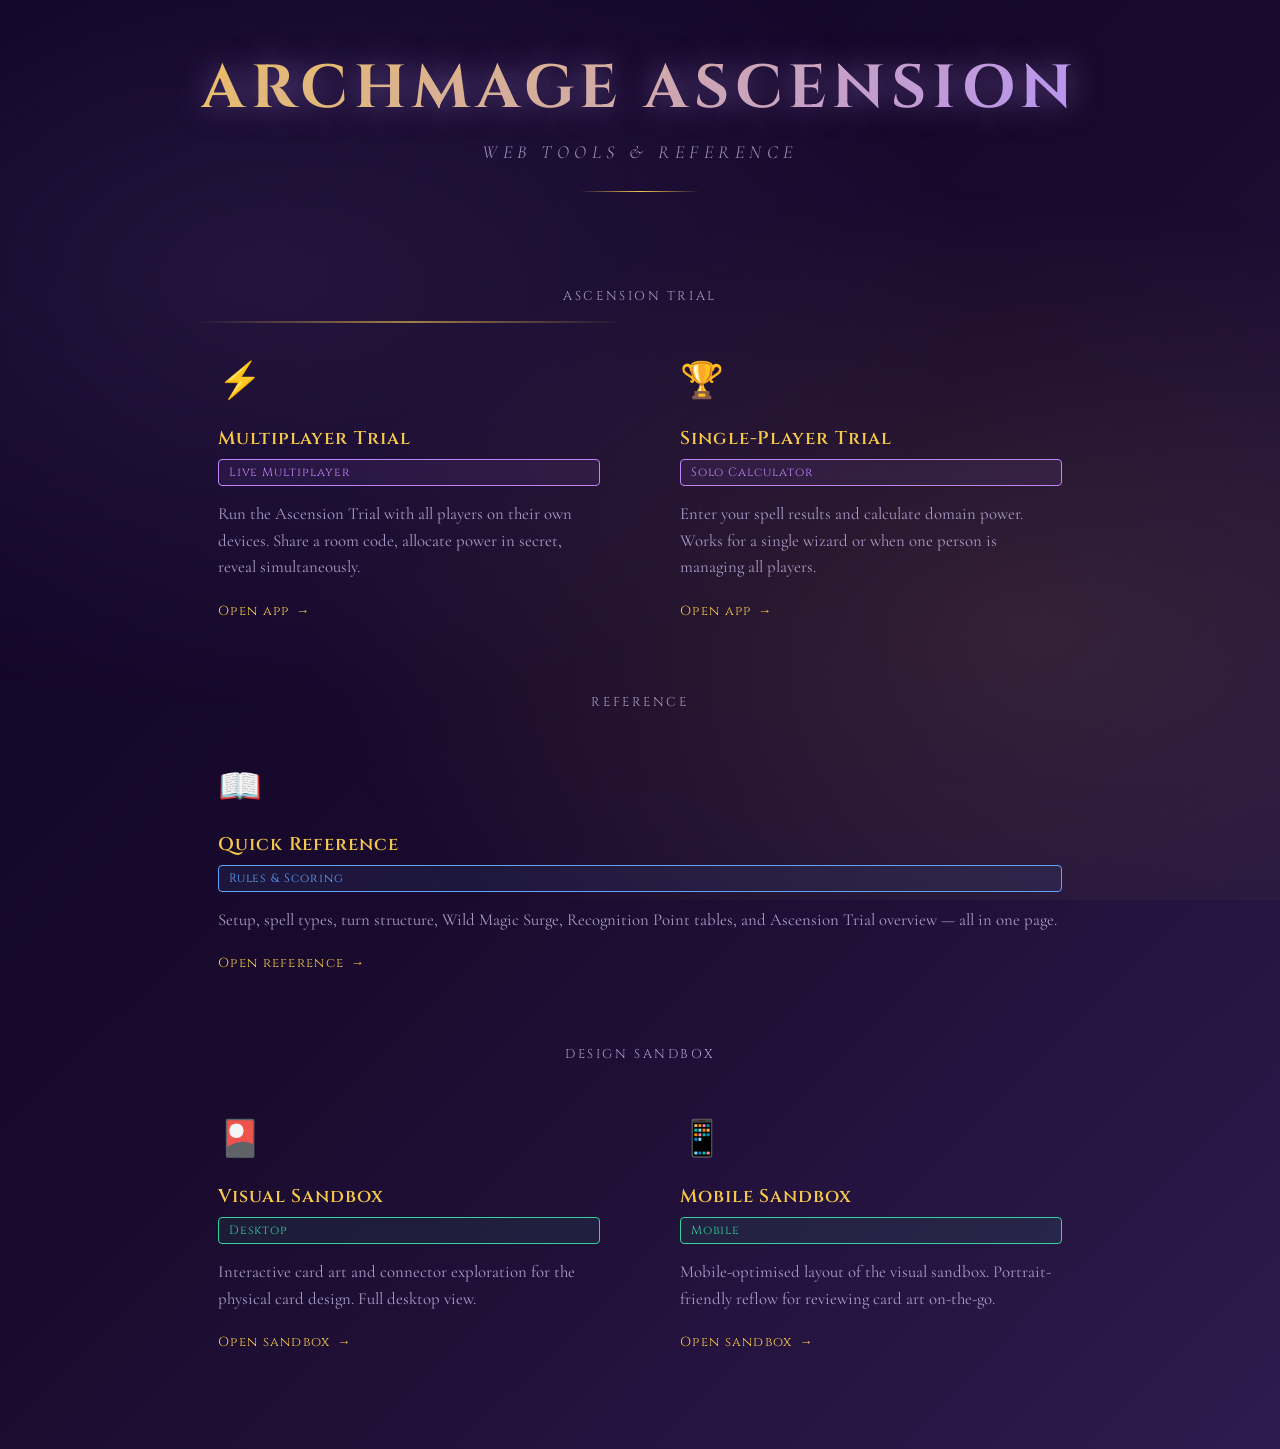
<file: index.html>
<!DOCTYPE html>
<html lang="en">
<head>
  <meta charset="UTF-8">
  <meta name="viewport" content="width=device-width, initial-scale=1.0">
  <title>Archmage Ascension</title>
  <link href="https://fonts.googleapis.com/css2?family=Cinzel:wght@400;600;700&family=Cormorant+Garamond:wght@300;400;500;600&display=swap" rel="stylesheet">
  <link rel="stylesheet" href="archmage-theme.css">
  <style>
    body {
      min-height: 100vh;
      display: flex;
      flex-direction: column;
      align-items: center;
      padding: 3rem 1.5rem 4rem;
    }

    .landing-header {
      text-align: center;
      margin-bottom: 3.5rem;
    }

    .landing-header h1 {
      font-size: clamp(2.2rem, 6vw, 3.8rem);
      margin-bottom: 0.5rem;
    }

    .landing-header .subtitle {
      font-size: 1.15rem;
      color: var(--text-dim);
      font-family: 'Cormorant Garamond', serif;
      font-style: italic;
    }

    .divider-line {
      width: 120px;
      height: 1px;
      background: linear-gradient(90deg, transparent, var(--gold), transparent);
      margin: 1.5rem auto 0;
    }

    .app-grid {
      display: grid;
      grid-template-columns: repeat(auto-fit, minmax(280px, 1fr));
      gap: 1.5rem;
      width: 100%;
      max-width: 900px;
    }

    .app-card {
      display: flex;
      flex-direction: column;
      background: var(--surface);
      border: 1px solid var(--border);
      border-radius: 12px;
      padding: 2rem 1.75rem;
      text-decoration: none;
      color: inherit;
      transition: transform 0.2s ease, border-color 0.2s ease, box-shadow 0.2s ease;
      position: relative;
      overflow: hidden;
    }

    .app-card::before {
      content: '';
      position: absolute;
      top: 0; left: 0; right: 0;
      height: 2px;
      background: linear-gradient(90deg, transparent, var(--gold), transparent);
      opacity: 0;
      transition: opacity 0.2s ease;
    }

    .app-card:hover {
      transform: translateY(-4px);
      border-color: rgba(246, 201, 74, 0.4);
      box-shadow: 0 12px 40px rgba(0,0,0,0.4), 0 0 30px rgba(246, 201, 74, 0.08);
    }

    .app-card:hover::before {
      opacity: 1;
    }

    .app-card.featured {
      border-color: rgba(246, 201, 74, 0.35);
      background: linear-gradient(135deg, rgba(246,201,74,0.06), var(--surface));
    }

    .app-card.featured::before {
      opacity: 0.6;
    }

    .app-icon {
      font-size: 2.2rem;
      margin-bottom: 1rem;
      display: block;
    }

    .app-card h2 {
      font-family: 'Cinzel', serif;
      font-size: 1.15rem;
      font-weight: 600;
      color: var(--gold);
      margin: 0 0 0.5rem;
      letter-spacing: 0.05em;
    }

    .app-card .tag {
      display: inline-block;
      font-size: 0.75rem;
      font-family: 'Cinzel', serif;
      letter-spacing: 0.08em;
      padding: 0.2rem 0.6rem;
      border-radius: 4px;
      margin-bottom: 0.9rem;
      border: 1px solid;
    }

    .tag-trial {
      color: #c084fc;
      border-color: rgba(192, 132, 252, 0.4);
      background: rgba(192, 132, 252, 0.08);
    }

    .tag-reference {
      color: #60a5fa;
      border-color: rgba(96, 165, 250, 0.4);
      background: rgba(96, 165, 250, 0.08);
    }

    .tag-sandbox {
      color: #34d399;
      border-color: rgba(52, 211, 153, 0.4);
      background: rgba(52, 211, 153, 0.08);
    }

    .app-card p {
      font-family: 'Cormorant Garamond', serif;
      font-size: 1.05rem;
      color: var(--text-dim);
      line-height: 1.6;
      margin: 0;
      flex: 1;
    }

    .app-card .cta {
      margin-top: 1.25rem;
      font-family: 'Cinzel', serif;
      font-size: 0.82rem;
      letter-spacing: 0.1em;
      color: var(--gold);
      display: flex;
      align-items: center;
      gap: 0.4rem;
    }

    .app-card .cta::after {
      content: '→';
      transition: transform 0.2s ease;
    }

    .app-card:hover .cta::after {
      transform: translateX(4px);
    }

    .section-label {
      width: 100%;
      max-width: 900px;
      font-family: 'Cinzel', serif;
      font-size: 0.8rem;
      letter-spacing: 0.2em;
      color: var(--text-dim);
      text-transform: uppercase;
      margin: 2.5rem 0 1rem;
      display: flex;
      align-items: center;
      gap: 1rem;
    }

    .section-label::before,
    .section-label::after {
      content: '';
      flex: 1;
      height: 1px;
      background: var(--border);
    }

    @media (max-width: 520px) {
      body { padding: 2rem 1rem 3rem; }
      .landing-header { margin-bottom: 2rem; }
      .app-grid { gap: 1rem; }
    }
  </style>
</head>
<body>
  <header class="landing-header">
    <h1>ARCHMAGE ASCENSION</h1>
    <p class="subtitle">Web Tools &amp; Reference</p>
    <div class="divider-line"></div>
  </header>

  <div class="section-label">Ascension Trial</div>

  <div class="app-grid">
    <a href="trials-multiplayer.html" class="app-card featured">
      <span class="app-icon">⚡</span>
      <h2>Multiplayer Trial</h2>
      <span class="tag tag-trial">Live Multiplayer</span>
      <p>Run the Ascension Trial with all players on their own devices. Share a room code, allocate power in secret, reveal simultaneously.</p>
      <span class="cta">Open app</span>
    </a>

    <a href="trials.html" class="app-card">
      <span class="app-icon">🏆</span>
      <h2>Single-Player Trial</h2>
      <span class="tag tag-trial">Solo Calculator</span>
      <p>Enter your spell results and calculate domain power. Works for a single wizard or when one person is managing all players.</p>
      <span class="cta">Open app</span>
    </a>
  </div>

  <div class="section-label">Reference</div>

  <div class="app-grid" style="max-width: 900px;">
    <a href="archmage-reference.html" class="app-card">
      <span class="app-icon">📖</span>
      <h2>Quick Reference</h2>
      <span class="tag tag-reference">Rules &amp; Scoring</span>
      <p>Setup, spell types, turn structure, Wild Magic Surge, Recognition Point tables, and Ascension Trial overview — all in one page.</p>
      <span class="cta">Open reference</span>
    </a>
  </div>

  <div class="section-label">Design Sandbox</div>

  <div class="app-grid">
    <a href="playtable.html" class="app-card">
      <span class="app-icon">🎴</span>
      <h2>Visual Sandbox</h2>
      <span class="tag tag-sandbox">Desktop</span>
      <p>Interactive card art and connector exploration for the physical card design. Full desktop view.</p>
      <span class="cta">Open sandbox</span>
    </a>

    <a href="playtable-mobile.html" class="app-card">
      <span class="app-icon">📱</span>
      <h2>Mobile Sandbox</h2>
      <span class="tag tag-sandbox">Mobile</span>
      <p>Mobile-optimised layout of the visual sandbox. Portrait-friendly reflow for reviewing card art on-the-go.</p>
      <span class="cta">Open sandbox</span>
    </a>
  </div>
</body>
</html>
</file>
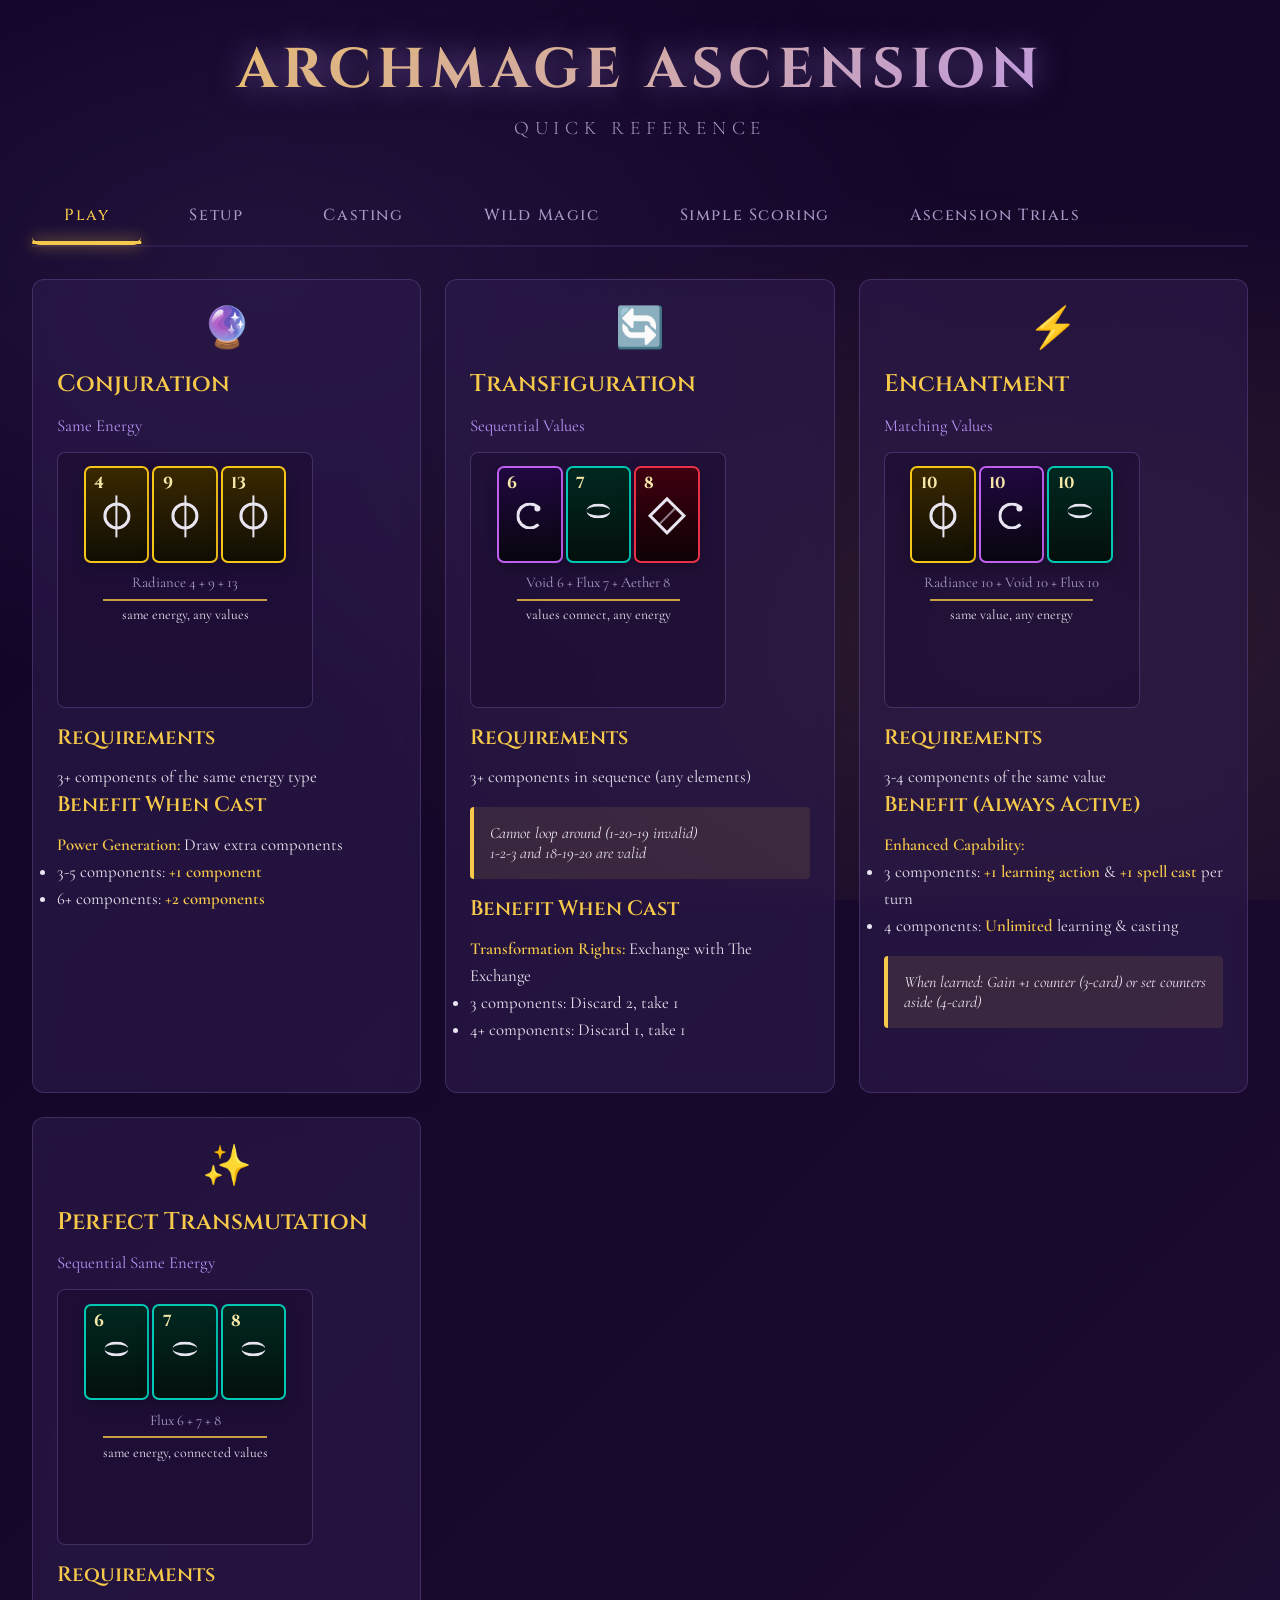
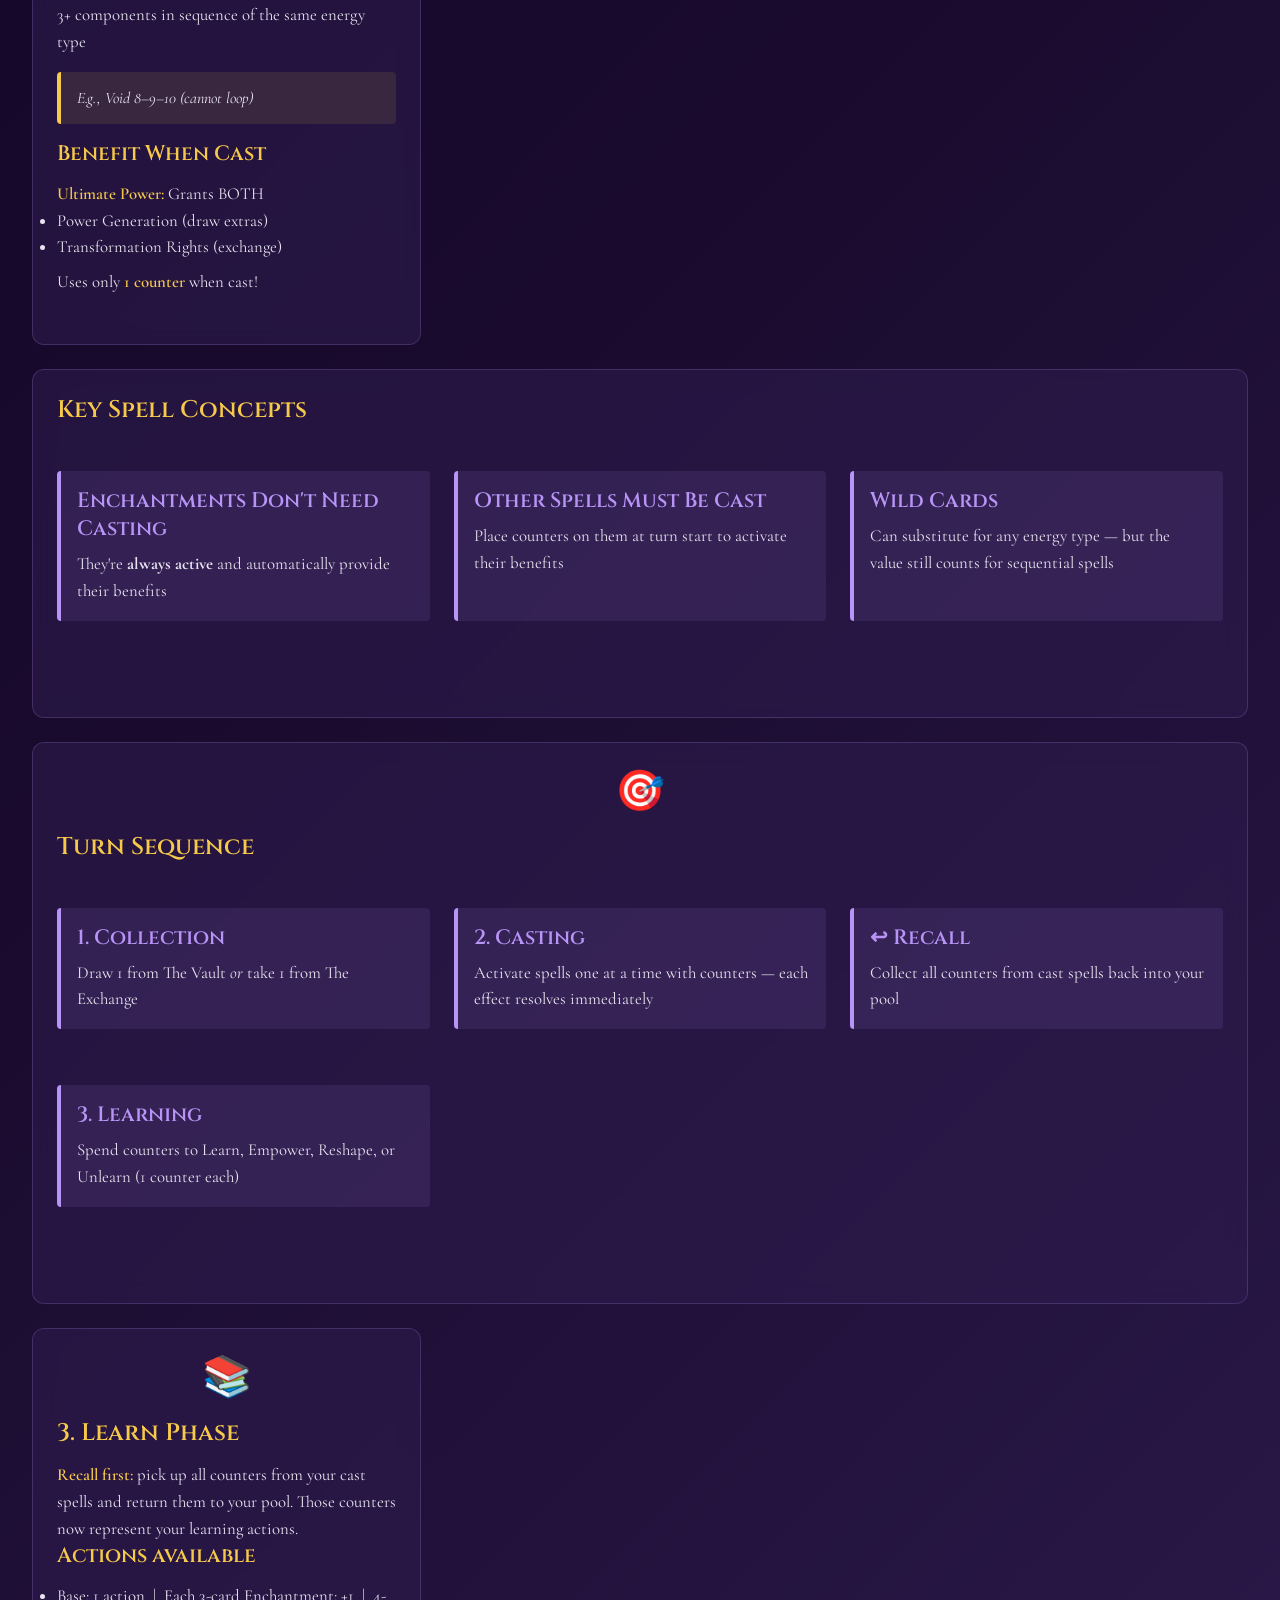
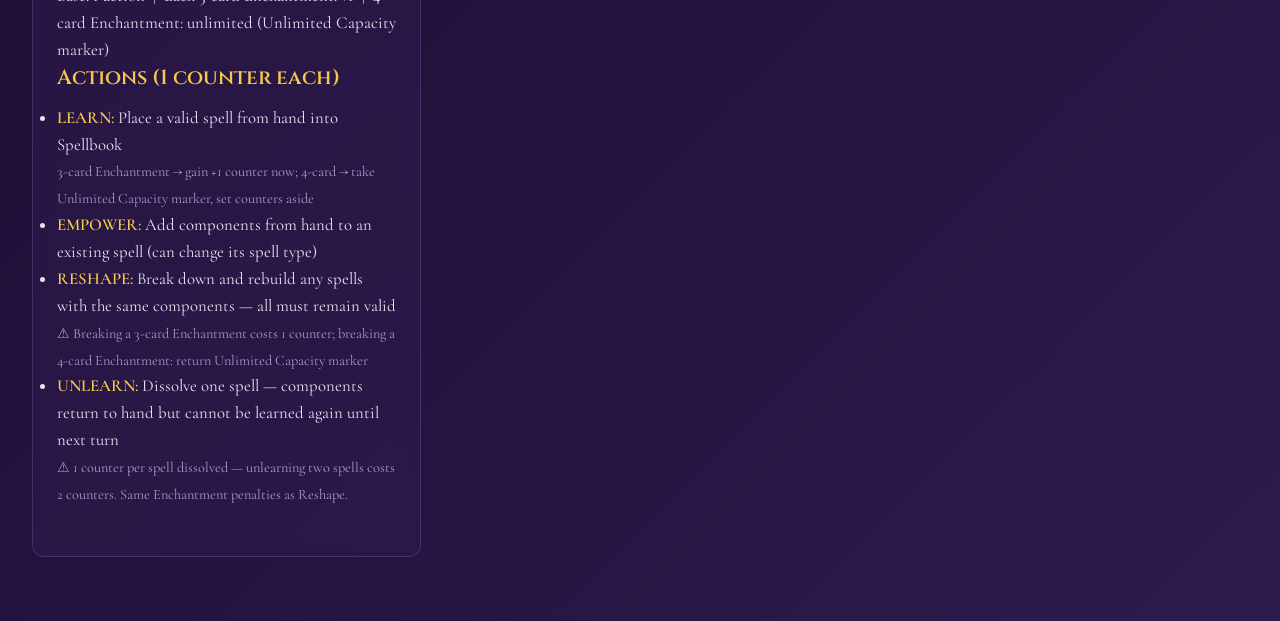
<file: archmage-reference.html>
﻿<!DOCTYPE html>
<html lang="en">
<head>
    <meta charset="UTF-8">
    <meta name="viewport" content="width=device-width, initial-scale=1.0">
    <title>Archmage Ascension - Quick Reference</title>
    <link href="https://fonts.googleapis.com/css2?family=Cinzel:wght@400;600;700&family=Cormorant+Garamond:wght@300;400;500;600&display=swap" rel="stylesheet">
    <link rel="stylesheet" href="archmage-theme.css">
    <style>
        .spell-entry-header {
            display: flex;
            align-items: flex-start;
            justify-content: space-between;
            gap: 1rem;
        }

        .spell-combo-example {
            flex: 0 1 16rem;
            width: min(16rem, 100%);
            max-width: 100%;
            margin: 0.75rem 0 1rem;
            padding: 0.85rem;
            background: rgba(26, 11, 46, 0.5);
            border: 1px solid rgba(183, 148, 246, 0.24);
            border-radius: 8px;
        }

        .spell-combo-cards {
            display: flex;
            gap: 0.18rem;
            justify-content: center;
            min-width: 0;
        }

        .spell-mini-card {
            width: clamp(3.35rem, 7vw, 4.1rem);
            aspect-ratio: 64 / 94;
            position: relative;
            flex: 0 1 4.1rem;
            border: 2px solid currentColor;
            border-radius: 7px;
            background: linear-gradient(180deg, var(--mini-bg-1), var(--mini-bg-2));
            box-shadow: 0 0.35rem 0.85rem rgba(0, 0, 0, 0.26);
            color: var(--mini-bright);
        }

        .spell-mini-value {
            position: absolute;
            top: 0.45rem;
            left: 0.52rem;
            font-family: 'Cinzel', serif;
            font-size: 1rem;
            font-weight: 700;
            line-height: 1;
            color: #f7e7a8;
        }

        .spell-mini-symbol {
            position: absolute;
            left: 50%;
            top: 52%;
            width: 1.7rem;
            height: 1.7rem;
            transform: translate(-50%, -50%);
        }

        .spell-mini-symbol::before,
        .spell-mini-symbol::after {
            content: '';
            position: absolute;
            inset: 0;
        }

        .spell-mini-symbol.radiance::before {
            border: 3px solid currentColor;
            border-radius: 50%;
        }

        .spell-mini-symbol.radiance::after {
            left: 50%;
            top: -0.45rem;
            bottom: -0.45rem;
            width: 2px;
            transform: translateX(-50%);
            background: currentColor;
        }

        .spell-mini-symbol.void::before {
            border: 3px solid currentColor;
            border-right-color: transparent;
            border-radius: 50%;
        }

        .spell-mini-symbol.void::after {
            width: 0.36rem;
            height: 0.36rem;
            left: 1.15rem;
            top: 0.18rem;
            border-radius: 50%;
            background: currentColor;
        }

        .spell-mini-symbol.flux::before,
        .spell-mini-symbol.flux::after {
            left: 0.08rem;
            right: 0.08rem;
            height: 0.8rem;
            border: 3px solid currentColor;
            border-left: 0;
            border-right: 0;
            border-radius: 50%;
        }

        .spell-mini-symbol.flux::before {
            top: 0.05rem;
            border-bottom: 0;
        }

        .spell-mini-symbol.flux::after {
            bottom: 0.05rem;
            border-top: 0;
        }

        .spell-mini-symbol.aether {
            transform: translate(-50%, -50%) rotate(45deg);
            border: 3px solid currentColor;
        }

        .spell-mini-symbol.aether::before {
            left: 50%;
            width: 2px;
            transform: translateX(-50%);
            background: currentColor;
            opacity: 0.55;
        }

        .spell-mini-card.radiance {
            --mini-bg-1: #3a2800;
            --mini-bg-2: #100e04;
            --mini-bright: #f5c518;
        }

        .spell-mini-card.void {
            --mini-bg-1: #200840;
            --mini-bg-2: #09060f;
            --mini-bright: #c060f0;
        }

        .spell-mini-card.flux {
            --mini-bg-1: #002820;
            --mini-bg-2: #04100d;
            --mini-bright: #00c8b4;
        }

        .spell-mini-card.aether {
            --mini-bg-1: #400010;
            --mini-bg-2: #0d0205;
            --mini-bright: #e8304a;
        }

        .spell-combo-caption {
            margin-top: 0.65rem;
            text-align: center;
            color: var(--text-dim);
            font-size: 0.92rem;
            line-height: 1.25;
        }

        .spell-combo-rule {
            display: block;
            width: 72%;
            height: 2px;
            margin: 0.45rem auto 0.35rem;
            background: var(--gold);
            opacity: 0.78;
        }

        .spell-combo-rule-text {
            display: block;
            color: var(--text);
            font-size: 0.86rem;
            line-height: 1.25;
        }

        @media (max-width: 620px) {
            .spell-entry-header {
                display: block;
            }

            .spell-combo-example {
                width: min(100%, 16rem);
                margin: 0.5rem 0 1rem;
            }
        }

        @media (max-width: 900px) {
            h1 {
                font-size: 1.55rem;
                letter-spacing: 0.02em;
            }

            .subtitle {
                font-size: 0.82rem;
                letter-spacing: 0.12em;
            }

            .tabs {
                gap: 0.35rem;
            }

            .tab {
                flex: 1 1 calc(50% - 0.35rem);
                padding: 0.6rem 0.45rem;
                font-size: 0.74rem;
                letter-spacing: 0.02em;
            }
        }

        @media (max-width: 420px) {
            .spell-combo-example {
                padding: 0.7rem;
            }

            .spell-mini-card {
                width: clamp(3rem, 22vw, 3.55rem);
            }
        }
    </style>
</head>
<body>
    <div class="container">
        <header>
            <h1>ARCHMAGE ASCENSION</h1>
            <div class="subtitle">Quick Reference</div>
        </header>

        <div class="tabs">
            <button class="tab active" onclick="showTab('spells')">Play</button>
            <button class="tab" onclick="showTab('setup')">Setup</button>
            <button class="tab" onclick="showTab('casting')">Casting</button>
            <button class="tab" onclick="showTab('wildmagic')">Wild Magic</button>
            <button class="tab" onclick="showTab('scoring')">Simple Scoring</button>
            <button class="tab" onclick="showTab('trials')">Ascension Trials</button>
        </div>

        <!-- SETUP TAB -->
        <div id="setup" class="tab-content">
            <div class="grid">
                <div class="card">
                    <div class="card-icon">🎴</div>
                    <h3>Deck Selection</h3>
                    <ul>
                        <li><span class="highlight">2–4 players:</span> Values 1–15 (62 cards)</li>
                        <li><span class="highlight">5–7 players:</span> Values 1–20 (84 cards)</li>
                    </ul>
                    <p style="margin-top: 1rem; font-size: 0.95rem; color: var(--text-dim);">4 energies × values + 2 or 4 wilds</p>
                </div>

                <div class="card">
                    <div class="card-icon">🃏</div>
                    <h3>Starting Components</h3>
                    <ul>
                        <li><span class="highlight">All players:</span> 7 cards each</li>
                        <li><span class="highlight">The Exchange:</span> 5 cards face-up</li>
                        <li><span class="highlight">The Vault:</span> Remaining cards face-down</li>
                        <li><span class="highlight">First player:</span> Determined randomly</li>
                    </ul>
                </div>

                <div class="card">
                    <div class="card-icon">⚡</div>
                    <h3>Initial Sacrifice</h3>
                    <p>Before the first turn begins:</p>
                    <div class="phase-box" style="margin-top: 1rem;">
                        <p><span class="highlight">Each player</span> simultaneously discards 1 component to Used Components</p>
                    </div>
                    <p style="margin-top: 1rem; font-size: 0.95rem; color: var(--text-dim);">This guarantees sufficient Wild Magic for final preparations</p>
                </div>

                <div class="card">
                    <div class="card-icon">🔮</div>
                    <h3>Starting Counters</h3>
                    <p>Each player takes <span class="highlight">1 counter</span></p>
                    <p style="margin-top: 1rem;">Counters represent your magical capacity for:</p>
                    <ul style="margin-top: 0.5rem;">
                        <li>Casting spells</li>
                        <li>Taking learning actions</li>
                    </ul>
                </div>

                <div class="card wide-card">
                    <div class="card-icon">🌟</div>
                    <h3>The Four Elements</h3>
                    <div class="element-symbols">
                        <div class="element">
                            <span class="element-icon">♠</span>
                            <span><span class="highlight">Spades:</span> Radiance</span>
                        </div>
                        <div class="element">
                            <span class="element-icon">♥</span>
                            <span><span class="highlight">Hearts:</span> Void</span>
                        </div>
                        <div class="element">
                            <span class="element-icon">♦</span>
                            <span><span class="highlight">Diamonds:</span> Flux</span>
                        </div>
                        <div class="element">
                            <span class="element-icon">♣</span>
                            <span><span class="highlight">Clubs:</span> Aether</span>
                        </div>
                    </div>
                    <div class="note">
                        Each card is a <strong>magical component</strong>: Energy (suit) + Value (1–20)
                    </div>
                </div>
            </div>
        </div>

        <!-- PLAY TAB -->
        <div id="spells" class="tab-content active">
            <div class="grid">
                <div class="card">
                    <div class="card-icon">🔮</div>
                    <h3>Conjuration</h3>
                    <p><span class="accent-text">Same Energy</span></p>
                    <figure class="spell-combo-example" aria-label="Example Conjuration: Radiance 4, Radiance 9, and Radiance 13">
                        <div class="spell-combo-cards" aria-hidden="true">
                            <div class="spell-mini-card radiance"><span class="spell-mini-value">4</span><span class="spell-mini-symbol radiance"></span></div>
                            <div class="spell-mini-card radiance"><span class="spell-mini-value">9</span><span class="spell-mini-symbol radiance"></span></div>
                            <div class="spell-mini-card radiance"><span class="spell-mini-value">13</span><span class="spell-mini-symbol radiance"></span></div>
                        </div>
                        <figcaption class="spell-combo-caption">Radiance 4 + 9 + 13<span class="spell-combo-rule"></span><span class="spell-combo-rule-text">same energy, any values</span></figcaption>
                    </figure>
                    
                    <h4>Requirements</h4>
                    <p>3+ components of the same energy type</p>
                    
                    <h4>Benefit When Cast</h4>
                    <p><span class="highlight">Power Generation:</span> Draw extra components</p>
                    <ul>
                        <li>3-5 components: <span class="highlight">+1 component</span></li>
                        <li>6+ components: <span class="highlight">+2 components</span></li>
                    </ul>
                </div>

                <div class="card">
                    <div class="card-icon">🔄</div>
                    <h3>Transfiguration</h3>
                    <p><span class="accent-text">Sequential Values</span></p>
                    <figure class="spell-combo-example" aria-label="Example Transfiguration: Void 6, Flux 7, and Aether 8">
                        <div class="spell-combo-cards" aria-hidden="true">
                            <div class="spell-mini-card void"><span class="spell-mini-value">6</span><span class="spell-mini-symbol void"></span></div>
                            <div class="spell-mini-card flux"><span class="spell-mini-value">7</span><span class="spell-mini-symbol flux"></span></div>
                            <div class="spell-mini-card aether"><span class="spell-mini-value">8</span><span class="spell-mini-symbol aether"></span></div>
                        </div>
                        <figcaption class="spell-combo-caption">Void 6 + Flux 7 + Aether 8<span class="spell-combo-rule"></span><span class="spell-combo-rule-text">values connect, any energy</span></figcaption>
                    </figure>
                    
                    <h4>Requirements</h4>
                    <p>3+ components in sequence (any elements)</p>
                    <div class="note">
                        Cannot loop around (1-20-19 invalid)<br>
                        1-2-3 and 18-19-20 are valid
                    </div>
                    
                    <h4>Benefit When Cast</h4>
                    <p><span class="highlight">Transformation Rights:</span> Exchange with The Exchange</p>
                    <ul>
                        <li>3 components: Discard 2, take 1</li>
                        <li>4+ components: Discard 1, take 1</li>
                    </ul>
                </div>

                <div class="card">
                    <div class="card-icon">⚡</div>
                    <h3>Enchantment</h3>
                    <p><span class="accent-text">Matching Values</span></p>
                    <figure class="spell-combo-example" aria-label="Example Enchantment: Radiance 10, Void 10, and Flux 10">
                        <div class="spell-combo-cards" aria-hidden="true">
                            <div class="spell-mini-card radiance"><span class="spell-mini-value">10</span><span class="spell-mini-symbol radiance"></span></div>
                            <div class="spell-mini-card void"><span class="spell-mini-value">10</span><span class="spell-mini-symbol void"></span></div>
                            <div class="spell-mini-card flux"><span class="spell-mini-value">10</span><span class="spell-mini-symbol flux"></span></div>
                        </div>
                        <figcaption class="spell-combo-caption">Radiance 10 + Void 10 + Flux 10<span class="spell-combo-rule"></span><span class="spell-combo-rule-text">same value, any energy</span></figcaption>
                    </figure>
                    
                    <h4>Requirements</h4>
                    <p>3-4 components of the same value</p>
                    
                    <h4>Benefit (Always Active)</h4>
                    <p><span class="highlight">Enhanced Capability:</span></p>
                    <ul>
                        <li>3 components: <span class="highlight">+1 learning action</span> & <span class="highlight">+1 spell cast</span> per turn</li>
                        <li>4 components: <span class="highlight">Unlimited</span> learning & casting</li>
                    </ul>
                    <div class="note">
                        When learned: Gain +1 counter (3-card) or set counters aside (4-card)
                    </div>
                </div>

                <div class="card">
                    <div class="card-icon">✨</div>
                    <h3>Perfect Transmutation</h3>
                    <p><span class="accent-text">Sequential Same Energy</span></p>
                    <figure class="spell-combo-example" aria-label="Example Perfect Transmutation: Flux 6, Flux 7, and Flux 8">
                        <div class="spell-combo-cards" aria-hidden="true">
                            <div class="spell-mini-card flux"><span class="spell-mini-value">6</span><span class="spell-mini-symbol flux"></span></div>
                            <div class="spell-mini-card flux"><span class="spell-mini-value">7</span><span class="spell-mini-symbol flux"></span></div>
                            <div class="spell-mini-card flux"><span class="spell-mini-value">8</span><span class="spell-mini-symbol flux"></span></div>
                        </div>
                        <figcaption class="spell-combo-caption">Flux 6 + 7 + 8<span class="spell-combo-rule"></span><span class="spell-combo-rule-text">same energy, connected values</span></figcaption>
                    </figure>
                    
                    <h4>Requirements</h4>
                    <p>3+ components in sequence of the same energy type</p>
                    <div class="note">
                        E.g., Void 8–9–10 (cannot loop)
                    </div>
                    
                    <h4>Benefit When Cast</h4>
                    <p><span class="highlight">Ultimate Power:</span> Grants BOTH</p>
                    <ul>
                        <li>Power Generation (draw extras)</li>
                        <li>Transformation Rights (exchange)</li>
                    </ul>
                    <p style="margin-top: 0.5rem;">Uses only <span class="highlight">1 counter</span> when cast!</p>
                </div>

                <div class="card wide-card">
                    <h3>Key Spell Concepts</h3>
                    <div class="grid" style="margin-top: 1rem;">
                        <div class="phase-box">
                            <h4>Enchantments Don't Need Casting</h4>
                            <p>They're <strong>always active</strong> and automatically provide their benefits</p>
                        </div>
                        <div class="phase-box">
                            <h4>Other Spells Must Be Cast</h4>
                            <p>Place counters on them at turn start to activate their benefits</p>
                        </div>
                        <div class="phase-box">
                            <h4>Wild Cards</h4>
                            <p>Can substitute for any energy type — but the value still counts for sequential spells</p>
                        </div>
                    </div>
                </div>

                <div class="card wide-card">
                    <div class="card-icon">🎯</div>
                    <h3>Turn Sequence</h3>
                    <div class="grid" style="margin-top: 1rem;">
                        <div class="phase-box">
                            <h4>1. Collection</h4>
                            <p>Draw 1 from The Vault <em>or</em> take 1 from The Exchange</p>
                        </div>
                        <div class="phase-box">
                            <h4>2. Casting</h4>
                            <p>Activate spells one at a time with counters — each effect resolves immediately</p>
                        </div>
                        <div class="phase-box">
                            <h4>↩ Recall</h4>
                            <p>Collect all counters from cast spells back into your pool</p>
                        </div>
                        <div class="phase-box">
                            <h4>3. Learning</h4>
                            <p>Spend counters to Learn, Empower, Reshape, or Unlearn (1 counter each)</p>
                        </div>
                    </div>
                </div>

                <div class="card">
                    <div class="card-icon">📚</div>
                    <h3>3. Learn Phase</h3>

                    <p><span class="highlight">Recall first:</span> pick up all counters from your cast spells and return them to your pool. Those counters now represent your learning actions.</p>

                    <h4>Actions available</h4>
                    <ul>
                        <li>Base: 1 action &nbsp;|&nbsp; Each 3-card Enchantment: +1 &nbsp;|&nbsp; 4-card Enchantment: unlimited (Unlimited Capacity marker)</li>
                    </ul>

                    <h4>Actions (1 counter each)</h4>
                    <ul>
                        <li><span class="highlight">LEARN:</span> Place a valid spell from hand into Spellbook
                            <br><span style="font-size:0.9rem;color:var(--text-dim);">3-card Enchantment → gain +1 counter now; 4-card → take Unlimited Capacity marker, set counters aside</span></li>
                        <li><span class="highlight">EMPOWER:</span> Add components from hand to an existing spell (can change its spell type)</li>
                        <li><span class="highlight">RESHAPE:</span> Break down and rebuild any spells with the same components — all must remain valid
                            <br><span style="font-size:0.9rem;color:var(--text-dim);">⚠ Breaking a 3-card Enchantment costs 1 counter; breaking a 4-card Enchantment: return Unlimited Capacity marker</span></li>
                        <li><span class="highlight">UNLEARN:</span> Dissolve one spell — components return to hand but cannot be learned again until next turn
                            <br><span style="font-size:0.9rem;color:var(--text-dim);">⚠ 1 counter per spell dissolved — unlearning two spells costs 2 counters. Same Enchantment penalties as Reshape.</span></li>
                    </ul>
                </div>
            </div>
        </div>

        <!-- CASTING TAB -->
        <div id="casting" class="tab-content">
            <div class="grid">
                <div class="card wide-card">
                    <div class="card-icon">⚡</div>
                    <h3>Understanding Counters</h3>
                    <div class="grid" style="margin-top: 1rem;">
                        <div class="phase-box">
                            <h4>Casting Phase</h4>
                            <p>Counters represent <strong>spells you can cast</strong></p>
                            <p style="margin-top: 0.5rem;">Place them on spells to activate their benefits</p>
                        </div>
                        <div class="phase-box">
                            <h4>↩ Recall</h4>
                            <p>Pick up all counters from cast spells — return them to your pool</p>
                            <p style="margin-top: 0.5rem;">This is a named step, not just a rule to remember</p>
                        </div>
                        <div class="phase-box">
                            <h4>Learning Phase</h4>
                            <p>Same counters now represent <strong>learning actions available</strong></p>
                            <p style="margin-top: 0.5rem;">Use them to Learn/Empower/Reshape/Unlearn</p>
                        </div>
                    </div>
                </div>

                <div class="card">
                    <div class="card-icon">📥</div>
                    <h3>1. Collection Phase</h3>
                    
                    <h4>Choose one</h4>
                    <ul>
                        <li>Draw 1 from The Vault, OR</li>
                        <li>Take 1 from The Exchange (immediately replace from The Vault)</li>
                    </ul>

                    <div class="note" style="margin-top: 1rem;">
                        That's it — no extra draws here. Conjuration bonus draws happen during the Casting Phase when you cast the spell.
                    </div>
                </div>

                <div class="card">
                    <div class="card-icon">⚡</div>
                    <h3>2. Casting Phase</h3>

                    <p>Activate spells by placing <span class="highlight">1 counter per spell</span>. Effects resolve <strong>immediately</strong> — one spell at a time.</p>

                    <h4>Casting Conjuration</h4>
                    <ul>
                        <li>3–5 cards: draw <span class="highlight">+1</span> from The Vault</li>
                        <li>6+ cards: draw <span class="highlight">+2</span> from The Vault</li>
                    </ul>

                    <h4>Casting Transfiguration</h4>
                    <ul>
                        <li>3-card: discard 2 from hand → take 1 from Exchange</li>
                        <li>4+-card: discard 1 from hand → take 1 from Exchange</li>
                    </ul>
                    <p style="margin-top:0.5rem; font-size:0.9rem; color:var(--text-dim);">Discarded components go to Used Components. Replace Exchange card from Vault immediately.</p>

                    <div class="note" style="margin-top: 1rem;">
                        <strong>Can't resolve = can't cast.</strong> If you lack the cards to complete a Transfiguration exchange, you cannot cast that spell this turn.
                    </div>
                </div>

                <div class="card">
                    <div class="card-icon">🎲</div>
                    <h3>Counter Management</h3>
                    
                    <h4>Gaining Counters</h4>
                    <ul>
                        <li>Start: <span class="highlight">1 counter</span></li>
                        <li>Learn 3-component Enchantment: <span class="highlight">+1 counter</span></li>
                        <li>Learn 4-component Enchantment: <span class="highlight">Unlimited</span> — take Unlimited Capacity marker; set counters aside</li>
                    </ul>

                    <h4>Losing Counters</h4>
                    <ul>
                        <li>Break/Unlearn 3-card Enchantment: <span class="highlight">−1 counter</span></li>
                        <li>Break/Unlearn 4-card Enchantment: <span class="highlight">return Unlimited Capacity marker</span>; retrieve your counters</li>
                    </ul>

                    <div class="note" style="margin-top: 1rem;">
                        Keep your counters in front of you. The Unlimited Capacity marker replaces counter-tracking while in play.
                    </div>
                </div>

                <div class="card">
                    <div class="card-icon">🎯</div>
                    <h3>Strategic Casting</h3>
                    
                    <p>Example with 2 counters:</p>
                    <div class="phase-box" style="margin-top: 1rem;">
                        <p><strong>Option 1:</strong> Cast 2 Conjurations → Maximum gathering</p>
                        <p style="margin-top: 0.5rem;"><strong>Option 2:</strong> Cast 1 Conjuration + 1 Transfiguration → Gathering + transforming</p>
                    </div>
                    
                    <div class="note" style="margin-top: 1rem;">
                        <strong>Perfect Transmutation</strong> uses only 1 counter but grants both benefits!
                    </div>
                </div>

                <div class="card">
                    <div class="card-icon">💫</div>
                    <h3>Enchantments Special Rules</h3>
                    
                    <ul>
                        <li><span class="highlight">Always active</span> - no casting needed</li>
                        <li><span class="highlight">Don't use counters</span> for activation</li>
                        <li><span class="highlight">Automatically boost</span> your capacity</li>
                        <li><span class="highlight">Stack with each other</span></li>
                    </ul>
                    
                    <div class="note" style="margin-top: 1rem;">
                        3 three-component Enchantments = 4 total counters (1 base + 3 bonus)
                    </div>
                </div>
            </div>
        </div>

        <!-- WILD MAGIC TAB -->
        <div id="wildmagic" class="tab-content">
            <div class="grid">
                <div class="card wide-card">
                    <div class="card-icon">🌊</div>
                    <h3>Wild Magic Surge</h3>
                    
                    <h4>When It Happens</h4>
                    <p>The instant <span class="highlight">The Vault empties</span>, Wild Magic erupts!</p>
                    
                    <div class="note" style="margin-top: 1rem;">
                        <strong>Why the Initial Sacrifice matters:</strong> The component each player discarded at game start guarantees there will be sufficient Wild Magic for final preparations before the Ascension Trial.
                    </div>
                </div>

                <div class="card">
                    <div class="card-icon">🔀</div>
                    <h3>Creating Wild Magic Surge</h3>
                    
                    <h4>Setup</h4>
                    <ol>
                        <li>Shuffle <span class="highlight">The Exchange</span> together with <span class="highlight">Used Components</span></li>
                        <li>This forms the <span class="highlight">Wild Magic Surge</span> pile</li>
                        <li>Keep turn order as normal</li>
                    </ol>
                    
                    <div class="note" style="margin-top: 1rem;">
                        There is no Exchange during this phase
                    </div>
                </div>

                <div class="card">
                    <div class="card-icon">⚡</div>
                    <h3>Modified Turn Structure</h3>
                    
                    <h4>Before Turn: Choose Spells to Cast</h4>
                    <p>Place counters as normal, but benefits are limited (see below)</p>
                    
                    <h4>Collection Phase</h4>
                    <p>Draw <span class="highlight">exactly 1 component</span> from Wild Magic Surge</p>
                    <ul style="margin-top: 0.5rem;">
                        <li>Ignore base acquisition options</li>
                        <li>Ignore all Conjuration bonuses</li>
                    </ul>
                    
                    <h4>Casting Phase</h4>
                    <p><span class="highlight">No spell effects</span> — casting is suspended; The Vault and Exchange are gone</p>
                    
                    <h4>Learn Phase</h4>
                    <p><span class="highlight">Unchanged</span> - use learning actions normally</p>
                </div>

                <div class="card wide-card">
                    <div class="card-icon">⚠️</div>
                    <h3>Why Cast Spells Lose Effectiveness</h3>
                    <p>When Wild Magic erupts, the fundamental structure of magical reality destabilizes:</p>
                    <div class="grid" style="margin-top: 1rem;">
                        <div class="phase-box">
                            <h4>❌ Conjurations</h4>
                            <p><strong>No bonus draws</strong> - There are no stable elemental sources to draw from; all magic is chaotic and uncontrolled</p>
                        </div>
                        <div class="phase-box">
                            <h4>❌ Transfigurations</h4>
                            <p><strong>No transformations</strong> — The Exchange has collapsed; there's nowhere to perform careful exchanges</p>
                        </div>
                        <div class="phase-box">
                            <h4>✅ Enchantments</h4>
                            <p><strong>Still work!</strong> - As permanent self-enhancements, Enchantments continue to boost your learning capacity and casting ability even amid chaos</p>
                        </div>
                    </div>
                    
                    <div class="note" style="margin-top: 1rem;">
                        You can still cast spells during this phase (place counters on them if you wish), but only Enchantments provide their normal benefits. Conjurations and Transfigurations remain inert until the trial.
                    </div>
                </div>

                <div class="card">
                    <div class="card-icon">🏁</div>
                    <h3>Game End</h3>
                    
                    <p>When the <span class="highlight">Wild Magic Surge pile is depleted</span>, proceed immediately to your chosen end-game method:</p>
                    
                    <div class="phase-box" style="margin-top: 1rem;">
                        <h4>Option 1: Simple Scoring</h4>
                        <p>Tally Recognition Points from all spells</p>
                    </div>
                    
                    <div class="phase-box">
                        <h4>Option 2: The Ascension Trial (Recommended)</h4>
                        <p>Face six magical challenges to prove your mastery</p>
                    </div>
                </div>
            </div>
        </div>

        <!-- SIMPLE SCORING TAB -->
        <div id="scoring" class="tab-content">
            <div class="grid">
                <div class="card wide-card">
                    <div class="card-icon">📊</div>
                    <h3>Simple Evaluation</h3>
                    <p><span class="accent-text">For Casual/Quick Play</span></p>
                    
                    <p style="margin-top: 1rem;">This is a faster, less competitive scoring method suitable for casual play or when you want to avoid the strategic depth of the Ascension Trial.</p>
                    
                    <h4 style="margin-top: 1.5rem;">How to Win</h4>
                    <ol>
                        <li>Tally <span class="highlight">Recognition Points</span> from all spells in your Spellbook</li>
                        <li>Player with <span class="highlight">most Recognition Points wins</span></li>
                    </ol>
                    
                    <h4>Tiebreakers (in order)</h4>
                    <ol>
                        <li>Most spells</li>
                        <li>Most components in largest single spell</li>
                    </ol>
                </div>

                <div class="card wide-card">
                    <h3>Recognition Points by Spell Size</h3>
                    <p class="scroll-hint">Swipe sideways to see every spell type.</p>
                    <div class="table-scroll" tabindex="0" aria-label="Recognition points table, scroll sideways on small screens">
                    <table class="scoring-table">
                        <thead>
                            <tr>
                                <th>Size</th>
                                <th><button type="button" class="spell-ref-button" data-spell="Conjuration">Conjuration</button></th>
                                <th><button type="button" class="spell-ref-button" data-spell="Transfiguration">Transfiguration</button></th>
                                <th><button type="button" class="spell-ref-button" data-spell="Enchantment">Enchantment</button></th>
                                <th><button type="button" class="spell-ref-button" data-spell="Perfect Transmutation">Perfect Transmutation</button></th>
                            </tr>
                        </thead>
                        <tbody>
                            <tr><td>3</td><td>3</td><td>5</td><td>6</td><td>7</td></tr>
                            <tr><td>4</td><td>4</td><td>7</td><td>15</td><td>10</td></tr>
                            <tr><td>5</td><td>6</td><td>10</td><td>—</td><td>14</td></tr>
                            <tr><td>6</td><td>9</td><td>14</td><td>—</td><td>19</td></tr>
                            <tr><td>7</td><td>13</td><td>19</td><td>—</td><td>25</td></tr>
                            <tr><td>8</td><td>18</td><td>25</td><td>—</td><td>32</td></tr>
                            <tr><td>9</td><td>24</td><td>32</td><td>—</td><td>40</td></tr>
                            <tr><td>10</td><td>31</td><td>40</td><td>—</td><td>49</td></tr>
                            <tr><td>11</td><td>39</td><td>49</td><td>—</td><td>59</td></tr>
                            <tr><td>12</td><td>48</td><td>59</td><td>—</td><td>70</td></tr>
                        </tbody>
                    </table>
                    </div>
                </div>

                <div class="card">
                    <div class="card-icon">📝</div>
                    <h3>Score Calculator</h3>
                    <p><span class="accent-text">Build your Spellbook</span></p>

                    <div class="score-calculator" id="scoreCalculator">
                        <div class="score-rows" id="scoreRows" aria-live="polite"></div>

                        <div class="score-actions">
                            <button type="button" class="btn-secondary" id="addScoreRow">Add Spell</button>
                            <button type="button" class="btn-secondary" id="clearScoreRows">Clear</button>
                            <button type="button" class="btn-gold" id="exportScoreToTrials">Export to Trials</button>
                        </div>

                        <p class="score-export-status" id="scoreExportStatus" aria-live="polite"></p>

                        <div class="score-total-bar">
                            <span>Total Recognition</span>
                            <strong><span id="scoreTotal">0</span> points</strong>
                        </div>
                    </div>
                </div>

                <div class="card">
                    <div class="card-icon">&#128221;</div>
                    <h3>Scoring Example</h3>
                    
                    <h4>Your Spellbook</h4>
                    <ul>
                        <li>5-component <button type="button" class="spell-ref-button inline" data-spell="Conjuration">Conjuration</button> = <span class="highlight">6 points</span></li>
                        <li>4-component <button type="button" class="spell-ref-button inline" data-spell="Transfiguration">Transfiguration</button> = <span class="highlight">7 points</span></li>
                        <li>3-component <button type="button" class="spell-ref-button inline" data-spell="Enchantment">Enchantment</button> = <span class="highlight">6 points</span></li>
                        <li>6-component <button type="button" class="spell-ref-button inline" data-spell="Perfect Transmutation">Perfect Transmutation</button> = <span class="highlight">19 points</span></li>
                    </ul>
                    
                    <div class="phase-box" style="margin-top: 1rem;">
                        <h4>Total: 38 Recognition Points</h4>
                    </div>
                </div>

                <div class="card">
                    <div class="card-icon">💡</div>
                    <h3>Quick Tips</h3>
                    
                    <ul>
                        <li><button type="button" class="spell-ref-button inline" data-spell="Perfect Transmutation">Perfect Transmutations</button> score the highest per component</li>
                        <li><span class="highlight">4-component</span> <button type="button" class="spell-ref-button inline" data-spell="Enchantment">Enchantments</button> have a huge scoring spike (15 points)</li>
                        <li>Longer spells score <span class="highlight">exponentially better</span> than multiple short ones</li>
                        <li>A single 7-component spell often scores more than two 4-component spells</li>
                    </ul>
                </div>
            </div>
        </div>

        <div class="spell-popover-backdrop" id="spellPopover" hidden>
            <div class="spell-popover" role="dialog" aria-modal="true" aria-labelledby="spellPopoverTitle">
                <button type="button" class="spell-popover-close" aria-label="Close spell reference">&times;</button>
                <h3 id="spellPopoverTitle"></h3>
                <dl>
                    <dt>Combination</dt>
                    <dd id="spellPopoverCombination"></dd>
                    <dt>Action</dt>
                    <dd id="spellPopoverAction"></dd>
                </dl>
            </div>
        </div>

        <!-- ASCENSION TRIALS TAB -->
        <div id="trials" class="tab-content">
            <div class="grid">
                <div class="card wide-card">
                    <div class="card-icon">🏆</div>
                    <h3>The Ascension Trial</h3>
                    <p><span class="accent-text">Recommended End Game Method</span></p>
                    
                    <p style="margin-top: 1rem; font-size: 1.1rem;">A strategic, interactive finale that rewards how you built your magical power. The wizard who demonstrates the greatest mastery across six magical challenges becomes THE Archmage.</p>

                    <div class="phase-box" style="margin-top: 1rem;">
                        <h4>Strategy Primer: Building Toward the Trials</h4>
                        <p>From the first turn, your Spellbook is also quietly shaping your options in the Ascension Trial. Each spell you learn can strengthen a particular kind of power: elemental domains through Conjurations, transformation through Transfigurations, enchantment through Enchantments, and flexible pressure through Perfect Transmutations and some larger Enchantments.</p>
                        <p style="margin-top: 0.75rem;">A broad Spellbook gives you more ways to enter different trials and respond to what others might be building. A concentrated Spellbook can make one or two domains much harder to beat, but may leave you with fewer legal or efficient places to apply that strength.</p>
                        <p style="margin-top: 0.75rem;">Neither path is automatically better. As you build, keep asking: am I creating many possible trial entries, or am I making a smaller number of entries more commanding? The answer can change as the table reveals its ambitions.</p>
                    </div>
                    
                    <div style="text-align: center; margin: 2rem 0;">
                        <a href="trials.html" style="
                            display: inline-block;
                            padding: 1.5rem 3rem;
                            background: linear-gradient(135deg, var(--gold) 0%, var(--accent) 100%);
                            color: var(--primary);
                            text-decoration: none;
                            font-family: 'Cinzel', serif;
                            font-size: 1.3rem;
                            font-weight: 700;
                            letter-spacing: 0.1em;
                            border-radius: 8px;
                            box-shadow: 0 8px 32px rgba(246, 201, 74, 0.4);
                            transition: all 0.3s ease;
                        " onmouseover="this.style.transform='translateY(-4px)'; this.style.boxShadow='0 12px 40px rgba(246, 201, 74, 0.6)'" onmouseout="this.style.transform='translateY(0)'; this.style.boxShadow='0 8px 32px rgba(246, 201, 74, 0.4)'">
                            LAUNCH ASCENSION TRIAL ⚡
                        </a>
                    </div>
                    
                    <div class="note">
                        <strong>The trials.html app handles all calculations automatically</strong> - power domains, allocations, tie-breakers, and winner determination. Just enter your spells and make your strategic choices!
                    </div>
                </div>

                <div class="card">
                    <div class="card-icon">⚗️</div>
                    <h3>Overview</h3>
                    
                    <h4>The Process</h4>
                    <ol>
                        <li>Calculate <span class="highlight">Power</span> from each domain based on your spells</li>
                        <li>Secretly allocate Power to <span class="highlight">6 Trials</span></li>
                        <li>Reveal simultaneously</li>
                        <li>Highest legal power wins each Trial's Recognition Points</li>
                    </ol>
                </div>

                <div class="card">
                    <div class="card-icon">🔥</div>
                    <h3>Power Calculation</h3>
                    
                    <div class="formula">
                        3-4 components: Power = Length<br>
                        5-6 components: Power = Length × 1.5 (round normally)<br>
                        7+ components: Power = Length × 2.0
                    </div>
                    
                    <h4 style="margin-top: 1rem;">Examples</h4>
                    <table style="margin-top: 0.5rem;">
                        <tr><td>3 components</td><td>= 3 power</td></tr>
                        <tr><td>5 components</td><td>= 8 power (5 × 1.5 = 7.5 → 8)</td></tr>
                        <tr><td>7 components</td><td>= 14 power</td></tr>
                    </table>
                </div>

                <div class="card wide-card">
                    <div class="card-icon">💫</div>
                    <h3>Power Domains</h3>
                    <div class="grid" style="margin-top: 1rem;">
                        <div class="phase-box">
                            <h4>Energy Power</h4>
                            <p>Combined power from <span class="highlight">Conjurations</span> in each energy type</p>
                            <p style="margin-top: 0.5rem; font-size: 0.95rem; color: var(--text-dim);">Four separate domains (Radiance, Void, Flux, Aether)</p>
                        </div>
                        <div class="phase-box">
                            <h4>Transformation Power</h4>
                            <p>Total length of all <span class="highlight">Transfiguration</span> spells</p>
                            <p style="margin-top: 0.5rem; font-size: 0.95rem; color: var(--text-dim);">Perfect Transmutations count as Transfigurations</p>
                        </div>
                        <div class="phase-box">
                            <h4>Enchantment Power</h4>
                            <p>Total size of all <span class="highlight">Enchantments</span></p>
                            <p style="margin-top: 0.5rem; font-size: 0.95rem; color: var(--text-dim);">Sum of all Enchantment component counts</p>
                        </div>
                    </div>
                </div>

                <div class="card">
                    <div class="card-icon">✨</div>
                    <h3>Wild Magic Power</h3>
                    
                    <p>Bonus allocation flexibility:</p>
                    
                    <h4>Sources</h4>
                    <ul>
                        <li>Each Perfect Transmutation: <span class="highlight">+1 wild magic</span></li>
                        <li>Each 4-component Enchantment: <span class="highlight">+1 wild magic</span></li>
                    </ul>
                    
                    <h4>Rules</h4>
                    <ul>
                        <li>Only add to trials you're already attempting (with ≥1 normal power)</li>
                        <li>Doesn't count as a domain source</li>
                        <li>Affects total only (not tie-breakers)</li>
                    </ul>
                </div>

                <div class="card wide-card">
                    <div class="card-icon">🎯</div>
                    <h3>The Six Trials</h3>
                    <table>
                        <thead>
                            <tr>
                                <th>Trial</th>
                                <th>Requirements</th>
                                <th>What Winning Proves</th>
                            </tr>
                        </thead>
                        <tbody>
                            <tr>
                                <td><strong>Energy Purity</strong></td>
                                <td>Exactly one energy domain</td>
                                <td>Unmatched mastery of a single element</td>
                            </tr>
                            <tr>
                                <td><strong>Energy Harmony</strong></td>
                                <td>2+ different energy domains</td>
                                <td>Ability to harmonize multiple elements</td>
                            </tr>
                            <tr>
                                <td><strong>Transformation</strong></td>
                                <td>Transformation domain only</td>
                                <td>Superior transformation mastery</td>
                            </tr>
                            <tr>
                                <td><strong>Enchantment</strong></td>
                                <td>Enchantment domain only</td>
                                <td>Mastery of enduring enchantments</td>
                            </tr>
                            <tr>
                                <td><strong>Focused Power</strong></td>
                                <td>Exactly one domain (any type)</td>
                                <td>True mastery through specialization</td>
                            </tr>
                            <tr>
                                <td><strong>Universal Power</strong></td>
                                <td>2+ different domains (any mix)</td>
                                <td>Versatility needed to lead all wizards</td>
                            </tr>
                        </tbody>
                    </table>
                </div>

                <div class="card wide-card">
                    <h3>Recognition Points by Player Count</h3>
                    
                    <table style="margin-bottom: 1.5rem;">
                        <thead>
                            <tr>
                                <th>Trial</th>
                                <th>2p</th>
                                <th>3p</th>
                                <th>4p</th>
                                <th>5p</th>
                            </tr>
                        </thead>
                        <tbody>
                            <tr><td>Energy Purity</td><td>6</td><td>8</td><td>8</td><td>8</td></tr>
                            <tr><td>Energy Harmony</td><td>4</td><td>5</td><td>6</td><td>6</td></tr>
                            <tr><td>Transformation</td><td>7</td><td>9</td><td>9</td><td>9</td></tr>
                            <tr><td>Enchantment</td><td>4</td><td>5</td><td>6</td><td>6</td></tr>
                            <tr><td>Focused Power</td><td>6</td><td>7</td><td>7</td><td>7</td></tr>
                            <tr><td>Universal Power</td><td>3</td><td>4</td><td>5</td><td>5</td></tr>
                            <tr><td>Complete Mastery</td><td>—</td><td>—</td><td>—</td><td>6</td></tr>
                            <tr style="background: rgba(246, 201, 74, 0.1);">
                                <td><strong>Total Pool</strong></td>
                                <td><strong>30</strong></td>
                                <td><strong>38</strong></td>
                                <td><strong>41</strong></td>
                                <td><strong>47</strong></td>
                            </tr>
                        </tbody>
                    </table>

                    <div class="note">
                        <strong>6–7 Players:</strong> Both 1st and 2nd place score Recognition Points in each trial. Use the <a href="trials.html" style="color: var(--gold);">trials app</a> for complete 6–7 player scoring tables.
                    </div>
                </div>

                <div class="card">
                    <div class="card-icon">⚖️</div>
                    <h3>Tie-Breakers</h3>
                    
                    <p>When trials tie, resolve in order:</p>
                    
                    <ol style="margin-top: 1rem;">
                        <li><span class="highlight">Utilization:</span> Power used ÷ Total capacity of domains used</li>
                        <li><span class="highlight">Focus:</span> Power on this trial ÷ Total power across all domains</li>
                        <li><span class="highlight">Breadth:</span> More distinct sources (Harmony/Universal only)</li>
                        <li><span class="highlight">Shared Recognition:</span> Both players get full points</li>
                    </ol>
                </div>
            </div>
        </div>
    </div>

    <script>
        function showTab(tabName) {
            // Hide all tab contents
            const contents = document.querySelectorAll('.tab-content');
            contents.forEach(content => content.classList.remove('active'));
            
            // Remove active class from all tabs
            const tabs = document.querySelectorAll('.tab');
            tabs.forEach(tab => tab.classList.remove('active'));
            
            // Show selected tab content
            document.getElementById(tabName).classList.add('active');
            
            // Add active class to clicked tab
            event.target.classList.add('active');
        }

        function getSpellReference(spellName) {
            const spellCards = document.querySelectorAll('#spells .card');
            for (const card of spellCards) {
                const title = card.querySelector('h3');
                if (!title || title.textContent.trim() !== spellName) continue;

                const actionHeading = spellName === 'Enchantment' ? 'Benefit (Always Active)' : 'Benefit When Cast';

                return {
                    title: title.textContent.trim(),
                    combination: getTextAfterHeading(card, 'Requirements', false),
                    action: getTextAfterHeading(card, actionHeading, true)
                };
            }

            return null;
        }

        function getTextAfterHeading(card, headingText, includeListItems) {
            const headings = card.querySelectorAll('h4');
            for (const heading of headings) {
                if (heading.textContent.trim() !== headingText) continue;

                let node = heading.nextElementSibling;
                const parts = [];
                while (node && node.tagName !== 'H4') {
                    if (node.matches('p, .note')) {
                        parts.push(node.textContent.trim().replace(/\s+/g, ' '));
                    }

                    if (includeListItems && node.matches('ul')) {
                        node.querySelectorAll('li').forEach(function(item) {
                            parts.push(item.textContent.trim().replace(/\s+/g, ' '));
                        });
                    }

                    if (!includeListItems && parts.length) break;
                    node = node.nextElementSibling;
                }

                return parts.join(' ');
            }

            return '';
        }

        function openSpellPopover(spellName) {
            const reference = getSpellReference(spellName);
            if (!reference) return;

            document.getElementById('spellPopoverTitle').textContent = reference.title;
            document.getElementById('spellPopoverCombination').textContent = reference.combination;
            document.getElementById('spellPopoverAction').textContent = reference.action;
            document.getElementById('spellPopover').hidden = false;
        }

        function closeSpellPopover() {
            document.getElementById('spellPopover').hidden = true;
        }

        document.addEventListener('click', function(event) {
            const trigger = event.target.closest('.spell-ref-button');
            const popover = document.getElementById('spellPopover');

            if (trigger) {
                openSpellPopover(trigger.dataset.spell);
                return;
            }

            if (event.target.matches('.spell-popover-close') || event.target === popover) {
                closeSpellPopover();
            }
        });

        document.addEventListener('keydown', function(event) {
            if (event.key === 'Escape') {
                closeSpellPopover();
            }
        });

        const scoreCalculator = {
            rules: [],
            energies: [],
            rows: [],
            nextId: 1
        };

        function initScoreCalculator() {
            scoreCalculator.rules = readSimpleScoringRules();
            scoreCalculator.energies = readEnergyOptions();

            const addButton = document.getElementById('addScoreRow');
            const clearButton = document.getElementById('clearScoreRows');
            const exportButton = document.getElementById('exportScoreToTrials');
            const calculator = document.getElementById('scoreCalculator');
            const calculatorCard = calculator ? calculator.closest('.card') : null;

            if (!addButton || !clearButton || !exportButton || !calculatorCard || !scoreCalculator.rules.length) return;

            calculatorCard.classList.add('wide-card');

            addButton.addEventListener('click', function() {
                addScoreRow();
            });

            clearButton.addEventListener('click', function() {
                scoreCalculator.rows = [];
                renderScoreRows();
                addScoreRow();
                setScoreExportStatus('');
            });

            exportButton.addEventListener('click', exportScoreToTrials);

            addScoreRow();
            runScoreCalculatorSelfTest();
        }

        function readSimpleScoringRules() {
            const table = document.querySelector('#scoring .scoring-table');
            if (!table) return [];

            const spellNames = Array.from(document.querySelectorAll('#spells .card h3'))
                .map(function(heading) { return heading.textContent.trim(); });

            const spellHeaders = Array.from(table.querySelectorAll('thead th'))
                .slice(1)
                .map(function(header) {
                    return header.textContent.trim().replace(/\s+/g, ' ');
                });

            const rules = [];
            table.querySelectorAll('tbody tr').forEach(function(row) {
                const cells = Array.from(row.children);
                const size = parseInt(cells[0].textContent, 10);

                spellHeaders.forEach(function(spellName, index) {
                    if (!spellNames.includes(spellName)) return;

                    const points = parseInt(cells[index + 1].textContent, 10);
                    if (!Number.isFinite(points)) return;

                    rules.push({
                        spellName: spellName,
                        size: size,
                        points: points
                    });
                });
            });

            return rules;
        }

        function readEnergyOptions() {
            return Array.from(document.querySelectorAll('#setup .element')).map(function(element) {
                const symbol = element.querySelector('.element-icon')?.textContent.trim() || '';
                const label = element.textContent.trim().replace(/\s+/g, ' ');
                const match = label.match(/([^:]+):\s*(.+)$/);
                const suitName = match ? match[1].replace(symbol, '').trim() : label;
                const energyName = match ? match[2].trim() : label;

                return {
                    id: normalizeKey(energyName),
                    energyName: energyName,
                    suitName: suitName,
                    suitSymbol: symbol
                };
            }).filter(function(energy) {
                return energy.energyName && energy.suitName;
            });
        }

        function addScoreRow(initialSpellName, initialSize) {
            const spellName = initialSpellName || getScoreSpellNames()[0] || '';
            const size = initialSize || getSizesForSpell(spellName)[0] || '';

            scoreCalculator.rows.push({
                id: scoreCalculator.nextId++,
                spellName: spellName,
                size: size,
                energyId: getDefaultEnergyId(spellName)
            });

            renderScoreRows();
        }

        function renderScoreRows() {
            const rowsContainer = document.getElementById('scoreRows');
            if (!rowsContainer) return;

            rowsContainer.innerHTML = '';

            scoreCalculator.rows.forEach(function(row, index) {
                const rowElement = document.createElement('div');
                rowElement.className = 'score-row';
                rowElement.dataset.rowId = String(row.id);

                const spellLabel = document.createElement('label');
                spellLabel.className = 'score-field';
                spellLabel.innerHTML = '<span>Spell</span>';

                const spellSelect = document.createElement('select');
                spellSelect.className = 'score-spell-select';
                spellSelect.setAttribute('aria-label', 'Spell ' + (index + 1) + ' type');
                getScoreSpellNames().forEach(function(spellName) {
                    const option = document.createElement('option');
                    option.value = spellName;
                    option.textContent = spellName;
                    option.selected = spellName === row.spellName;
                    spellSelect.appendChild(option);
                });

                spellSelect.addEventListener('change', function() {
                    row.spellName = spellSelect.value;
                    row.size = getSizesForSpell(row.spellName)[0];
                    row.energyId = getDefaultEnergyId(row.spellName);
                    renderScoreRows();
                    setScoreExportStatus('');
                });

                spellLabel.appendChild(spellSelect);

                const sizeLabel = document.createElement('label');
                sizeLabel.className = 'score-field score-size-field';
                sizeLabel.innerHTML = '<span>Size</span>';

                const sizeSelect = document.createElement('select');
                sizeSelect.className = 'score-size-select';
                sizeSelect.setAttribute('aria-label', 'Spell ' + (index + 1) + ' component count');
                getSizesForSpell(row.spellName).forEach(function(size) {
                    const option = document.createElement('option');
                    option.value = String(size);
                    option.textContent = size + ' components';
                    option.selected = size === row.size;
                    sizeSelect.appendChild(option);
                });

                sizeSelect.addEventListener('change', function() {
                    row.size = parseInt(sizeSelect.value, 10);
                    updateScoreTotal();
                    updateScoreRowPoints(rowElement, row);
                    setScoreExportStatus('');
                });

                sizeLabel.appendChild(sizeSelect);

                const energyLabel = document.createElement('label');
                energyLabel.className = 'score-field score-energy-field';
                energyLabel.innerHTML = '<span>Energy</span>';

                if (spellNeedsEnergy(row.spellName)) {
                    if (!row.energyId) row.energyId = getDefaultEnergyId(row.spellName);

                    const energySelect = document.createElement('select');
                    energySelect.className = 'score-energy-select';
                    energySelect.setAttribute('aria-label', 'Spell ' + (index + 1) + ' energy');
                    scoreCalculator.energies.forEach(function(energy) {
                        const option = document.createElement('option');
                        option.value = energy.id;
                        option.textContent = energy.suitName + ' - ' + energy.energyName;
                        option.selected = energy.id === row.energyId;
                        energySelect.appendChild(option);
                    });

                    energySelect.addEventListener('change', function() {
                        row.energyId = energySelect.value;
                        setScoreExportStatus('');
                    });

                    energyLabel.appendChild(energySelect);
                } else {
                    row.energyId = '';

                    const energyValue = document.createElement('div');
                    energyValue.className = 'score-energy-none';
                    energyValue.textContent = 'Any';
                    energyLabel.appendChild(energyValue);
                }

                const pointsElement = document.createElement('div');
                pointsElement.className = 'score-row-points';
                pointsElement.setAttribute('aria-label', 'Spell ' + (index + 1) + ' points');

                const removeButton = document.createElement('button');
                removeButton.type = 'button';
                removeButton.className = 'score-remove';
                removeButton.setAttribute('aria-label', 'Remove spell ' + (index + 1));
                removeButton.innerHTML = '&times;';
                removeButton.addEventListener('click', function() {
                    scoreCalculator.rows = scoreCalculator.rows.filter(function(candidate) {
                        return candidate.id !== row.id;
                    });

                    if (!scoreCalculator.rows.length) {
                        addScoreRow();
                        return;
                    }

                    renderScoreRows();
                    setScoreExportStatus('');
                });

                rowElement.appendChild(spellLabel);
                rowElement.appendChild(sizeLabel);
                rowElement.appendChild(energyLabel);
                rowElement.appendChild(pointsElement);
                rowElement.appendChild(removeButton);
                rowsContainer.appendChild(rowElement);

                updateScoreRowPoints(rowElement, row);
            });

            updateScoreTotal();
        }

        function updateScoreRowPoints(rowElement, row) {
            const pointsElement = rowElement.querySelector('.score-row-points');
            const points = getPointsForSpell(row.spellName, row.size);

            pointsElement.innerHTML = '<strong>' + points + '</strong><span>points</span>';
        }

        function updateScoreTotal() {
            const totalElement = document.getElementById('scoreTotal');
            if (!totalElement) return;

            totalElement.textContent = String(getScoreTotal(scoreCalculator.rows));
        }

        function getScoreSpellNames() {
            return Array.from(new Set(scoreCalculator.rules.map(function(rule) {
                return rule.spellName;
            })));
        }

        function getSizesForSpell(spellName) {
            return scoreCalculator.rules
                .filter(function(rule) { return rule.spellName === spellName; })
                .map(function(rule) { return rule.size; });
        }

        function getPointsForSpell(spellName, size) {
            const rule = scoreCalculator.rules.find(function(candidate) {
                return candidate.spellName === spellName && candidate.size === size;
            });

            return rule ? rule.points : 0;
        }

        function spellNeedsEnergy(spellName) {
            return spellName === 'Conjuration' || spellName === 'Perfect Transmutation';
        }

        function getDefaultEnergyId(spellName) {
            return spellNeedsEnergy(spellName) && scoreCalculator.energies[0] ? scoreCalculator.energies[0].id : '';
        }

        function getEnergyById(energyId) {
            return scoreCalculator.energies.find(function(energy) {
                return energy.id === energyId;
            }) || null;
        }

        function normalizeKey(value) {
            return String(value || '').toLowerCase().replace(/[^a-z0-9]+/g, '');
        }

        function getScoreTotal(rows) {
            return rows.reduce(function(total, row) {
                return total + getPointsForSpell(row.spellName, row.size);
            }, 0);
        }

        function exportScoreToTrials() {
            const spells = scoreCalculator.rows.map(function(row) {
                const energy = spellNeedsEnergy(row.spellName) ? getEnergyById(row.energyId) : null;

                return {
                    spellName: row.spellName,
                    size: row.size,
                    points: getPointsForSpell(row.spellName, row.size),
                    energyId: energy ? energy.id : '',
                    energyName: energy ? energy.energyName : '',
                    suitName: energy ? energy.suitName : '',
                    suitSymbol: energy ? energy.suitSymbol : ''
                };
            });

            const payload = {
                source: 'archmage-reference',
                version: 1,
                scoring: 'simple',
                total: getScoreTotal(scoreCalculator.rows),
                spells: spells
            };

            const serialized = encodeURIComponent(JSON.stringify(payload));
            try {
                localStorage.setItem('archmageTrialsSpellbook', JSON.stringify(payload));
            } catch (error) {
                console.warn('Could not write exported spellbook to localStorage.', error);
            }
            setScoreExportStatus('Spellbook exported for a future Trials import.');
            window.location.href = 'trials-multiplayer.html#trialsSpellbook=' + serialized;
        }

        function setScoreExportStatus(message) {
            const status = document.getElementById('scoreExportStatus');
            if (status) status.textContent = message;
        }

        function runScoreCalculatorSelfTest() {
            const cases = [
                {
                    name: 'Reference example',
                    // 5 Conjuration (6) + 4 Transfiguration (7) + 3 Enchantment (6) + 6 Perfect Transmutation (19) = 38
                    rows: [
                        { spellName: 'Conjuration', size: 5 },
                        { spellName: 'Transfiguration', size: 4 },
                        { spellName: 'Enchantment', size: 3 },
                        { spellName: 'Perfect Transmutation', size: 6 }
                    ],
                    expected: 38
                },
                {
                    name: 'Enchantment spike',
                    // 3 Conjuration (3) + 4 Conjuration (4) + 4 Enchantment (15) = 22
                    rows: [
                        { spellName: 'Conjuration', size: 3 },
                        { spellName: 'Conjuration', size: 4 },
                        { spellName: 'Enchantment', size: 4 }
                    ],
                    expected: 22
                },
                {
                    name: 'Large spellbook',
                    // 12 Perfect Transmutation (70) + 12 Transfiguration (59) + 3 Enchantment (6) + 10 Conjuration (31) = 166
                    rows: [
                        { spellName: 'Perfect Transmutation', size: 12 },
                        { spellName: 'Transfiguration', size: 12 },
                        { spellName: 'Enchantment', size: 3 },
                        { spellName: 'Conjuration', size: 10 }
                    ],
                    expected: 166
                }
            ];

            cases.forEach(function(testCase) {
                const actual = getScoreTotal(testCase.rows);
                if (actual !== testCase.expected) {
                    console.warn('Score calculator self-test failed:', testCase.name, actual, testCase.expected);
                }
            });
        }

        document.addEventListener('DOMContentLoaded', initScoreCalculator);
    </script>
</body>
</html>
</file>
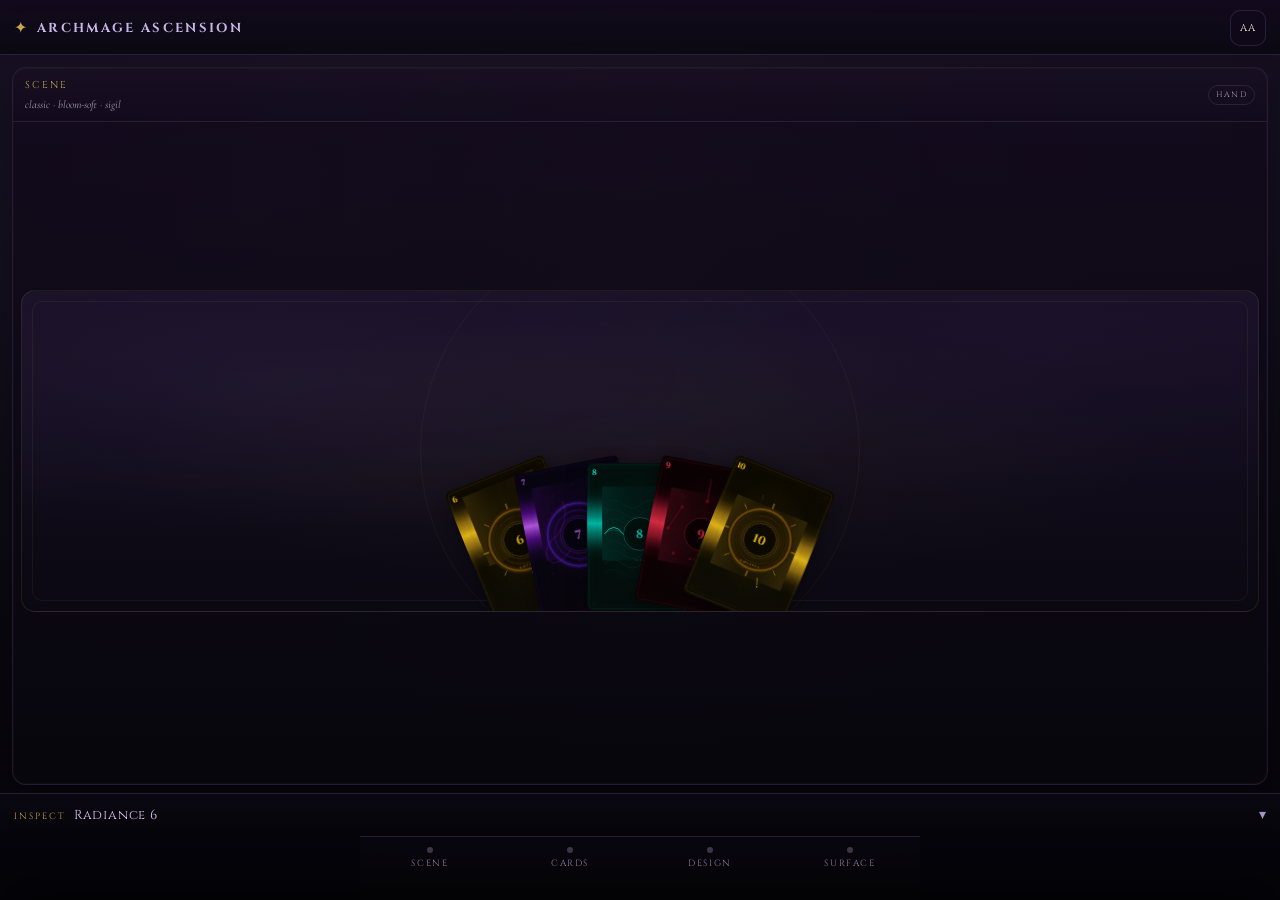
<file: playtable-mobile.html>
<!DOCTYPE html>
<html lang="en">
<head>
<meta charset="UTF-8"/>
<meta name="viewport" content="width=device-width,initial-scale=1,viewport-fit=cover"/>
<meta name="theme-color" content="#0a0810"/>
<title>Archmage Ascension — Mobile Sandbox</title>
<link rel="preconnect" href="https://fonts.googleapis.com">
<link rel="preconnect" href="https://fonts.gstatic.com" crossorigin>
<link href="https://fonts.googleapis.com/css2?family=Cinzel:wght@400;600;700;900&family=Cormorant+Garamond:ital,wght@0,400;0,600;1,400;1,600&display=swap" rel="stylesheet">
<link rel="stylesheet" href="lib/tokens.css">
<style>
  /* =========================================================================
     Archmage Ascension — Mobile portrait reflow of playtable.html
     All engine logic (cards, connectors, art) reused unchanged. Only the
     shell chrome / layout is reflowed.
     ========================================================================= */

  *, *::before, *::after { box-sizing: border-box; }

  html, body {
    margin:0; padding:0;
    min-height:100%;
    -webkit-text-size-adjust:100%;
    -webkit-tap-highlight-color: transparent;
  }
  body {
    background: var(--page-bg);
    color: var(--page-text);
    overflow-x:hidden;
    font-family: var(--font-body);
  }

  /* Surfaces (copied from desktop) */
  body {
    --surface-stage-bg:
      radial-gradient(ellipse at 50% 50%, rgba(200,168,74,.035) 0%, transparent 58%),
      linear-gradient(180deg, rgba(255,255,255,.012), rgba(255,255,255,0));
    --surface-stage-border: rgba(200,168,74,.08);
    --surface-stage-etch: rgba(200,168,74,.06);
    --surface-stage-ring: rgba(200,168,74,.05);
  }
  body[data-surface="velvet"] {
    background:
      radial-gradient(ellipse at 50% 34%, rgba(200,168,74,.06) 0%, rgba(200,168,74,.02) 22%, transparent 56%),
      radial-gradient(ellipse at 18% 22%, rgba(122,96,168,.08) 0%, transparent 48%),
      radial-gradient(ellipse at 84% 18%, rgba(88,62,126,.08) 0%, transparent 42%),
      linear-gradient(180deg, #120d1c 0%, #0a0810 58%, #05040a 100%);
    --surface-stage-bg:
      radial-gradient(ellipse at 50% 50%, rgba(200,168,74,.045) 0%, transparent 60%),
      radial-gradient(ellipse at 20% 28%, rgba(122,96,168,.10) 0%, transparent 46%),
      radial-gradient(ellipse at 82% 20%, rgba(88,62,126,.08) 0%, transparent 40%),
      linear-gradient(180deg, rgba(27,18,42,.76), rgba(11,9,18,.82));
    --surface-stage-border: rgba(200,168,74,.12);
    --surface-stage-etch: rgba(200,168,74,.08);
    --surface-stage-ring: rgba(200,168,74,.06);
  }
  body[data-surface="obsidian"] {
    background:
      radial-gradient(circle at 50% 35%, rgba(255,255,255,.025) 0%, transparent 28%),
      linear-gradient(180deg, #101014 0%, #06060a 100%);
    --surface-stage-bg:
      radial-gradient(circle at 50% 36%, rgba(255,255,255,.03) 0%, transparent 26%),
      linear-gradient(180deg, rgba(23,23,29,.78), rgba(9,9,13,.88));
    --surface-stage-border: rgba(170,170,190,.10);
    --surface-stage-etch: rgba(170,170,190,.07);
    --surface-stage-ring: rgba(255,255,255,.05);
  }
  body[data-surface="wood"] {
    background:
      repeating-linear-gradient(90deg, rgba(48,28,14,.34) 0 34px, rgba(28,16,8,.34) 34px 68px),
      linear-gradient(180deg, #2a1b12 0%, #170f0a 100%);
    --surface-stage-bg:
      repeating-linear-gradient(90deg, rgba(82,52,28,.28) 0 32px, rgba(58,34,18,.28) 32px 64px),
      linear-gradient(180deg, rgba(60,39,24,.78), rgba(26,17,10,.86));
    --surface-stage-border: rgba(212,182,122,.14);
    --surface-stage-etch: rgba(212,182,122,.10);
    --surface-stage-ring: rgba(232,202,142,.07);
  }
  body[data-surface="parchment"] {
    background:
      radial-gradient(circle at 30% 20%, rgba(255,255,255,.04) 0%, transparent 24%),
      radial-gradient(circle at 68% 76%, rgba(0,0,0,.04) 0%, transparent 26%),
      linear-gradient(180deg, #1a1512 0%, #0f0c0a 100%);
    --surface-stage-bg:
      radial-gradient(circle at 28% 24%, rgba(255,244,214,.05) 0%, transparent 24%),
      radial-gradient(circle at 70% 74%, rgba(0,0,0,.05) 0%, transparent 26%),
      linear-gradient(180deg, rgba(47,39,32,.76), rgba(19,16,14,.86));
    --surface-stage-border: rgba(230,214,174,.14);
    --surface-stage-etch: rgba(230,214,174,.10);
    --surface-stage-ring: rgba(255,244,214,.07);
  }

  /* ──────────────────────────────────────────────────────────────
     Mobile shell — single column, sticky top + bottom bars
     ────────────────────────────────────────────────────────────── */

  .shell-m {
    min-height: 100vh;
    min-height: 100dvh;
    display: flex;
    flex-direction: column;
    padding-bottom: calc(64px + env(safe-area-inset-bottom)); /* space for bottom tab bar */
  }

  .topbar-m {
    position: sticky;
    top: 0;
    z-index: 40;
    padding: 10px 14px 8px;
    padding-top: calc(10px + env(safe-area-inset-top));
    display:flex;
    justify-content:space-between;
    align-items:center;
    gap:10px;
    border-bottom:1px solid rgba(90,72,120,.35);
    background:linear-gradient(180deg, rgba(18,10,28,.96), rgba(10,8,16,.88));
    backdrop-filter: blur(8px);
    -webkit-backdrop-filter: blur(8px);
  }
  .brand-m { display:flex; gap:10px; align-items:center; min-width:0; }
  .brand-m .glyph { color:var(--gold); font-size:16px; line-height:1; }
  .brand-m .name {
    font-family:var(--font-display);
    font-weight:700;
    font-size:13px;
    letter-spacing:.18em;
    text-transform:uppercase;
    color:#c8b8e8;
    white-space:nowrap;
    overflow:hidden;
    text-overflow:ellipsis;
  }
  .header-actions { display:flex; gap:6px; flex-shrink:0; }
  .icon-btn {
    width:36px; height:36px;
    border-radius:10px;
    border:1px solid rgba(74,56,104,.48);
    background:rgba(18,10,28,.54);
    color:#efe7d2;
    font-family:var(--font-display);
    font-size:10px;
    letter-spacing:.10em;
    text-transform:uppercase;
    cursor:pointer;
    display:flex;
    align-items:center;
    justify-content:center;
    padding:0;
  }
  .icon-btn.active { border-color:var(--gold); background:rgba(200,168,74,.14); color:var(--gold); }

  /* Scene — fills remaining space */
  .scene-wrap-m {
    flex:1;
    min-height: 0;
    padding: 12px 12px 8px;
    display:flex;
    flex-direction:column;
  }

  .panel-m {
    flex:1;
    display:flex;
    flex-direction:column;
    min-height: 0;
    border:1px solid rgba(74,56,104,.38);
    border-radius:14px;
    background:linear-gradient(180deg, rgba(18,10,28,.78), rgba(8,7,14,.78));
    box-shadow:0 12px 28px rgba(0,0,0,.28), inset 0 0 0 1px rgba(200,168,74,.03);
    overflow:hidden;
  }
  .panel-head-m {
    display:flex;
    justify-content:space-between;
    align-items:center;
    gap:8px;
    padding:10px 12px 8px;
    border-bottom:1px solid rgba(74,56,104,.32);
    background:linear-gradient(180deg, rgba(255,255,255,.02), rgba(255,255,255,0));
  }
  .panel-title-m {
    font-family:var(--font-display);
    font-size:10px;
    letter-spacing:.20em;
    text-transform:uppercase;
    color:var(--gold);
  }
  .panel-sub-m {
    font-family:var(--font-body);
    font-style:italic;
    font-size:11px;
    color:var(--page-text-soft);
    margin-top:2px;
    max-width: 100%;
    overflow:hidden;
    text-overflow:ellipsis;
    white-space:nowrap;
  }
  .panel-tag-m {
    padding:3px 7px;
    border:1px solid rgba(90,72,120,.34);
    border-radius:999px;
    font-family:var(--font-display);
    font-size:8px;
    letter-spacing:.16em;
    text-transform:uppercase;
    color:var(--page-text-soft);
    flex-shrink:0;
  }

  .scene-body-m {
    flex:1;
    min-height: 280px;
    padding: 10px 8px 14px;
    display:flex;
    justify-content:center;
    align-items:center;
    position:relative;
    overflow:auto;
  }
  .scene-stage-m {
    width:100%;
    min-height: 260px;
    border-radius:14px;
    border:1px solid var(--surface-stage-border);
    background: var(--surface-stage-bg);
    display:flex;
    justify-content:center;
    align-items:center;
    position:relative;
    overflow:hidden;
  }
  .stage-etch {
    position:absolute;
    inset:10px;
    border:1px solid var(--surface-stage-etch);
    border-radius:10px;
    pointer-events:none;
  }
  .stage-ring {
    position:absolute;
    width:min(440px, 78vw);
    aspect-ratio:1;
    border-radius:50%;
    border:1px solid var(--surface-stage-ring);
    pointer-events:none;
  }

  /* Scene content (reflowed for narrow viewport) */
  .cards-row, .cards-grid, .tableau-wrap, .strip-wrap, .single-wrap {
    position:relative;
    z-index:1;
  }
  .tableau-wrap {
    display:flex;
    flex-direction:column;
    gap:14px;
    align-items:center;
    width:100%;
    padding:14px 8px;
  }
  .tableau-row {
    display:flex;
    align-items:flex-end;
    gap:6px;
    flex-wrap:wrap;
    justify-content:center;
  }
  .strip-wrap {
    display:flex;
    align-items:flex-end;
    justify-content:center;
    padding:20px 8px;
    width:100%;
    overflow:hidden;
  }
  .single-wrap {
    display:flex;
    justify-content:center;
    align-items:center;
    padding:10px;
  }
  .hand-scene {
    position:relative;
    width:100%;
    min-height: 320px;
    display:flex;
    align-items:flex-end;
    justify-content:center;
    overflow:visible;
    padding:10px 4px 22px;
  }

  .fan-card, .plain-card {
    position:relative;
    flex:0 0 auto;
    transition:transform .22s cubic-bezier(.2,.8,.2,1), filter .22s cubic-bezier(.2,.8,.2,1), box-shadow .22s;
    filter:drop-shadow(0 5px 10px rgba(0,0,0,.45));
  }
  .fan-card.active,
  .plain-card.active {
    transform:translateY(-6px);
    filter:drop-shadow(0 12px 22px rgba(0,0,0,.55));
    z-index:20 !important;
  }
  .fan-card svg, .plain-card svg { display:block; }
  .card-meta {
    margin-top:6px;
    text-align:center;
    font-family:var(--font-display);
    font-size:8px;
    letter-spacing:.14em;
    text-transform:uppercase;
    color:#cdbd98;
  }

  /* ──────────────────────────────────────────────────────────────
     Inspector — collapsible drawer above bottom tab bar
     ────────────────────────────────────────────────────────────── */
  .inspector-m {
    border-top:1px solid rgba(92,74,124,.40);
    background:linear-gradient(180deg, rgba(10,8,16,.92), rgba(6,5,10,.97));
    overflow:hidden;
    transition: max-height .28s ease;
    max-height: 44px;
  }
  .inspector-m.open { max-height: 340px; }
  .inspect-head {
    display:flex;
    justify-content:space-between;
    align-items:center;
    padding: 10px 14px;
    cursor:pointer;
    user-select:none;
  }
  .inspect-head-left {
    display:flex; gap:8px; align-items:baseline;
    min-width: 0;
  }
  .inspect-head .title {
    font-family:var(--font-display);
    font-size:9px;
    letter-spacing:.22em;
    text-transform:uppercase;
    color:var(--gold);
    flex-shrink: 0;
  }
  .inspect-head .name {
    font-family:var(--font-display);
    font-size:13px;
    letter-spacing:.06em;
    color:#dbcdf5;
    white-space: nowrap;
    overflow: hidden;
    text-overflow: ellipsis;
  }
  .chev {
    font-size: 14px;
    color: #a894c2;
    transition: transform .2s ease;
    flex-shrink:0;
    margin-left:8px;
  }
  .inspector-m.open .chev { transform: rotate(180deg); }
  .inspect-body-m {
    display: grid;
    grid-template-columns: 140px 1fr;
    gap: 12px;
    padding: 4px 14px 14px;
    align-items: start;
  }
  .inspect-card-m {
    display:flex;
    justify-content:center;
    align-items:center;
    padding:6px;
    border: 1px solid rgba(92,74,124,.24);
    border-radius: 10px;
    background: rgba(18,10,28,.42);
    overflow:hidden;
  }
  .inspect-meta-m {
    min-width: 0;
    display:flex;
    flex-direction:column;
    gap:8px;
  }
  .inspect-copy-m {
    font-family:var(--font-body);
    font-size:12px;
    line-height:1.4;
    color:#d9ccba;
  }
  .inspect-grid-m {
    display:grid;
    grid-template-columns: repeat(2, minmax(0, 1fr));
    gap:6px;
  }
  .inspect-stat {
    padding:6px 8px;
    border:1px solid rgba(92,74,124,.34);
    border-radius:8px;
    background:rgba(18,10,28,.40);
  }
  .inspect-stat .k {
    font-family:var(--font-display);
    font-size:7px;
    letter-spacing:.18em;
    text-transform:uppercase;
    color:#a894c2;
    margin-bottom:2px;
  }
  .inspect-stat .v {
    font-family:var(--font-display);
    font-size:10px;
    letter-spacing:.06em;
    color:var(--page-text);
    white-space:nowrap;
    overflow:hidden;
    text-overflow:ellipsis;
  }

  /* ──────────────────────────────────────────────────────────────
     Bottom tab bar (fixed) — opens a section sheet
     ────────────────────────────────────────────────────────────── */
  .tabbar {
    position: fixed;
    left: 0; right: 0; bottom: 0;
    z-index: 50;
    height: calc(64px + env(safe-area-inset-bottom));
    padding-bottom: env(safe-area-inset-bottom);
    display: grid;
    grid-template-columns: repeat(4, 1fr);
    background: linear-gradient(180deg, rgba(10,8,16,.88), rgba(6,5,10,.98));
    border-top: 1px solid rgba(74,56,104,.50);
    backdrop-filter: blur(10px);
    -webkit-backdrop-filter: blur(10px);
  }
  .tab {
    background: transparent;
    border: 0;
    color: #a894c2;
    font-family: var(--font-display);
    font-size: 9px;
    letter-spacing: .18em;
    text-transform: uppercase;
    cursor: pointer;
    padding: 10px 4px;
    display:flex;
    flex-direction: column;
    align-items: center;
    gap: 4px;
  }
  .tab .tab-dot {
    width:6px; height:6px; border-radius:999px; background: rgba(168,148,194,.35);
  }
  .tab.active { color: var(--gold); }
  .tab.active .tab-dot { background: var(--gold); box-shadow: 0 0 8px rgba(200,168,74,.55); }

  /* Sheet (controls drawer) */
  .sheet-scrim {
    position: fixed; inset: 0;
    background: rgba(4,3,8,.58);
    backdrop-filter: blur(2px);
    -webkit-backdrop-filter: blur(2px);
    z-index: 60;
    opacity: 0; pointer-events: none;
    transition: opacity .2s ease;
  }
  .sheet-scrim.open { opacity: 1; pointer-events: auto; }

  .sheet {
    position: fixed;
    left: 0; right: 0; bottom: 0;
    z-index: 61;
    max-height: 78vh;
    max-height: 78dvh;
    background: linear-gradient(180deg, #120a1c, #09070f 70%, #07060b 100%);
    border-top: 1px solid rgba(74,56,104,.50);
    border-top-left-radius: 18px;
    border-top-right-radius: 18px;
    box-shadow: 0 -20px 46px rgba(0,0,0,.55);
    transform: translateY(100%);
    transition: transform .28s cubic-bezier(.2,.8,.2,1);
    display: flex;
    flex-direction: column;
    padding-bottom: env(safe-area-inset-bottom);
  }
  .sheet.open { transform: translateY(0); }
  .sheet-handle {
    width: 44px; height: 4px;
    margin: 8px auto 4px;
    background: rgba(200,168,74,.30);
    border-radius: 999px;
  }
  .sheet-head {
    display: flex;
    justify-content: space-between;
    align-items: center;
    padding: 6px 16px 10px;
    border-bottom: 1px solid rgba(74,56,104,.30);
  }
  .sheet-title {
    font-family: var(--font-display);
    font-size: 12px;
    font-weight: 700;
    letter-spacing: .24em;
    text-transform: uppercase;
    color: var(--gold);
  }
  .sheet-close {
    border: 0;
    background: transparent;
    color: #cdbd98;
    font-family: var(--font-display);
    font-size: 10px;
    letter-spacing: .18em;
    text-transform: uppercase;
    cursor: pointer;
    padding: 6px 10px;
  }
  .sheet-body {
    overflow-y: auto;
    padding: 14px 16px calc(22px + env(safe-area-inset-bottom));
    display: flex;
    flex-direction: column;
    gap: 14px;
    -webkit-overflow-scrolling: touch;
  }

  /* Control group styling — kept close to desktop for familiarity */
  .control-group {
    padding:12px;
    border:1px solid rgba(74,56,104,.30);
    border-radius:12px;
    background:rgba(18,10,28,.30);
    display:flex;
    flex-direction:column;
    gap:10px;
  }
  .group-title {
    font-family:var(--font-display);
    font-size:9px;
    letter-spacing:.26em;
    text-transform:uppercase;
    color:#b39ccb;
  }
  .seg-btns, .seg-stack {
    display:flex;
    flex-wrap:wrap;
    gap:6px;
  }
  .seg-btn, .toggle, .ghost-btn {
    border-radius:10px;
    border:1px solid rgba(74,56,104,.40);
    background:rgba(10,8,16,.44);
    color:var(--page-text-soft);
    font-family:var(--font-display);
    font-size:10px;
    letter-spacing:.12em;
    text-transform:uppercase;
    padding:10px 12px;
    cursor:pointer;
    transition:all .18s ease;
    min-height: 38px;
  }
  .seg-btn:active, .toggle:active, .ghost-btn:active { transform: scale(0.97); }
  .seg-btn.active, .toggle.active {
    border-color:var(--gold);
    background:rgba(200,168,74,.12);
    color:var(--gold);
  }
  .control-row {
    display:grid;
    grid-template-columns: 1fr auto;
    align-items:center;
    gap:10px;
  }
  .control-row label {
    font-family:var(--font-display);
    font-size:10px;
    letter-spacing:.16em;
    text-transform:uppercase;
    color:#e4d9c8;
  }
  .value-chip {
    min-width:52px;
    text-align:right;
    font-family:var(--font-display);
    font-size:11px;
    letter-spacing:.06em;
    color:#f1e7d7;
  }
  input[type="range"] {
    width:100%;
    accent-color: var(--gold);
    height: 32px;
  }
  select {
    width:100%;
    padding:10px 12px;
    border-radius:10px;
    border:1px solid rgba(74,56,104,.38);
    background:#0f0c15;
    color:var(--page-text);
    font-family:var(--font-body);
    font-size:15px;
    min-height: 42px;
  }
  .per-suit-grid {
    display:grid;
    grid-template-columns: 1fr 1fr;
    gap:8px;
  }
  .tiny-note {
    font-family:var(--font-body);
    font-size:12px;
    color:#bdaecb;
    line-height:1.4;
  }
  .hand-builder {
    display:flex;
    flex-direction:column;
    gap:8px;
  }
  .hand-slot {
    display:grid;
    grid-template-columns: 58px 1fr 1fr;
    gap:6px;
    align-items:center;
  }
  .hand-slot-label {
    font-family:var(--font-display);
    font-size:9px;
    letter-spacing:.16em;
    text-transform:uppercase;
    color:#d8cdb8;
  }

  .compare-unavailable {
    font-family:var(--font-body);
    font-size:12px;
    line-height:1.4;
    color:#bdaecb;
    padding:10px;
    border:1px dashed rgba(74,56,104,.48);
    border-radius:10px;
    background:rgba(10,8,16,.34);
  }

  .hidden { display:none !important; }

  #diag {
    position:fixed; top:10px; left:10px; right:10px; z-index:2000;
    background:#2a0a0a; border:1px solid #e8304a; color:#ffcfcf;
    padding:10px 12px; border-radius:6px; font-family:monospace;
    font-size:11px; display:none; white-space:pre-wrap; max-height:40vh; overflow:auto;
  }

  /* Tablet portrait — a bit more breathing room */
  @media (min-width: 620px) {
    .inspect-body-m { grid-template-columns: 180px 1fr; }
    .tabbar { max-width: 560px; margin: 0 auto; }
  }
</style>
</head>
<body data-surface="velvet">
<div id="diag"></div>
<div id="app"></div>

<script src="lib/cards.js"></script>
<script src="connectors/bloom-soft.js"></script>
<script src="connectors/parallelogram.js"></script>
<script src="connectors/notch.js"></script>
<script src="connectors/triangle.js"></script>
<script src="connectors/beacon.js"></script>
<script src="art/sigil.js"></script>
<script src="art/ritual.js"></script>
<script src="art/relic.js"></script>
<script src="art/emblem.js"></script>
<script src="art/runic.js"></script>

<script>
(function(){
  'use strict';

  function showDiag(msg){
    var el = document.getElementById('diag');
    if (!el) return;
    el.style.display = 'block';
    el.textContent = (el.textContent ? el.textContent + '\n' : '') + msg;
  }
  window.addEventListener('error', function(e){
    // Silently swallow 404s for missing art files — they are expected on this version.
    var src = (e.filename || '') + '';
    if (/art\/(glyph|crystalline|engraved)\.js$/.test(src)) return;
    showDiag('⚠ ' + (e.message || e.error) + ' (' + src + ':' + (e.lineno||'') + ')');
  }, true);

  if (!window.ArchmageCards) {
    showDiag('ArchmageCards engine did not load. Check that lib/cards.js is reachable relative to this page.');
    return;
  }

  var ALL_CONNECTORS = Object.keys(window.AA_CONNECTORS || {});
  var ALL_ART = Object.keys(window.AA_ART || {});
  var ALL_LAYOUTS = Object.keys(window.ArchmageCards.LayoutVariants || {});

  if (!ALL_CONNECTORS.length) showDiag('No connectors registered.');
  if (!ALL_ART.length) showDiag('No art variants registered.');

  var ENERGY_ORDER = ['radiance','void','flux','aether'];
  var SURFACES = ['velvet','obsidian','wood','parchment'];
  var SCENES = ['single','grid','hand','strip'];
  var CARD_PRESETS = ['focus-sequence','same-value','same-current-mixed','mixed-currents','specific-hand'];

  var state = {
    scene: 'hand',
    cardPreset: 'mixed-currents',
    withWild: false,
    focusEnergy: 'radiance',
    focusValue: 7,
    surface: 'velvet',
    showLabels: false,
    hoverLift: true,
    cardCount: 5,            // lower default for portrait
    scale: 0.42,             // lower default for portrait
    overlap: 82,             // tighter default for narrow viewport
    fanSpread: 11,
    rowGap: 10,
    singleArtScale: 1,
    customHand: [
      { e:'radiance', v:7 },
      { e:'radiance', v:8 },
      { e:'radiance', v:9 },
      { e:'void', v:7 },
      { e:'flux', v:12 },
      { e:'aether', v:15 },
      { e:'wild', v:0 },
      { e:'radiance', v:3 },
      { e:'void', v:14 },
      { e:'flux', v:5 }
    ],
    primary: createVariantState('bloom-soft', 'sigil', 'classic'),
    inspect: {
      card: { e:'radiance', v:7, label:'Radiance 7' }
    },
    inspectorOpen: false,
    sheet: null                // null | 'scene' | 'cards' | 'design' | 'surface'
  };

  function pickInitial(wanted, list){
    return list.indexOf(wanted) !== -1 ? wanted : list[0];
  }

  function createVariantState(connector, art, layout){
    var chosenArt = pickInitial(art, ALL_ART);
    return {
      connector: pickInitial(connector, ALL_CONNECTORS),
      art: chosenArt,
      layout: pickInitial(layout, ALL_LAYOUTS),
      usePerSuitArt: false,
      artBySuit: {
        radiance: chosenArt,
        void: chosenArt,
        flux: chosenArt,
        aether: chosenArt
      },
      layoutFx: {
        connectorPlacement: 'same',
        separator: 'none',
        cornerGlyph: false,
        cornerLift: false,
        allCorners: false,
        mirroredLabel: false,
        innerFrame: false,
        cornerScale: 1,
        centreScale: 1
      }
    };
  }

  function syncVariantArts(variant, art){
    variant.art = art;
    if (!variant.usePerSuitArt) {
      variant.artBySuit.radiance = art;
      variant.artBySuit.void = art;
      variant.artBySuit.flux = art;
      variant.artBySuit.aether = art;
    }
  }
  function effectiveArtForCard(variant, card){
    if (!card || card.e === 'wild' || card.v === 0) return variant.art;
    return variant.usePerSuitArt ? (variant.artBySuit[card.e] || variant.art) : variant.art;
  }

  function snapshotScroll(){
    var sheetBody = document.querySelector('.sheet-body');
    return { sheet: sheetBody ? sheetBody.scrollTop : 0 };
  }
  function restoreScroll(pos){
    var sheetBody = document.querySelector('.sheet-body');
    if (sheetBody && pos.sheet) sheetBody.scrollTop = pos.sheet;
  }
  function rerender(){
    var pos = snapshotScroll();
    buildApp();
    restoreScroll(pos);
  }

  function cardLabel(card){
    if (card.e === 'wild' || card.v === 0) return 'Wild';
    return card.e.charAt(0).toUpperCase() + card.e.slice(1) + ' ' + card.v;
  }

  function clamp(n, lo, hi){ return Math.max(lo, Math.min(hi, n)); }
  function wrapValue(v){
    while (v < 1) v += 20;
    while (v > 20) v -= 20;
    return v;
  }
  function makeCardSpec(v, e, idx){
    return { key: e + '-' + v + '-' + idx, v: v, e: e };
  }

  function generateCards(){
    var cards = [];
    var e = state.focusEnergy;
    var v = state.focusValue;
    switch (state.cardPreset) {
      case 'focus-sequence':
        for (var i = -2; i <= 4; i++) cards.push(makeCardSpec(wrapValue(v + i), e, i + 2));
        break;
      case 'same-value':
        ENERGY_ORDER.forEach(function(en, i){ cards.push(makeCardSpec(v, en, i)); });
        break;
      case 'same-current-mixed':
        [2,5,8,11,14,17,20].forEach(function(base, i){ cards.push(makeCardSpec(base, e, i)); });
        break;
      case 'mixed-currents':
        for (var j = 0; j < 8; j++) cards.push(makeCardSpec(wrapValue(v - 1 + j), ENERGY_ORDER[j % ENERGY_ORDER.length], j));
        break;
      case 'specific-hand':
        cards = state.customHand.slice(0, Math.max(1, state.cardCount)).map(function(card, idx){
          return { key:(card.e||'wild') + '-' + (card.v||0) + '-' + idx, e: card.e, v: card.e === 'wild' ? 0 : clamp(card.v || 1, 1, 20) };
        });
        break;
      default:
        cards = [makeCardSpec(v, e, 0)];
    }
    cards = cards.slice(0, Math.max(1, state.cardCount));
    if (state.withWild && state.cardPreset !== 'specific-hand') {
      var wildPos = Math.floor(cards.length / 2);
      cards.splice(wildPos, 0, { key:'wild-injected', v:0, e:'wild' });
    }
    return cards;
  }

  function getSceneCards(){
    var cards = generateCards();
    if (state.scene === 'single') return [cards[0]];
    if (state.scene === 'strip') return cards.slice(0, Math.min(4, cards.length));
    return cards;
  }

  // Portrait tableau: 3 per row instead of 4 so cards don't shrink too aggressively
  function buildTableauRows(cards){
    var perRow = 3;
    if (cards.length <= perRow) return [cards];
    var rows = [];
    var i = 0;
    while (i < cards.length) {
      rows.push(cards.slice(i, i + perRow));
      i += perRow;
    }
    return rows;
  }

  function renderCard(card, variant, scale, tappable, panelKey){
    var wrap = document.createElement('div');
    wrap.className = 'plain-card';
    var effectiveArt = effectiveArtForCard(variant, card);
    var html = (card.e === 'wild' || card.v === 0)
      ? window.ArchmageCards.makeWildCard({ scale: scale, connector: variant.connector, art: variant.art, layout: variant.layout, layoutFx: variant.layoutFx })
      : window.ArchmageCards.makeCard(card.v, card.e, { scale: scale, connector: variant.connector, art: effectiveArt, layout: variant.layout, layoutFx: variant.layoutFx });
    wrap.innerHTML = html;
    if (tappable) {
      wrap.addEventListener('click', function(){
        setInspect(card, panelKey);
        openInspector();
      });
    }
    return wrap;
  }

  function renderLabeledCard(card, variant, scale, tappable, panelKey){
    var outer = document.createElement('div');
    outer.style.display = 'flex';
    outer.style.flexDirection = 'column';
    outer.style.alignItems = 'center';
    outer.style.gap = '0';
    outer.appendChild(renderCard(card, variant, scale, tappable, panelKey));
    if (state.showLabels) outer.appendChild(el('div', { class:'card-meta', text: cardLabel(card) }));
    return outer;
  }

  function renderSceneContent(cards, variant, panelKey){
    if (state.scene === 'single') {
      var s = el('div', { class:'single-wrap' });
      s.appendChild(renderLabeledCard(cards[0], variant, state.scale * 1.2 * state.singleArtScale, true, panelKey));
      return s;
    }

    if (state.scene === 'grid') {
      var table = el('div', { class:'tableau-wrap' });
      buildTableauRows(cards).forEach(function(rowCards){
        var rowEl = el('div', { class:'tableau-row' });
        rowEl.style.gap = state.rowGap + 'px';
        rowCards.forEach(function(card){ rowEl.appendChild(renderLabeledCard(card, variant, state.scale, true, panelKey)); });
        table.appendChild(rowEl);
      });
      return table;
    }

    if (state.scene === 'strip') {
      var strip = el('div', { class:'strip-wrap' });
      cards.forEach(function(card, idx){
        var cardWrap = renderLabeledCard(card, variant, state.scale, true, panelKey);
        if (idx < cards.length - 1) cardWrap.style.marginRight = '-' + state.overlap + 'px';
        cardWrap.style.position = 'relative';
        cardWrap.style.zIndex = String(idx + 1);
        strip.appendChild(cardWrap);
      });
      return strip;
    }

    // hand
    var hand = el('div', { class:'hand-scene' });
    var N = cards.length;
    var mid = (N - 1) / 2;
    // Portrait-tuned step (narrower than desktop)
    var maxStep = Math.max(14, 92 - state.overlap * 0.7);
    cards.forEach(function(card, i){
      var rot = (i - mid) * state.fanSpread;
      var x = (i - mid) * maxStep;
      var yLift = Math.abs(i - mid) * 2.2;
      var slot = renderLabeledCard(card, variant, state.scale, true, panelKey);
      slot.classList.remove('plain-card');
      slot.style.position = 'absolute';
      slot.style.left = 'calc(50% + ' + x + 'px)';
      slot.style.bottom = yLift + 'px';
      slot.style.transform = 'translateX(-50%) rotate(' + rot + 'deg)';
      slot.style.transformOrigin = '50% 140%';
      slot.style.zIndex = String(i + 1);
      hand.appendChild(slot);
    });
    return hand;
  }

  function setInspect(card, panelKey){
    state.inspect = { card: card, panel: panelKey || 'A' };
    renderInspector();
  }
  function openInspector(){
    if (state.inspectorOpen) { renderInspector(); return; }
    state.inspectorOpen = true;
    var ins = document.getElementById('inspector');
    if (ins) ins.classList.add('open');
    renderInspector();
  }
  function toggleInspector(){
    state.inspectorOpen = !state.inspectorOpen;
    var ins = document.getElementById('inspector');
    if (ins) ins.classList.toggle('open', state.inspectorOpen);
  }

  function getPanelSubtitle(variant){
    return [variant.layout, variant.connector, (variant.usePerSuitArt ? 'per-suit art' : variant.art)].join(' · ');
  }

  function buildPanel(title, variant, cards, panelKey){
    var panel = el('section', { class:'panel-m' });
    panel.appendChild(el('div', { class:'panel-head-m' }, [
      el('div', { style: { minWidth: '0' } }, [
        el('div', { class:'panel-title-m', text: title }),
        el('div', { class:'panel-sub-m', text: getPanelSubtitle(variant) })
      ]),
      el('div', { class:'panel-tag-m', text: state.scene })
    ]));

    var body = el('div', { class:'scene-body-m' });
    var stage = el('div', { class:'scene-stage-m' });
    stage.appendChild(el('div', { class:'stage-etch' }));
    stage.appendChild(el('div', { class:'stage-ring' }));
    stage.appendChild(renderSceneContent(cards, variant, panelKey));
    body.appendChild(stage);
    panel.appendChild(body);
    return panel;
  }

  function updateBodySurface(){
    document.body.setAttribute('data-surface', state.surface);
  }

  function el(tag, attrs, children){
    var node = document.createElement(tag);
    if (attrs) for (var k in attrs) {
      if (k === 'class') node.className = attrs[k];
      else if (k === 'text') node.textContent = attrs[k];
      else if (k === 'html') node.innerHTML = attrs[k];
      else if (k === 'style') for (var s in attrs[k]) node.style[s] = attrs[k][s];
      else if (k.indexOf('on') === 0) node.addEventListener(k.slice(2), attrs[k]);
      else node.setAttribute(k, attrs[k]);
    }
    if (children) children.forEach(function(child){ if (child) node.appendChild(child); });
    return node;
  }

  function segButtons(options, active, onPick){
    var host = el('div', { class:'seg-btns' });
    options.forEach(function(opt){
      host.appendChild(el('button', {
        class:'seg-btn' + (opt === active ? ' active' : ''),
        text: opt,
        onclick: function(){ onPick(opt); }
      }));
    });
    return host;
  }

  function makeRange(label, min, max, step, value, format, onInput){
    var wrap = el('div');
    var chip;
    wrap.appendChild(el('div', { class:'control-row' }, [
      el('label', { text: label }),
      chip = el('div', { class:'value-chip', text: format(value) })
    ]));
    var input = el('input', {
      type:'range', min:String(min), max:String(max), step:String(step), value:String(value)
    });
    input.addEventListener('input', function(ev){ chip.textContent = format(parseFloat(ev.target.value)); });
    input.addEventListener('change', function(ev){ onInput(parseFloat(ev.target.value)); });
    wrap.appendChild(input);
    return wrap;
  }

  function makeSelect(label, options, value, onChange){
    var wrap = el('div');
    wrap.appendChild(el('div', { class:'group-title', text: label }));
    var select = document.createElement('select');
    options.forEach(function(opt){
      var o = document.createElement('option');
      o.value = opt;
      o.textContent = opt;
      if (opt === value) o.selected = true;
      select.appendChild(o);
    });
    select.addEventListener('change', function(){ onChange(select.value); });
    wrap.appendChild(select);
    return wrap;
  }

  function makeHandBuilder(){
    var host = el('div', { class:'hand-builder' });
    for (var i = 0; i < Math.max(1, state.cardCount); i++) {
      (function(idx){
        var slot = state.customHand[idx] || { e:'radiance', v:1 };
        host.appendChild(el('div', { class:'hand-slot' }, [
          el('div', { class:'hand-slot-label', text:'Card ' + (idx + 1) }),
          (function(){
            var select = document.createElement('select');
            ['radiance','void','flux','aether','wild'].forEach(function(opt){
              var o = document.createElement('option');
              o.value = opt;
              o.textContent = opt;
              if (opt === slot.e) o.selected = true;
              select.appendChild(o);
            });
            select.addEventListener('change', function(){
              slot.e = select.value;
              if (slot.e === 'wild') slot.v = 0;
              if (slot.e !== 'wild' && (!slot.v || slot.v === 0)) slot.v = 1;
              state.customHand[idx] = { e: slot.e, v: slot.v };
              rerender();
            });
            return select;
          })(),
          (function(){
            if (slot.e === 'wild') {
              return el('div', { class:'value-chip', text:'wild' });
            }
            var select = document.createElement('select');
            for (var v = 1; v <= 20; v++) {
              var o = document.createElement('option');
              o.value = String(v);
              o.textContent = String(v);
              if (v === slot.v) o.selected = true;
              select.appendChild(o);
            }
            select.addEventListener('change', function(){
              slot.v = parseInt(select.value, 10);
              state.customHand[idx] = { e: slot.e, v: slot.v };
              rerender();
            });
            return select;
          })()
        ]));
      })(i);
    }
    return host;
  }

  // ──────────────────────────────────────────────────────────────
  // Section builders (each is rendered into the sheet body)
  // ──────────────────────────────────────────────────────────────
  function buildSceneSection(){
    var wrap = el('div', { style: { display:'flex', flexDirection:'column', gap:'14px' } });

    wrap.appendChild(el('div', { class:'control-group' }, [
      el('div', { class:'group-title', text:'Scene preset' }),
      segButtons(SCENES, state.scene, function(v){ state.scene = v; rerender(); }),
      el('div', { class:'tiny-note', text:'Single card, auto-flow grid, fan in hand, or heavy overlap strip.' })
    ]));

    var isHand   = state.scene === 'hand';
    var isStrip  = state.scene === 'strip';
    var isGrid   = state.scene === 'grid';
    var isSingle = state.scene === 'single';
    var children = [
      el('div', { class:'group-title', text:'Composition' }),
      makeRange('Card scale', 0.30, 0.78, 0.02, state.scale, function(n){ return n.toFixed(2) + '×'; }, function(v){ state.scale = v; rerender(); })
    ];
    if (isHand || isStrip) children.push(makeRange('Overlap', 20, 170, 2, state.overlap, function(n){ return Math.round(n) + ' px'; }, function(v){ state.overlap = Math.round(v); rerender(); }));
    if (isHand)   children.push(makeRange('Fan rotation', 4, 22, 1, state.fanSpread, function(n){ return Math.round(n) + '°'; }, function(v){ state.fanSpread = Math.round(v); rerender(); }));
    if (isGrid)   children.push(makeRange('Row gap', 4, 24, 1, state.rowGap, function(n){ return Math.round(n) + ' px'; }, function(v){ state.rowGap = Math.round(v); rerender(); }));
    if (isSingle) children.push(makeRange('Single zoom', 0.8, 1.45, 0.05, state.singleArtScale, function(n){ return n.toFixed(2) + '×'; }, function(v){ state.singleArtScale = v; rerender(); }));
    wrap.appendChild(el('div', { class:'control-group' }, children));

    return wrap;
  }

  function buildCardsSection(){
    var wrap = el('div', { style: { display:'flex', flexDirection:'column', gap:'14px' } });
    var isSingleScene = state.scene === 'single';
    var PRESETS_NEED_ENERGY = ['focus-sequence','same-current-mixed'];
    var PRESETS_NO_VALUE = ['same-current-mixed','specific-hand'];
    var presetNeedsFocusEnergy = PRESETS_NEED_ENERGY.indexOf(state.cardPreset) !== -1;
    var presetNeedsFocusValue  = PRESETS_NO_VALUE.indexOf(state.cardPreset) === -1;
    var showCount = !isSingleScene;

    var children = [
      el('div', { class:'group-title', text:'Card family' }),
      segButtons(CARD_PRESETS, state.cardPreset, function(v){ state.cardPreset = v; rerender(); })
    ];
    if (state.cardPreset !== 'specific-hand') {
      children.push(el('button', {
        class:'toggle' + (state.withWild ? ' active' : ''),
        text: 'Include wild',
        onclick:function(){ state.withWild = !state.withWild; rerender(); }
      }));
    }
    if (presetNeedsFocusEnergy) children.push(makeSelect('Focus current', ENERGY_ORDER, state.focusEnergy, function(v){ state.focusEnergy = v; rerender(); }));
    if (presetNeedsFocusValue)  children.push(makeRange('Focus value', 1, 20, 1, state.focusValue, function(n){ return String(Math.round(n)); }, function(v){ state.focusValue = Math.round(v); rerender(); }));
    if (showCount)              children.push(makeRange('Card count', 1, 10, 1, state.cardCount, function(n){ return String(Math.round(n)); }, function(v){ state.cardCount = Math.round(v); rerender(); }));
    children.push(state.cardPreset === 'specific-hand' ? makeHandBuilder() : el('div', { class:'tiny-note', text:'Use "specific-hand" to build an exact set of cards slot by slot.' }));
    wrap.appendChild(el('div', { class:'control-group' }, children));
    return wrap;
  }

  function buildDesignSection(){
    var wrap = el('div', { style: { display:'flex', flexDirection:'column', gap:'14px' } });
    var variant = state.primary;

    // Core design
    wrap.appendChild(el('div', { class:'control-group' }, [
      el('div', { class:'group-title', text:'Design A' }),
      makeSelect('Connector', ALL_CONNECTORS, variant.connector, function(v){ variant.connector = v; rerender(); }),
      makeSelect('Layout', ALL_LAYOUTS, variant.layout, function(v){ variant.layout = v; rerender(); }),
      makeSelect('Default art', ALL_ART, variant.art, function(v){ syncVariantArts(variant, v); rerender(); }),
      el('button', {
        class:'toggle' + (variant.usePerSuitArt ? ' active' : ''),
        text: 'Per-suit art',
        onclick:function(){ variant.usePerSuitArt = !variant.usePerSuitArt; rerender(); }
      }),
      (function(){
        if (!variant.usePerSuitArt) return null;
        var psGrid = el('div', { class:'per-suit-grid' });
        ['radiance','void','flux','aether'].forEach(function(suit){
          var w = el('div');
          w.appendChild(el('div', { class:'group-title', text: suit }));
          var sel = document.createElement('select');
          ALL_ART.forEach(function(opt){
            var o = document.createElement('option');
            o.value = opt; o.textContent = opt;
            if (opt === variant.artBySuit[suit]) o.selected = true;
            sel.appendChild(o);
          });
          sel.addEventListener('change', function(){ variant.artBySuit[suit] = sel.value; rerender(); });
          w.appendChild(sel);
          psGrid.appendChild(w);
        });
        return psGrid;
      })()
    ]));

    // Layout experiments
    var fx = variant.layoutFx;
    function fxRerender(){ rerender(); }

    var fxGroup = el('div', { class:'control-group' }, [
      el('div', { class:'group-title', text:'Layout experiments' }),

      el('div', { class:'group-title', text:'Connector placement' }),
      segButtons(['same','mirrored','left-only'], fx.connectorPlacement, function(v){ fx.connectorPlacement = v; fxRerender(); }),

      el('div', { class:'group-title', text:'Separator margin' }),
      segButtons(['none','line','band'], fx.separator, function(v){ fx.separator = v; fxRerender(); })
    ]);

    var fxToggles = el('div', { class:'seg-stack' });
    [['Corner glyph','cornerGlyph'],['Corner lift','cornerLift'],['Four corners','allCorners'],['Top label','mirroredLabel'],['Inner frame','innerFrame']].forEach(function(pair){
      fxToggles.appendChild(el('button', {
        class: 'toggle' + (fx[pair[1]] ? ' active' : ''),
        text: pair[0],
        onclick: (function(key){ return function(){ fx[key] = !fx[key]; fxRerender(); }; })(pair[1])
      }));
    });
    fxGroup.appendChild(fxToggles);

    fxGroup.appendChild(makeRange('Corner scale', 0.8, 1.5, 0.05, fx.cornerScale,
      function(n){ return n.toFixed(2)+'×'; },
      function(v){ fx.cornerScale = v; fxRerender(); }
    ));
    fxGroup.appendChild(makeRange('Centre scale', 0.8, 1.5, 0.05, fx.centreScale,
      function(n){ return n.toFixed(2)+'×'; },
      function(v){ fx.centreScale = v; fxRerender(); }
    ));
    wrap.appendChild(fxGroup);

    wrap.appendChild(el('div', { class:'compare-unavailable', text: 'Side-by-side compare is desktop-only. Rotate the phone or use the desktop sandbox to A/B two designs.' }));

    return wrap;
  }

  function buildSurfaceSection(){
    var wrap = el('div', { style: { display:'flex', flexDirection:'column', gap:'14px' } });
    wrap.appendChild(el('div', { class:'control-group' }, [
      el('div', { class:'group-title', text:'Surface' }),
      segButtons(SURFACES, state.surface, function(v){ state.surface = v; rerender(); }),
      el('div', { class:'tiny-note', text:'Changes how luminous or legible the cards feel in practice, especially when overlapped.' })
    ]));

    wrap.appendChild(el('div', { class:'control-group' }, [
      el('div', { class:'group-title', text:'View options' }),
      el('button', {
        class:'toggle' + (state.showLabels ? ' active' : ''),
        text: 'Card labels under each card',
        onclick:function(){ state.showLabels = !state.showLabels; rerender(); }
      }),
      el('button', {
        class:'toggle' + (state.hoverLift ? ' active' : ''),
        text: 'Hover lift (desktop hint)',
        onclick:function(){ state.hoverLift = !state.hoverLift; rerender(); }
      })
    ]));

    return wrap;
  }

  function renderInspector(){
    var host = document.getElementById('inspector');
    if (!host) return;
    host.innerHTML = '';
    host.classList.toggle('open', !!state.inspectorOpen);

    var variant = state.primary;
    var card = state.inspect.card;
    var inspectArt = effectiveArtForCard(variant, card);

    host.appendChild(el('div', { class:'inspect-head', onclick: toggleInspector }, [
      el('div', { class: 'inspect-head-left' }, [
        el('span', { class:'title', text:'Inspect' }),
        el('span', { class:'name', text: cardLabel(card) })
      ]),
      el('span', { class:'chev', text: '▾' })
    ]));

    if (!state.inspectorOpen) return;

    var cardHtml = (card.e === 'wild' || card.v === 0)
      ? window.ArchmageCards.makeWildCard({ scale: 0.50, connector: variant.connector, art: variant.art, layout: variant.layout, layoutFx: variant.layoutFx })
      : window.ArchmageCards.makeCard(card.v, card.e, { scale: 0.50, connector: variant.connector, art: inspectArt, layout: variant.layout, layoutFx: variant.layoutFx });

    var copy = card.e === 'wild'
      ? 'Convergence preview for the current connector and layout.'
      : 'Larger isolated read for the selected card.';

    host.appendChild(el('div', { class:'inspect-body-m' }, [
      el('div', { class:'inspect-card-m', html: cardHtml }),
      el('div', { class:'inspect-meta-m' }, [
        el('div', { class:'inspect-copy-m', text: copy }),
        el('div', { class:'inspect-grid-m' }, [
          stat('Current', card.e === 'wild' ? 'wild' : card.e),
          stat('Value', card.v === 0 ? 'wild' : String(card.v)),
          stat('Layout', variant.layout),
          stat('Art', inspectArt),
          stat('Connector', variant.connector),
          stat('Scale', state.scale.toFixed(2) + '×'),
          stat('Scene', state.scene),
          stat('Surface', state.surface)
        ])
      ])
    ]));
  }

  function stat(key, value){
    return el('div', { class:'inspect-stat' }, [
      el('div', { class:'k', text:key }),
      el('div', { class:'v', text:value })
    ]);
  }

  // ──────────────────────────────────────────────────────────────
  // Sheet open/close
  // ──────────────────────────────────────────────────────────────
  function openSheet(name){
    state.sheet = name;
    renderSheet();
  }
  function closeSheet(){
    state.sheet = null;
    renderSheet();
  }

  function renderSheet(){
    var scrim = document.getElementById('scrim');
    var sheet = document.getElementById('sheet');
    var body  = document.getElementById('sheetBody');
    var title = document.getElementById('sheetTitle');
    if (!sheet || !body || !scrim) return;

    body.innerHTML = '';
    if (state.sheet === 'scene')   { title.textContent = 'Scene';   body.appendChild(buildSceneSection()); }
    if (state.sheet === 'cards')   { title.textContent = 'Cards';   body.appendChild(buildCardsSection()); }
    if (state.sheet === 'design')  { title.textContent = 'Design';  body.appendChild(buildDesignSection()); }
    if (state.sheet === 'surface') { title.textContent = 'Surface'; body.appendChild(buildSurfaceSection()); }

    var open = !!state.sheet;
    sheet.classList.toggle('open', open);
    scrim.classList.toggle('open', open);

    // Update tabbar active state
    ['scene','cards','design','surface'].forEach(function(n){
      var b = document.getElementById('tab-' + n);
      if (b) b.classList.toggle('active', state.sheet === n);
    });
  }

  // ──────────────────────────────────────────────────────────────
  // App build
  // ──────────────────────────────────────────────────────────────
  function buildApp(){
    updateBodySurface();

    var cards = getSceneCards();
    if (!cards.length) cards = [makeCardSpec(state.focusValue, state.focusEnergy, 0)];
    if (!state.inspect.card || !cards.some(function(c){ return c.key === state.inspect.card.key; })) {
      state.inspect.card = cards[0];
    }

    var app = document.getElementById('app');
    app.innerHTML = '';

    var shell = el('div', { class:'shell-m' });

    // Topbar
    shell.appendChild(el('header', { class:'topbar-m' }, [
      el('div', { class:'brand-m' }, [
        el('span', { class:'glyph', text:'✦' }),
        el('div', { class:'name', text:'Archmage Ascension' })
      ]),
      el('div', { class:'header-actions' }, [
        el('button', {
          class:'icon-btn' + (state.showLabels ? ' active' : ''),
          text:'Aa',
          title:'Toggle card labels',
          'aria-label':'Toggle card labels',
          onclick:function(){ state.showLabels = !state.showLabels; rerender(); }
        })
      ])
    ]));

    // Scene
    var sceneWrap = el('div', { class:'scene-wrap-m' });
    sceneWrap.appendChild(buildPanel('Scene', state.primary, cards, 'A'));
    shell.appendChild(sceneWrap);

    // Inspector drawer
    shell.appendChild(el('section', { class:'inspector-m' + (state.inspectorOpen ? ' open' : ''), id:'inspector' }));

    // Bottom tab bar
    shell.appendChild(el('nav', { class:'tabbar', 'aria-label':'Section tabs' }, [
      el('button', { class:'tab', id:'tab-scene',   onclick:function(){ openSheet(state.sheet==='scene'?null:'scene'); } },
        [el('div', { class:'tab-dot' }), el('div', { text:'Scene' })]),
      el('button', { class:'tab', id:'tab-cards',   onclick:function(){ openSheet(state.sheet==='cards'?null:'cards'); } },
        [el('div', { class:'tab-dot' }), el('div', { text:'Cards' })]),
      el('button', { class:'tab', id:'tab-design',  onclick:function(){ openSheet(state.sheet==='design'?null:'design'); } },
        [el('div', { class:'tab-dot' }), el('div', { text:'Design' })]),
      el('button', { class:'tab', id:'tab-surface', onclick:function(){ openSheet(state.sheet==='surface'?null:'surface'); } },
        [el('div', { class:'tab-dot' }), el('div', { text:'Surface' })])
    ]));

    // Sheet (outside the shell so safe-area padding on shell doesn't affect it)
    app.appendChild(shell);
    app.appendChild(el('div', { class:'sheet-scrim', id:'scrim', onclick: closeSheet }));
    app.appendChild(el('div', { class:'sheet', id:'sheet' }, [
      el('div', { class:'sheet-handle' }),
      el('div', { class:'sheet-head' }, [
        el('div', { class:'sheet-title', id:'sheetTitle', text:'Controls' }),
        el('button', { class:'sheet-close', text:'Close', onclick: closeSheet })
      ]),
      el('div', { class:'sheet-body', id:'sheetBody' })
    ]));

    renderInspector();
    renderSheet();
  }

  // Close sheet on back gesture
  window.addEventListener('keydown', function(ev){
    if (ev.key === 'Escape') closeSheet();
  });

  buildApp();
})();
</script>
</body>
</html>
</file>
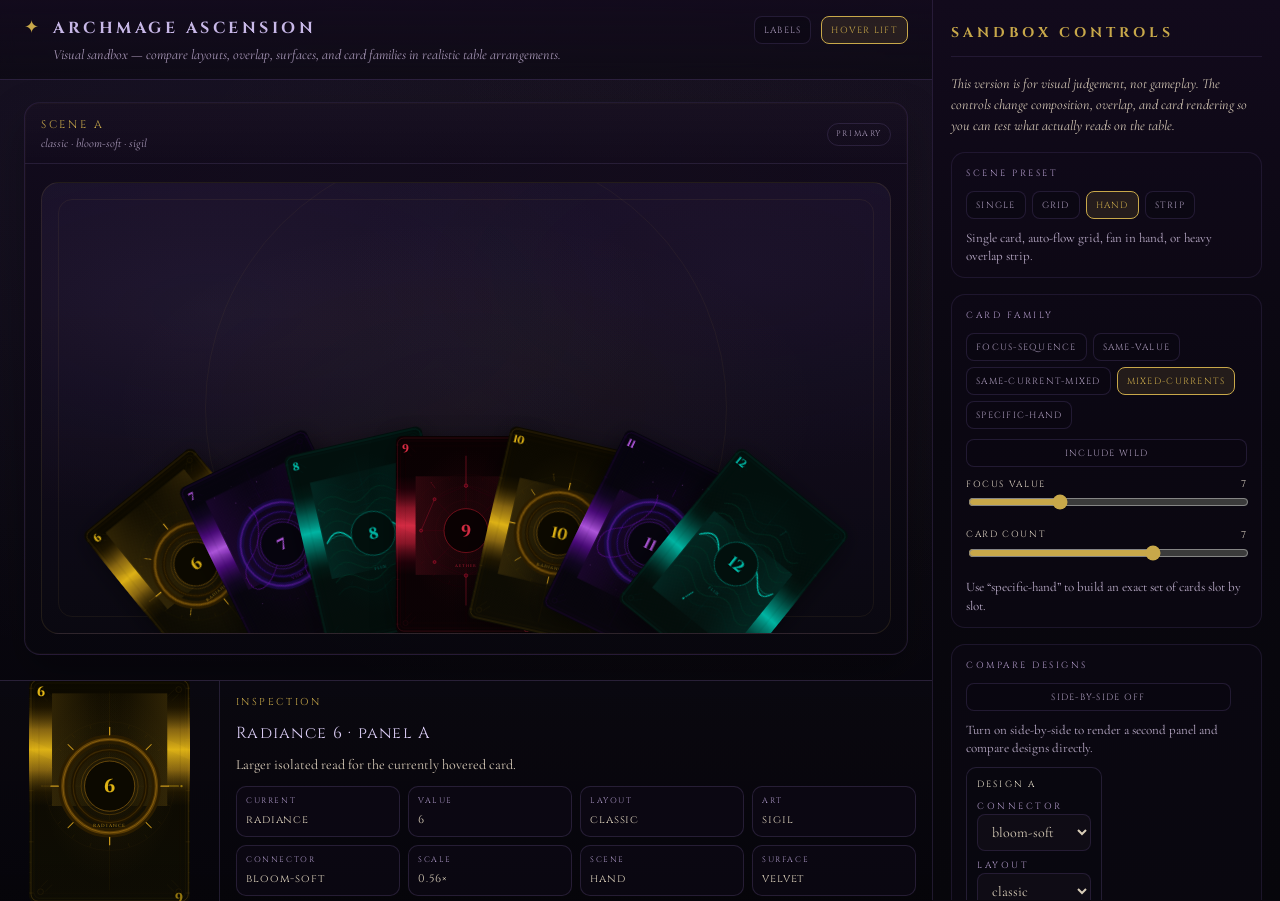
<file: playtable.html>
<!DOCTYPE html>
<html lang="en">
<head>
<meta charset="UTF-8"/>
<meta name="viewport" content="width=device-width,initial-scale=1"/>
<title>Archmage Ascension — Visual Sandbox</title>
<link rel="preconnect" href="https://fonts.googleapis.com">
<link rel="preconnect" href="https://fonts.gstatic.com" crossorigin>
<link href="https://fonts.googleapis.com/css2?family=Cinzel:wght@400;600;700;900&family=Cormorant+Garamond:ital,wght@0,400;0,600;1,400;1,600&display=swap" rel="stylesheet">
<link rel="stylesheet" href="lib/tokens.css">
<style>
  html, body { margin:0; padding:0; min-height:100%; }
  body {
    background: var(--page-bg);
    color: var(--page-text);
    overflow:hidden;
    --surface-stage-bg:
      radial-gradient(ellipse at 50% 50%, rgba(200,168,74,.035) 0%, transparent 58%),
      linear-gradient(180deg, rgba(255,255,255,.012), rgba(255,255,255,0));
    --surface-stage-border: rgba(200,168,74,.08);
    --surface-stage-etch: rgba(200,168,74,.06);
    --surface-stage-ring: rgba(200,168,74,.05);
  }

  body[data-surface="velvet"] {
    background:
      radial-gradient(ellipse at 50% 34%, rgba(200,168,74,.06) 0%, rgba(200,168,74,.02) 22%, transparent 56%),
      radial-gradient(ellipse at 18% 22%, rgba(122,96,168,.08) 0%, transparent 48%),
      radial-gradient(ellipse at 84% 18%, rgba(88,62,126,.08) 0%, transparent 42%),
      linear-gradient(180deg, #120d1c 0%, #0a0810 58%, #05040a 100%);
    --surface-stage-bg:
      radial-gradient(ellipse at 50% 50%, rgba(200,168,74,.045) 0%, transparent 60%),
      radial-gradient(ellipse at 20% 28%, rgba(122,96,168,.10) 0%, transparent 46%),
      radial-gradient(ellipse at 82% 20%, rgba(88,62,126,.08) 0%, transparent 40%),
      linear-gradient(180deg, rgba(27,18,42,.76), rgba(11,9,18,.82));
    --surface-stage-border: rgba(200,168,74,.12);
    --surface-stage-etch: rgba(200,168,74,.08);
    --surface-stage-ring: rgba(200,168,74,.06);
  }
  body[data-surface="obsidian"] {
    background:
      radial-gradient(circle at 50% 35%, rgba(255,255,255,.025) 0%, transparent 28%),
      linear-gradient(180deg, #101014 0%, #06060a 100%);
    --surface-stage-bg:
      radial-gradient(circle at 50% 36%, rgba(255,255,255,.03) 0%, transparent 26%),
      linear-gradient(180deg, rgba(23,23,29,.78), rgba(9,9,13,.88));
    --surface-stage-border: rgba(170,170,190,.10);
    --surface-stage-etch: rgba(170,170,190,.07);
    --surface-stage-ring: rgba(255,255,255,.05);
  }
  body[data-surface="wood"] {
    background:
      repeating-linear-gradient(90deg, rgba(48,28,14,.34) 0 34px, rgba(28,16,8,.34) 34px 68px),
      linear-gradient(180deg, #2a1b12 0%, #170f0a 100%);
    --surface-stage-bg:
      repeating-linear-gradient(90deg, rgba(82,52,28,.28) 0 32px, rgba(58,34,18,.28) 32px 64px),
      linear-gradient(180deg, rgba(60,39,24,.78), rgba(26,17,10,.86));
    --surface-stage-border: rgba(212,182,122,.14);
    --surface-stage-etch: rgba(212,182,122,.10);
    --surface-stage-ring: rgba(232,202,142,.07);
  }
  body[data-surface="parchment"] {
    background:
      radial-gradient(circle at 30% 20%, rgba(255,255,255,.04) 0%, transparent 24%),
      radial-gradient(circle at 68% 76%, rgba(0,0,0,.04) 0%, transparent 26%),
      linear-gradient(180deg, #1a1512 0%, #0f0c0a 100%);
    --surface-stage-bg:
      radial-gradient(circle at 28% 24%, rgba(255,244,214,.05) 0%, transparent 24%),
      radial-gradient(circle at 70% 74%, rgba(0,0,0,.05) 0%, transparent 26%),
      linear-gradient(180deg, rgba(47,39,32,.76), rgba(19,16,14,.86));
    --surface-stage-border: rgba(230,214,174,.14);
    --surface-stage-etch: rgba(230,214,174,.10);
    --surface-stage-ring: rgba(255,244,214,.07);
  }

  .shell {
    height: 100vh;
    display:grid;
    grid-template-columns: minmax(0, 1fr) 348px;
  }

  .main {
    min-width:0;
    display:flex;
    flex-direction:column;
  }

  .topbar {
    display:flex;
    justify-content:space-between;
    align-items:flex-start;
    gap:18px;
    padding:16px 24px 14px;
    border-bottom:1px solid rgba(90,72,120,.35);
    background:linear-gradient(180deg, rgba(18,10,28,.86), rgba(10,8,16,.62));
    backdrop-filter: blur(8px);
  }
  .brand { display:flex; gap:14px; align-items:flex-start; }
  .brand .glyph { color:var(--gold); font-size:18px; line-height:1; padding-top:2px; }
  .brand .name {
    font-family:var(--font-display);
    font-weight:700;
    font-size:16px;
    letter-spacing:.22em;
    text-transform:uppercase;
    color:#c8b8e8;
  }
  .brand .sub {
    font-family:var(--font-body);
    font-style:italic;
    font-size:14px;
    color:var(--page-text-soft);
    margin-top:3px;
  }
  .status {
    display:flex;
    flex-wrap:wrap;
    gap:10px;
    justify-content:flex-end;
    color:#efe7d2;
  }
  .chip {
    padding:6px 10px;
    border:1px solid rgba(120,102,160,.48);
    border-radius:999px;
    background:rgba(18,10,28,.54);
    font-family:var(--font-display);
    font-size:9px;
    letter-spacing:.22em;
    text-transform:uppercase;
    color:#efe7d2;
    white-space:nowrap;
  }

  .workspace {
    flex:1;
    min-height:0;
    display:grid;
    grid-template-rows: minmax(0,1fr) 220px;
    gap:0;
  }

  .scenes {
    min-height:0;
    overflow:auto;
    padding:22px 24px 18px;
  }
  .scene-grid {
    display:grid;
    gap:18px;
    grid-template-columns: minmax(0, 1fr);
  }
  .scene-grid.compare {
    grid-template-columns: minmax(0, 1fr) minmax(0, 1fr);
  }

  .panel {
    min-width:0;
    border:1px solid rgba(74,56,104,.38);
    border-radius:16px;
    background:linear-gradient(180deg, rgba(18,10,28,.78), rgba(8,7,14,.78));
    box-shadow:0 18px 42px rgba(0,0,0,.28), inset 0 0 0 1px rgba(200,168,74,.03);
    overflow:hidden;
  }
  .panel-head {
    display:flex;
    justify-content:space-between;
    align-items:center;
    gap:12px;
    padding:13px 16px 11px;
    border-bottom:1px solid rgba(74,56,104,.32);
    background:linear-gradient(180deg, rgba(255,255,255,.02), rgba(255,255,255,0));
  }
  .panel-title {
    font-family:var(--font-display);
    font-size:11px;
    letter-spacing:.24em;
    text-transform:uppercase;
    color:var(--gold);
  }
  .panel-sub {
    font-family:var(--font-body);
    font-style:italic;
    font-size:12px;
    color:var(--page-text-soft);
  }
  .scene-body {
    min-height:440px;
    padding:18px 16px 20px;
    display:flex;
    justify-content:center;
    align-items:center;
    position:relative;
    overflow:auto;
  }

  .scene-stage {
    width:100%;
    min-height:380px;
    border-radius:18px;
    border:1px solid var(--surface-stage-border);
    background: var(--surface-stage-bg);
    display:flex;
    justify-content:center;
    align-items:center;
    position:relative;
    overflow:hidden;
  }
  .stage-etch {
    position:absolute;
    inset:16px;
    border:1px solid var(--surface-stage-etch);
    border-radius:14px;
    pointer-events:none;
  }
  .stage-ring {
    position:absolute;
    width:min(520px, 62vw);
    aspect-ratio:1;
    border-radius:50%;
    border:1px solid var(--surface-stage-ring);
    pointer-events:none;
  }

  .cards-row, .cards-grid, .tableau-wrap, .strip-wrap, .single-wrap {
    position:relative;
    z-index:1;
  }
  .cards-row {
    display:flex;
    justify-content:center;
    align-items:flex-end;
    gap:14px;
    flex-wrap:wrap;
    padding:28px 18px;
  }
  .cards-grid {
    display:grid;
    grid-template-columns: repeat(auto-fit, minmax(110px, max-content));
    justify-content:center;
    gap:16px 14px;
    width:100%;
    padding:24px 16px;
  }
  .tableau-wrap {
    display:flex;
    flex-direction:column;
    gap:22px;
    align-items:center;
    width:100%;
    padding:26px 14px;
  }
  .tableau-row {
    display:flex;
    align-items:flex-end;
    gap:10px;
  }
  .strip-wrap {
    display:flex;
    align-items:flex-end;
    justify-content:center;
    padding:34px 18px;
    width:100%;
  }
  .single-wrap {
    display:flex;
    justify-content:center;
    align-items:center;
    padding:18px;
  }
  .hand-scene {
    position:relative;
    width:100%;
    min-height:400px;
    display:flex;
    align-items:flex-end;
    justify-content:center;
    overflow:visible;
    padding:16px 10px 34px;
  }

  .fan-card, .plain-card {
    position:relative;
    flex:0 0 auto;
    transition:transform .22s cubic-bezier(.2,.8,.2,1), filter .22s cubic-bezier(.2,.8,.2,1), box-shadow .22s;
    filter:drop-shadow(0 6px 12px rgba(0,0,0,.45));
  }
  .fan-card.hoverable:hover,
  .plain-card.hoverable:hover {
    transform:translateY(-8px);
    filter:drop-shadow(0 14px 26px rgba(0,0,0,.55));
    z-index:20 !important;
  }
  .fan-card svg, .plain-card svg { display:block; }
  .card-meta {
    margin-top:8px;
    text-align:center;
    font-family:var(--font-display);
    font-size:9px;
    letter-spacing:.16em;
    text-transform:uppercase;
    color:#cdbd98;
  }
  .panel-tag {
    padding:4px 8px;
    border:1px solid rgba(90,72,120,.34);
    border-radius:999px;
    font-family:var(--font-display);
    font-size:8px;
    letter-spacing:.2em;
    text-transform:uppercase;
    color:var(--page-text-soft);
  }

  .inspector {
    border-top:1px solid rgba(92,74,124,.40);
    background:linear-gradient(180deg, rgba(10,8,16,.88), rgba(6,5,10,.96));
    display:grid;
    grid-template-columns: 220px minmax(0, 1fr);
    height:220px;
    overflow:hidden;
  }
  .inspect-card {
    display:flex;
    justify-content:center;
    align-items:center;
    padding:12px 10px;
    border-right:1px solid rgba(92,74,124,.34);
    overflow:hidden;
  }
  .inspect-meta {
    padding:14px 16px 12px;
    min-width:0;
    display:flex;
    flex-direction:column;
    gap:10px;
    overflow:hidden;
  }
  .inspect-title {
    font-family:var(--font-display);
    font-size:10px;
    letter-spacing:.24em;
    text-transform:uppercase;
    color:var(--gold);
  }
  .inspect-name {
    font-family:var(--font-display);
    font-size:16px;
    letter-spacing:.08em;
    color:#dbcdf5;
  }
  .inspect-copy {
    font-family:var(--font-body);
    font-size:14px;
    line-height:1.45;
    color:#d9ccba;
    max-width:74ch;
  }
  .inspect-grid {
    display:grid;
    grid-template-columns: repeat(4, minmax(0, 1fr));
    gap:8px;
  }
  .inspect-stat {
    padding:8px 9px;
    border:1px solid rgba(92,74,124,.34);
    border-radius:10px;
    background:rgba(18,10,28,.40);
  }
  .inspect-stat .k {
    font-family:var(--font-display);
    font-size:8px;
    letter-spacing:.20em;
    text-transform:uppercase;
    color:#a894c2;
    margin-bottom:4px;
  }
  .inspect-stat .v {
    font-family:var(--font-display);
    font-size:11px;
    letter-spacing:.08em;
    color:var(--page-text);
    white-space:nowrap;
    overflow:hidden;
    text-overflow:ellipsis;
  }

  .rail {
    min-height:0;
    overflow:auto;
    border-left:1px solid rgba(74,56,104,.38);
    background:linear-gradient(180deg,#120a1c,#09070f 48%, #07060b 100%);
    padding:22px 18px 22px;
    display:flex;
    flex-direction:column;
    gap:16px;
  }
  .rail-title {
    font-family:var(--font-display);
    font-size:14px;
    font-weight:700;
    letter-spacing:.28em;
    text-transform:uppercase;
    color:var(--gold);
    padding-bottom:12px;
    border-bottom:1px solid rgba(74,56,104,.32);
  }
  .rail-copy {
    font-family:var(--font-body);
    font-style:italic;
    font-size:14px;
    line-height:1.5;
    color:#d4c7b5;
  }
  .control-group {
    padding:14px 14px 12px;
    border:1px solid rgba(74,56,104,.30);
    border-radius:14px;
    background:rgba(18,10,28,.30);
    display:flex;
    flex-direction:column;
    gap:10px;
  }
  .group-title {
    font-family:var(--font-display);
    font-size:9px;
    letter-spacing:.28em;
    text-transform:uppercase;
    color:#b39ccb;
  }
  .seg-btns, .seg-stack {
    display:flex;
    flex-wrap:wrap;
    gap:6px;
  }
  .seg-btn, .toggle, .ghost-btn {
    border-radius:8px;
    border:1px solid rgba(74,56,104,.40);
    background:rgba(10,8,16,.44);
    color:var(--page-text-soft);
    font-family:var(--font-display);
    font-size:9px;
    letter-spacing:.14em;
    text-transform:uppercase;
    padding:7px 9px;
    cursor:pointer;
    transition:all .18s ease;
  }
  .seg-btn:hover, .toggle:hover, .ghost-btn:hover {
    border-color:rgba(200,168,74,.46);
    color:var(--page-text);
  }
  .seg-btn.active, .toggle.active {
    border-color:var(--gold);
    background:rgba(200,168,74,.12);
    color:var(--gold);
  }
  .control-row {
    display:grid;
    grid-template-columns: 1fr auto;
    align-items:center;
    gap:10px;
  }
  .control-row label {
    font-family:var(--font-display);
    font-size:9px;
    letter-spacing:.18em;
    text-transform:uppercase;
    color:#e4d9c8;
  }
  .value-chip {
    min-width:52px;
    text-align:right;
    font-family:var(--font-display);
    font-size:10px;
    letter-spacing:.08em;
    color:#f1e7d7;
  }
  input[type="range"] {
    width:100%;
    accent-color: var(--gold);
  }
  select, .num-input {
    width:100%;
    padding:8px 10px;
    border-radius:8px;
    border:1px solid rgba(74,56,104,.38);
    background:#0f0c15;
    color:var(--page-text);
    font-family:var(--font-body);
    font-size:14px;
  }
  .inline-grid {
    display:grid;
    grid-template-columns: 1fr 1fr;
    gap:8px;
  }
  .tiny-note {
    font-family:var(--font-body);
    font-size:13px;
    color:#bdaecb;
    line-height:1.4;
  }
  .per-suit-grid {
    display:grid;
    grid-template-columns: 1fr 1fr;
    gap:8px;
  }

  .hand-builder {
    display:flex;
    flex-direction:column;
    gap:8px;
  }
  .hand-slot {
    display:grid;
    grid-template-columns: 58px 1fr 94px;
    gap:8px;
    align-items:center;
  }
  .hand-slot-label {
    font-family:var(--font-display);
    font-size:8px;
    letter-spacing:.18em;
    text-transform:uppercase;
    color:#d8cdb8;
  }

  .compare-toggle-row {
    display:grid;
    grid-template-columns: 1fr auto auto;
    gap:8px;
    align-items:center;
  }
  .compare-panes {
    display:grid;
    grid-template-columns: 1fr 1fr;
    gap:10px;
  }
  .compare-pane {
    padding:10px;
    border:1px solid rgba(92,74,124,.34);
    border-radius:10px;
    background:rgba(10,8,16,.38);
    display:flex;
    flex-direction:column;
    gap:8px;
  }
  .compare-pane .pane-head {
    display:flex;
    justify-content:space-between;
    align-items:center;
    gap:8px;
  }
  .compare-pane .pane-title {
    font-family:var(--font-display);
    font-size:9px;
    letter-spacing:.24em;
    text-transform:uppercase;
    color:#efe7d2;
  }
  .ghost-btn.small, .seg-btn.small {
    font-size:8px;
    padding:6px 7px;
  }

  .hidden { display:none !important; }

  #diag {
    position:fixed; top:10px; left:10px; right:10px; z-index:2000;
    background:#2a0a0a; border:1px solid #e8304a; color:#ffcfcf;
    padding:12px 16px; border-radius:6px; font-family:monospace;
    font-size:12px; display:none; white-space:pre-wrap; max-height:40vh; overflow:auto;
  }

  @media (max-width: 1220px){
    .shell { grid-template-columns: minmax(0,1fr) 320px; }
    .inspector { grid-template-columns: minmax(180px, 220px) minmax(0,1fr); }
    .inspect-grid { grid-template-columns: repeat(2, minmax(0, 1fr)); }
  }
  @media (max-width: 980px){
    .shell {
      grid-template-columns: 1fr;
      grid-template-rows: minmax(0,1fr) auto;
      height:auto;
      min-height:100vh;
    }
    .rail { border-left:0; border-top:1px solid rgba(74,56,104,.38); }
    .workspace { grid-template-rows: minmax(0,1fr) auto; }
    .scene-grid.compare { grid-template-columns: 1fr; }
    .inspector { grid-template-columns: 1fr; }
    .inspect-card { border-right:0; border-bottom:1px solid rgba(92,74,124,.34); }
    .inspect-grid { grid-template-columns: repeat(2, minmax(0, 1fr)); }
  }
</style>
</head>
<body data-surface="velvet">
<div id="diag"></div>
<div id="app"></div>

<script src="lib/cards.js"></script>
<script src="connectors/bloom-soft.js"></script>
<script src="connectors/parallelogram.js"></script>
<script src="connectors/notch.js"></script>
<script src="connectors/triangle.js"></script>
<script src="connectors/beacon.js"></script>
<script src="art/sigil.js"></script>
<script src="art/ritual.js"></script>
<script src="art/relic.js"></script>
<script src="art/emblem.js"></script>
<script src="art/runic.js"></script>

<script>
(function(){
  'use strict';

  function showDiag(msg){
    var el = document.getElementById('diag');
    if (!el) return;
    el.style.display = 'block';
    el.textContent = (el.textContent ? el.textContent + '\n' : '') + msg;
  }
  window.addEventListener('error', function(e){
    showDiag('⚠ ' + (e.message || e.error) + ' (' + (e.filename||'') + ':' + (e.lineno||'') + ')');
  });

  if (!window.ArchmageCards) {
    showDiag('ArchmageCards engine did not load.');
    return;
  }

  var ALL_CONNECTORS = Object.keys(window.AA_CONNECTORS || {});
  var ALL_ART = Object.keys(window.AA_ART || {});
  var ALL_LAYOUTS = Object.keys(window.ArchmageCards.LayoutVariants || {});

  if (!ALL_CONNECTORS.length) showDiag('No connectors registered.');
  if (!ALL_ART.length) showDiag('No art variants registered.');

  var ENERGY_ORDER = ['radiance','void','flux','aether'];
  var SURFACES = ['velvet','obsidian','wood','parchment'];
  var SCENES = ['single','grid','hand','strip'];
  var CARD_PRESETS = ['focus-sequence','same-value','same-current-mixed','mixed-currents','specific-hand'];

  var state = {
    scene: 'hand',
    cardPreset: 'mixed-currents',
    withWild: false,
    focusEnergy: 'radiance',
    focusValue: 7,
    surface: 'velvet',
    compare: false,
    showLabels: false,
    hoverLift: true,
    cardCount: 7,
    scale: 0.56,
    overlap: 74,
    fanSpread: 13,
    rowGap: 14,
    singleArtScale: 1,
    customHand: [
      { e:'radiance', v:7 },
      { e:'radiance', v:8 },
      { e:'radiance', v:9 },
      { e:'void', v:7 },
      { e:'flux', v:12 },
      { e:'aether', v:15 },
      { e:'wild', v:0 },
      { e:'radiance', v:3 },
      { e:'void', v:14 },
      { e:'flux', v:5 }
    ],
    primary: createVariantState('bloom-soft', 'sigil', 'classic'),
    secondary: createVariantState('beacon', 'ritual', 'regal'),
    inspect: {
      card: { e:'radiance', v:7, label:'Radiance 7' },
      panel: 'A'
    }
  };
  var renderQueued = false;

  function pickInitial(wanted, list){
    return list.indexOf(wanted) !== -1 ? wanted : list[0];
  }

  function createVariantState(connector, art, layout){
    var chosenArt = pickInitial(art, ALL_ART);
    return {
      connector: pickInitial(connector, ALL_CONNECTORS),
      art: chosenArt,
      layout: pickInitial(layout, ALL_LAYOUTS),
      usePerSuitArt: false,
      artBySuit: {
        radiance: chosenArt,
        void: chosenArt,
        flux: chosenArt,
        aether: chosenArt
      },
      layoutFx: {
        connectorPlacement: 'same',
        separator: 'none',
        cornerGlyph: false,
        cornerLift: false,
        allCorners: false,
        mirroredLabel: false,
        innerFrame: false,
        cornerScale: 1,
        centreScale: 1
      }
    };
  }
  function copyLayoutFx(fx){
    return {
      connectorPlacement: fx.connectorPlacement,
      separator: fx.separator,
      cornerGlyph: !!fx.cornerGlyph,
      cornerLift: !!fx.cornerLift,
      allCorners: !!fx.allCorners,
      mirroredLabel: !!fx.mirroredLabel,
      innerFrame: !!fx.innerFrame,
      cornerScale: fx.cornerScale,
      centreScale: fx.centreScale
    };
  }
  function syncVariantArts(variant, art){
    variant.art = art;
    if (!variant.usePerSuitArt) {
      variant.artBySuit.radiance = art;
      variant.artBySuit.void = art;
      variant.artBySuit.flux = art;
      variant.artBySuit.aether = art;
    }
  }
  function effectiveArtForCard(variant, card){
    if (!card || card.e === 'wild' || card.v === 0) return variant.art;
    return variant.usePerSuitArt ? (variant.artBySuit[card.e] || variant.art) : variant.art;
  }
  function snapshotScroll(){
    var rail = document.querySelector('.rail');
    var scenes = document.querySelector('.scenes');
    var inspector = document.getElementById('inspector');
    return {
      rail: rail ? rail.scrollTop : 0,
      scenes: scenes ? scenes.scrollTop : 0,
      inspector: inspector ? inspector.scrollTop : 0
    };
  }
  function restoreScroll(pos){
    var rail = document.querySelector('.rail');
    var scenes = document.querySelector('.scenes');
    var inspector = document.getElementById('inspector');
    if (rail) rail.scrollTop = pos.rail || 0;
    if (scenes) scenes.scrollTop = pos.scenes || 0;
    if (inspector) inspector.scrollTop = pos.inspector || 0;
  }
  function rerender(){
    var pos = snapshotScroll();
    buildApp();
    restoreScroll(pos);
  }
  function rerenderSoon(){
    if (renderQueued) return;
    renderQueued = true;
    requestAnimationFrame(function(){
      renderQueued = false;
      rerender();
    });
  }
  function copyPrimaryToSecondary(){
    state.secondary = {
      connector: state.primary.connector,
      art: state.primary.art,
      layout: state.primary.layout,
      usePerSuitArt: state.primary.usePerSuitArt,
      artBySuit: {
        radiance: state.primary.artBySuit.radiance,
        void: state.primary.artBySuit.void,
        flux: state.primary.artBySuit.flux,
        aether: state.primary.artBySuit.aether
      },
      layoutFx: copyLayoutFx(state.primary.layoutFx)
    };
  }

  function cardLabel(card){
    if (card.e === 'wild' || card.v === 0) return 'Wild';
    return card.e.charAt(0).toUpperCase() + card.e.slice(1) + ' ' + card.v;
  }

  function clamp(n, lo, hi){ return Math.max(lo, Math.min(hi, n)); }
  function wrapValue(v){
    while (v < 1) v += 20;
    while (v > 20) v -= 20;
    return v;
  }
  function makeCardSpec(v, e, idx){
    return { key: e + '-' + v + '-' + idx, v: v, e: e };
  }

  function generateCards(){
    var cards = [];
    var e = state.focusEnergy;
    var v = state.focusValue;
    switch (state.cardPreset) {
      case 'focus-sequence':
        for (var i = -2; i <= 4; i++) cards.push(makeCardSpec(wrapValue(v + i), e, i + 2));
        break;
      case 'same-value':
        ENERGY_ORDER.forEach(function(en, i){ cards.push(makeCardSpec(v, en, i)); });
        break;
      case 'same-current-mixed':
        [2,5,8,11,14,17,20].forEach(function(base, i){ cards.push(makeCardSpec(base, e, i)); });
        break;
      case 'mixed-currents':
        for (var j = 0; j < 8; j++) cards.push(makeCardSpec(wrapValue(v - 1 + j), ENERGY_ORDER[j % ENERGY_ORDER.length], j));
        break;
      case 'specific-hand':
        cards = state.customHand.slice(0, Math.max(1, state.cardCount)).map(function(card, idx){
          return { key:(card.e||'wild') + '-' + (card.v||0) + '-' + idx, e: card.e, v: card.e === 'wild' ? 0 : clamp(card.v || 1, 1, 20) };
        });
        break;
      default:
        cards = [makeCardSpec(v, e, 0)];
    }
    cards = cards.slice(0, Math.max(1, state.cardCount));
    if (state.withWild && state.cardPreset !== 'specific-hand') {
      var wildPos = Math.floor(cards.length / 2);
      cards.splice(wildPos, 0, { key:'wild-injected', v:0, e:'wild' });
    }
    return cards;
  }

  function getSceneCards(){
    var cards = generateCards();
    if (state.scene === 'single') return [cards[0]];
    if (state.scene === 'strip') return cards.slice(0, Math.min(5, cards.length));
    return cards; // grid and hand use full card count
  }

  function buildTableauRows(cards){
    if (cards.length <= 4) return [cards];
    var rows = [];
    var i = 0;
    while (i < cards.length) {
      rows.push(cards.slice(i, i + 4));
      i += 4;
    }
    return rows;
  }

  function renderCard(card, variant, scale, hoverable, panelKey){
    var wrap = document.createElement('div');
    wrap.className = 'plain-card' + (hoverable ? ' hoverable' : '');
    var effectiveArt = effectiveArtForCard(variant, card);
    var html = (card.e === 'wild' || card.v === 0)
      ? window.ArchmageCards.makeWildCard({ scale: scale, connector: variant.connector, art: variant.art, layout: variant.layout, layoutFx: variant.layoutFx })
      : window.ArchmageCards.makeCard(card.v, card.e, { scale: scale, connector: variant.connector, art: effectiveArt, layout: variant.layout, layoutFx: variant.layoutFx });
    wrap.innerHTML = html;
    wrap.addEventListener('mouseenter', function(){ setInspect(card, panelKey); });
    if (!state.hoverLift) wrap.classList.remove('hoverable');
    return wrap;
  }

  function renderLabeledCard(card, variant, scale, hoverable, panelKey){
    var outer = document.createElement('div');
    outer.style.display = 'flex';
    outer.style.flexDirection = 'column';
    outer.style.alignItems = 'center';
    outer.style.gap = '0';
    outer.appendChild(renderCard(card, variant, scale, hoverable, panelKey));
    if (state.showLabels) outer.appendChild(el('div', { class:'card-meta', text: cardLabel(card) }));
    return outer;
  }

  function renderSceneContent(cards, variant, panelKey){
    if (state.scene === 'single') {
      var s = el('div', { class:'single-wrap' });
      s.appendChild(renderLabeledCard(cards[0], variant, state.scale * 1.18 * state.singleArtScale, true, panelKey));
      return s;
    }

    if (state.scene === 'grid') {
      var table = el('div', { class:'tableau-wrap' });
      buildTableauRows(cards).forEach(function(rowCards){
        var rowEl = el('div', { class:'tableau-row' });
        rowEl.style.gap = state.rowGap + 'px';
        rowCards.forEach(function(card){ rowEl.appendChild(renderLabeledCard(card, variant, state.scale, true, panelKey)); });
        table.appendChild(rowEl);
      });
      return table;
    }

    if (state.scene === 'strip') {
      var strip = el('div', { class:'strip-wrap' });
      var host = document.createElement('div');
      host.style.display = 'flex';
      host.style.alignItems = 'flex-end';
      cards.forEach(function(card, idx){
        var cardWrap = renderLabeledCard(card, variant, state.scale, true, panelKey);
        if (idx < cards.length - 1) cardWrap.style.marginRight = '-' + state.overlap + 'px';
        cardWrap.style.position = 'relative';
        cardWrap.style.zIndex = String(idx + 1);
        strip.appendChild(cardWrap);
      });
      return strip;
    }

    var hand = el('div', { class:'hand-scene' });
    var N = cards.length;
    var mid = (N - 1) / 2;
    var maxStep = Math.max(20, 126 - state.overlap);
    cards.forEach(function(card, i){
      var rot = (i - mid) * state.fanSpread;
      var x = (i - mid) * maxStep;
      var yLift = Math.abs(i - mid) * 2.5;
      var slot = renderLabeledCard(card, variant, state.scale, true, panelKey);
      slot.classList.remove('plain-card');
      slot.style.position = 'absolute';
      slot.style.left = 'calc(50% + ' + x + 'px)';
      slot.style.bottom = yLift + 'px';
      slot.style.transform = 'translateX(-50%) rotate(' + rot + 'deg)';
      slot.style.transformOrigin = '50% 140%';
      slot.style.zIndex = String(i + 1);
      if (state.hoverLift) {
        slot.addEventListener('mouseenter', function(){
          slot.style.transform = 'translateX(-50%) rotate(' + rot + 'deg) translateY(-26px)';
          slot.style.zIndex = String(50 + i);
          setInspect(card, panelKey);
        });
        slot.addEventListener('mouseleave', function(){
          slot.style.transform = 'translateX(-50%) rotate(' + rot + 'deg)';
          slot.style.zIndex = String(i + 1);
        });
      }
      hand.appendChild(slot);
    });
    return hand;
  }

  function setInspect(card, panelKey){
    state.inspect = {
      card: card,
      panel: panelKey
    };
    renderInspector();
  }

  function getPanelSubtitle(variant){
    return [variant.layout, variant.connector, (variant.usePerSuitArt ? 'per-suit art' : variant.art)].join(' · ');
  }

  function buildPanel(title, variant, cards, panelKey){
    var panel = el('section', { class:'panel' });
    panel.appendChild(el('div', { class:'panel-head' }, [
      el('div', null, [
        el('div', { class:'panel-title', text: title }),
        el('div', { class:'panel-sub', text: getPanelSubtitle(variant) })
      ]),
      el('div', { class:'panel-tag', text: panelKey === 'A' ? 'Primary' : 'Compare' })
    ]));

    var body = el('div', { class:'scene-body' });
    var stage = el('div', { class:'scene-stage' });
    stage.appendChild(el('div', { class:'stage-etch' }));
    stage.appendChild(el('div', { class:'stage-ring' }));
    stage.appendChild(renderSceneContent(cards, variant, panelKey));
    body.appendChild(stage);
    panel.appendChild(body);
    return panel;
  }

  function updateBodySurface(){
    document.body.setAttribute('data-surface', state.surface);
  }

  function el(tag, attrs, children){
    var node = document.createElement(tag);
    if (attrs) for (var k in attrs) {
      if (k === 'class') node.className = attrs[k];
      else if (k === 'text') node.textContent = attrs[k];
      else if (k === 'html') node.innerHTML = attrs[k];
      else if (k === 'style') for (var s in attrs[k]) node.style[s] = attrs[k][s];
      else if (k.indexOf('on') === 0) node.addEventListener(k.slice(2), attrs[k]);
      else node.setAttribute(k, attrs[k]);
    }
    if (children) children.forEach(function(child){ if (child) node.appendChild(child); });
    return node;
  }

  function segButtons(options, active, onPick){
    var host = el('div', { class:'seg-btns' });
    options.forEach(function(opt){
      host.appendChild(el('button', {
        class:'seg-btn' + (opt === active ? ' active' : ''),
        text: opt,
        onclick: function(){ onPick(opt); }
      }));
    });
    return host;
  }

  function makeRange(label, min, max, step, value, format, onInput){
    var wrap = el('div');
    var chip;
    wrap.appendChild(el('div', { class:'control-row' }, [
      el('label', { text: label }),
      chip = el('div', { class:'value-chip', text: format(value) })
    ]));
    var input = el('input', {
      type:'range', min:String(min), max:String(max), step:String(step), value:String(value)
    });
    input.addEventListener('input', function(ev){ chip.textContent = format(parseFloat(ev.target.value)); });
    input.addEventListener('change', function(ev){ onInput(parseFloat(ev.target.value)); });
    wrap.appendChild(input);
    return wrap;
  }

  function makeSelect(label, options, value, onChange){
    var wrap = el('div');
    wrap.appendChild(el('div', { class:'group-title', text: label }));
    var select = document.createElement('select');
    options.forEach(function(opt){
      var o = document.createElement('option');
      o.value = opt;
      o.textContent = opt;
      if (opt === value) o.selected = true;
      select.appendChild(o);
    });
    select.addEventListener('change', function(){ onChange(select.value); });
    wrap.appendChild(select);
    return wrap;
  }


  function makeVariantArtControls(title, variant, forceCompare, rerenderFn){
    var host = el('div', { class:'compare-pane' });
    host.appendChild(el('div', { class:'pane-head' }, [
      el('div', { class:'pane-title', text: title })
    ]));
    host.appendChild(makeSelect('Connector', ALL_CONNECTORS, variant.connector, function(v){ variant.connector = v; if (forceCompare) state.compare = true; rerenderFn(); }));
    host.appendChild(makeSelect('Layout', ALL_LAYOUTS, variant.layout, function(v){ variant.layout = v; if (forceCompare) state.compare = true; rerenderFn(); }));
    host.appendChild(makeSelect('Default art', ALL_ART, variant.art, function(v){ syncVariantArts(variant, v); if (forceCompare) state.compare = true; rerenderFn(); }));
    host.appendChild(el('button', {
      class:'toggle' + (variant.usePerSuitArt ? ' active' : ''),
      text: 'Per-suit art',
      onclick:function(){ variant.usePerSuitArt = !variant.usePerSuitArt; if (forceCompare) state.compare = true; rerenderFn(); }
    }));
    if (variant.usePerSuitArt) {
      var psGrid = el('div', { class:'per-suit-grid' });
      ['radiance','void','flux','aether'].forEach(function(suit){
        var w = el('div');
        w.appendChild(el('div', { class:'group-title', text: suit }));
        var sel = document.createElement('select');
        ALL_ART.forEach(function(opt){
          var o = document.createElement('option');
          o.value = opt; o.textContent = opt;
          if (opt === variant.artBySuit[suit]) o.selected = true;
          sel.appendChild(o);
        });
        sel.addEventListener('change', function(){ variant.artBySuit[suit] = sel.value; if (forceCompare) state.compare = true; rerenderFn(); });
        w.appendChild(sel);
        psGrid.appendChild(w);
      });
      host.appendChild(psGrid);
    }

    // ── Layout experiments ────────────────────────────────────────────────────
    var fx = variant.layoutFx;
    function fxRerender(){ if (forceCompare) state.compare = true; rerenderFn(); }

    host.appendChild(el('div', { class:'group-title', text:'Connector placement' }));
    host.appendChild(segButtons(['same','mirrored','left-only'], fx.connectorPlacement, function(v){ fx.connectorPlacement = v; fxRerender(); }));

    host.appendChild(el('div', { class:'group-title', text:'Separator margin' }));
    host.appendChild(segButtons(['none','line','band'], fx.separator, function(v){ fx.separator = v; fxRerender(); }));

    var fxToggles = el('div', { class:'seg-stack' });
    [['Corner glyph','cornerGlyph'],['Corner lift','cornerLift'],['Four corners','allCorners'],['Top label','mirroredLabel'],['Inner frame','innerFrame']].forEach(function(pair){
      fxToggles.appendChild(el('button', {
        class: 'toggle small' + (fx[pair[1]] ? ' active' : ''),
        text: pair[0],
        onclick: (function(key){ return function(){ fx[key] = !fx[key]; fxRerender(); }; })(pair[1])
      }));
    });
    host.appendChild(fxToggles);

    host.appendChild(makeRange('Corner scale', 0.8, 1.5, 0.05, fx.cornerScale,
      function(n){ return n.toFixed(2)+'×'; },
      function(v){ fx.cornerScale = v; fxRerender(); }
    ));
    host.appendChild(makeRange('Centre scale', 0.8, 1.5, 0.05, fx.centreScale,
      function(n){ return n.toFixed(2)+'×'; },
      function(v){ fx.centreScale = v; fxRerender(); }
    ));
    // ─────────────────────────────────────────────────────────────────────────

    return host;
  }

  function makeHandBuilder(){
    var host = el('div', { class:'hand-builder' });
    for (var i = 0; i < Math.max(1, state.cardCount); i++) {
      (function(idx){
        var slot = state.customHand[idx] || { e:'radiance', v:1 };
        host.appendChild(el('div', { class:'hand-slot' }, [
          el('div', { class:'hand-slot-label', text:'Card ' + (idx + 1) }),
          (function(){
            var select = document.createElement('select');
            ['radiance','void','flux','aether','wild'].forEach(function(opt){
              var o = document.createElement('option');
              o.value = opt;
              o.textContent = opt;
              if (opt === slot.e) o.selected = true;
              select.appendChild(o);
            });
            select.addEventListener('change', function(){
              slot.e = select.value;
              if (slot.e === 'wild') slot.v = 0;
              if (slot.e !== 'wild' && (!slot.v || slot.v === 0)) slot.v = 1;
              state.customHand[idx] = { e: slot.e, v: slot.v };
              rerender();
            });
            return select;
          })(),
          (function(){
            if (slot.e === 'wild') {
              return el('div', { class:'value-chip', text:'wild' });
            }
            var select = document.createElement('select');
            for (var v = 1; v <= 20; v++) {
              var o = document.createElement('option');
              o.value = String(v);
              o.textContent = String(v);
              if (v === slot.v) o.selected = true;
              select.appendChild(o);
            }
            select.addEventListener('change', function(){
              slot.v = parseInt(select.value, 10);
              state.customHand[idx] = { e: slot.e, v: slot.v };
              rerender();
            });
            return select;
          })()
        ]));
      })(i);
    }
    return host;
  }

  function renderInspector(){
    var host = document.getElementById('inspector');
    if (!host) return;
    host.innerHTML = '';
    var variant = state.inspect.panel === 'B' && state.compare ? state.secondary : state.primary;
    var card = state.inspect.card;
    var inspectArt = effectiveArtForCard(variant, card);
    var cardHtml = (card.e === 'wild' || card.v === 0)
      ? window.ArchmageCards.makeWildCard({ scale: 0.64, connector: variant.connector, art: variant.art, layout: variant.layout, layoutFx: variant.layoutFx })
      : window.ArchmageCards.makeCard(card.v, card.e, { scale: 0.64, connector: variant.connector, art: inspectArt, layout: variant.layout, layoutFx: variant.layoutFx });
    host.appendChild(el('div', { class:'inspect-card', html: cardHtml }));

    var copy = card.e === 'wild'
      ? 'Convergence preview for the current connector and layout.'
      : 'Larger isolated read for the currently hovered card.';

    host.appendChild(el('div', { class:'inspect-meta' }, [
      el('div', { class:'inspect-title', text:'Inspection' }),
      el('div', { class:'inspect-name', text: cardLabel(card) + ' · panel ' + state.inspect.panel }),
      el('div', { class:'inspect-copy', text: copy }),
      el('div', { class:'inspect-grid' }, [
        stat('Current', card.e === 'wild' ? 'wild' : card.e),
        stat('Value', card.v === 0 ? 'wild' : String(card.v)),
        stat('Layout', variant.layout),
        stat('Art', inspectArt),
        stat('Connector', variant.connector),
        stat('Scale', state.scale.toFixed(2) + '×'),
        stat('Scene', state.scene),
        stat('Surface', state.surface)
      ])
    ]));
  }

  function stat(key, value){
    return el('div', { class:'inspect-stat' }, [
      el('div', { class:'k', text:key }),
      el('div', { class:'v', text:value })
    ]);
  }

  function buildApp(){
    updateBodySurface();

    var cards = getSceneCards();
    if (!cards.length) cards = [makeCardSpec(state.focusValue, state.focusEnergy, 0)];
    if (!state.inspect.card || !cards.some(function(c){ return c.key === state.inspect.card.key; })) {
      state.inspect.card = cards[0];
      state.inspect.panel = 'A';
    }

    var app = document.getElementById('app');
    app.innerHTML = '';

    var shell = el('div', { class:'shell' });
    var main = el('div', { class:'main' });
    var rail = el('aside', { class:'rail' });

    main.appendChild(el('header', { class:'topbar' }, [
      el('div', { class:'brand' }, [
        el('span', { class:'glyph', text:'✦' }),
        el('div', null, [
          el('div', { class:'name', text:'Archmage Ascension' }),
          el('div', { class:'sub', text:'Visual sandbox — compare layouts, overlap, surfaces, and card families in realistic table arrangements.' })
        ])
      ]),
      el('div', { class:'status' }, [
        el('button', {
          class:'seg-btn' + (state.showLabels ? ' active' : ''),
          text:'Labels',
          onclick:function(){ state.showLabels = !state.showLabels; rerender(); }
        }),
        el('button', {
          class:'seg-btn' + (state.hoverLift ? ' active' : ''),
          text:'Hover lift',
          onclick:function(){ state.hoverLift = !state.hoverLift; rerender(); }
        })
      ])
    ]));

    var workspace = el('div', { class:'workspace' });
    var scenesWrap = el('div', { class:'scenes' });
    var sceneGrid = el('div', { class:'scene-grid' + (state.compare ? ' compare' : '') });
    sceneGrid.appendChild(buildPanel('Scene A', state.primary, cards, 'A'));
    if (state.compare) sceneGrid.appendChild(buildPanel('Scene B', state.secondary, cards, 'B'));
    scenesWrap.appendChild(sceneGrid);
    workspace.appendChild(scenesWrap);
    workspace.appendChild(el('section', { class:'inspector', id:'inspector' }));
    main.appendChild(workspace);

    rail.appendChild(el('div', { class:'rail-title', text:'Sandbox controls' }));
    rail.appendChild(el('div', { class:'rail-copy', text:'This version is for visual judgement, not gameplay. The controls change composition, overlap, and card rendering so you can test what actually reads on the table.' }));

    rail.appendChild(el('div', { class:'control-group' }, [
      el('div', { class:'group-title', text:'Scene preset' }),
      segButtons(SCENES, state.scene, function(v){ state.scene = v; rerender(); }),
      el('div', { class:'tiny-note', text:'Single card, auto-flow grid, fan in hand, or heavy overlap strip.' })
    ]));

    (function(){
      var isSingleScene = state.scene === 'single';
      // focus-sequence and same-current-mixed need a focus energy; mixed-currents cycles all energies automatically
      var PRESETS_NEED_ENERGY = ['focus-sequence','same-current-mixed'];
      // same-current-mixed uses fixed spread values; specific-hand is manual
      var PRESETS_NO_VALUE = ['same-current-mixed','specific-hand'];
      var presetNeedsFocusEnergy = PRESETS_NEED_ENERGY.indexOf(state.cardPreset) !== -1;
      var presetNeedsFocusValue  = PRESETS_NO_VALUE.indexOf(state.cardPreset) === -1;
      var showCount = !isSingleScene;

      var children = [
        el('div', { class:'group-title', text:'Card family' }),
        segButtons(CARD_PRESETS, state.cardPreset, function(v){ state.cardPreset = v; rerender(); })
      ];
      if (state.cardPreset !== 'specific-hand') {
        children.push(el('button', {
          class:'toggle' + (state.withWild ? ' active' : ''),
          text: 'Include wild',
          onclick:function(){ state.withWild = !state.withWild; rerender(); }
        }));
      }
      if (presetNeedsFocusEnergy) children.push(makeSelect('Focus current', ENERGY_ORDER, state.focusEnergy, function(v){ state.focusEnergy = v; rerender(); }));
      if (presetNeedsFocusValue)  children.push(makeRange('Focus value', 1, 20, 1, state.focusValue, function(n){ return String(Math.round(n)); }, function(v){ state.focusValue = Math.round(v); rerender(); }));
      if (showCount)              children.push(makeRange('Card count', 1, 10, 1, state.cardCount, function(n){ return String(Math.round(n)); }, function(v){ state.cardCount = Math.round(v); rerender(); }));
      children.push(state.cardPreset === 'specific-hand' ? makeHandBuilder() : el('div', { class:'tiny-note', text:'Use “specific-hand” to build an exact set of cards slot by slot.' }));
      rail.appendChild(el('div', { class:'control-group' }, children));
    })();

    (function(){
      var toggleRow = el('div', { class:'compare-toggle-row' });
      toggleRow.appendChild(el('button', {
        class:'toggle' + (state.compare ? ' active' : ''),
        text: state.compare ? 'Side-by-side on' : 'Side-by-side off',
        onclick:function(){ state.compare = !state.compare; rerender(); }
      }));
      if (state.compare) {
        toggleRow.appendChild(el('button', {
          class:'ghost-btn small',
          text:'Copy A→B',
          onclick:function(){ copyPrimaryToSecondary(); rerender(); }
        }));
        toggleRow.appendChild(el('button', {
          class:'ghost-btn small',
          text:'Swap',
          onclick:function(){
            var tmp = {
              connector: state.primary.connector,
              art: state.primary.art,
              layout: state.primary.layout,
              usePerSuitArt: state.primary.usePerSuitArt,
              artBySuit: {
                radiance: state.primary.artBySuit.radiance,
                void: state.primary.artBySuit.void,
                flux: state.primary.artBySuit.flux,
                aether: state.primary.artBySuit.aether
              },
              layoutFx: copyLayoutFx(state.primary.layoutFx)
            };
            state.primary = {
              connector: state.secondary.connector,
              art: state.secondary.art,
              layout: state.secondary.layout,
              usePerSuitArt: state.secondary.usePerSuitArt,
              artBySuit: {
                radiance: state.secondary.artBySuit.radiance,
                void: state.secondary.artBySuit.void,
                flux: state.secondary.artBySuit.flux,
                aether: state.secondary.artBySuit.aether
              },
              layoutFx: copyLayoutFx(state.secondary.layoutFx)
            };
            state.secondary = tmp;
            rerender();
          }
        }));
      }
      var note = state.compare
        ? 'Both designs rendered simultaneously. Copy A→B to start from the same baseline, then diverge.'
        : 'Turn on side-by-side to render a second panel and compare designs directly.';
      var panesEl = el('div', { class:'compare-panes' });
      panesEl.appendChild(makeVariantArtControls('Design A', state.primary, false, rerender));
      if (state.compare) panesEl.appendChild(makeVariantArtControls('Design B', state.secondary, true, rerender));

      rail.appendChild(el('div', { class:'control-group' }, [
        el('div', { class:'group-title', text:'Compare designs' }),
        toggleRow,
        el('div', { class:'tiny-note', text: note }),
        panesEl
      ]));
    })();

    (function(){
      var isHand   = state.scene === 'hand';
      var isStrip  = state.scene === 'strip';
      var isGrid   = state.scene === 'grid';
      var isSingle = state.scene === 'single';
      var children = [
        el('div', { class:'group-title', text:'Composition' }),
        makeRange('Card scale', 0.36, 0.92, 0.02, state.scale, function(n){ return n.toFixed(2) + '×'; }, function(v){ state.scale = v; rerender(); })
      ];
      if (isHand || isStrip) children.push(makeRange('Overlap', 26, 230, 2, state.overlap, function(n){ return Math.round(n) + ' px'; }, function(v){ state.overlap = Math.round(v); rerender(); }));
      if (isHand)   children.push(makeRange('Fan rotation', 4, 22, 1, state.fanSpread, function(n){ return Math.round(n) + '°'; }, function(v){ state.fanSpread = Math.round(v); rerender(); }));
      if (isGrid)   children.push(makeRange('Row gap', 4, 24, 1, state.rowGap, function(n){ return Math.round(n) + ' px'; }, function(v){ state.rowGap = Math.round(v); rerender(); }));
      if (isSingle) children.push(makeRange('Single zoom', 0.8, 1.45, 0.05, state.singleArtScale, function(n){ return n.toFixed(2) + '×'; }, function(v){ state.singleArtScale = v; rerender(); }));
      rail.appendChild(el('div', { class:'control-group' }, children));
    })();

    rail.appendChild(el('div', { class:'control-group' }, [
      el('div', { class:'group-title', text:'Surface' }),
      segButtons(SURFACES, state.surface, function(v){ state.surface = v; rerender(); }),
      el('div', { class:'tiny-note', text:'Changes how luminous or legible the cards feel in practice, especially when overlapped.' })
    ]));

    shell.appendChild(main);
    shell.appendChild(rail);
    app.appendChild(shell);
    renderInspector();
  }

  buildApp();
})();
</script>
</body>
</html>
</file>
<file: archmage-theme.css>
/* Archmage Ascension - Magical Academy Theme */
/* Shared stylesheet for consistent styling across all pages */

* {
    margin: 0;
    padding: 0;
    box-sizing: border-box;
}

:root {
    --primary: #1a0b2e;
    --secondary: #2d1b4e;
    --accent: #b794f6;
    --gold: #f6c94a;
    --text: #e8e4f0;
    --text-dim: #a89cc9;
    --card-bg: rgba(45, 27, 78, 0.6);
    --glow: rgba(183, 148, 246, 0.3);
    --red: #ef4444;
    --red-hover: #dc2626;
    --green: #10b981;
    --green-hover: #059669;
    --yellow: #fbbf24;
    --warning-bg: rgba(251, 191, 36, 0.1);
    --warning-border: rgba(251, 191, 36, 0.5);
}

body {
    font-family: 'Cormorant Garamond', serif;
    background: linear-gradient(135deg, #0f0325 0%, #1a0b2e 50%, #2d1b4e 100%);
    color: var(--text);
    min-height: 100vh;
    position: relative;
    overflow-x: hidden;
    -webkit-font-smoothing: antialiased;
    -moz-osx-font-smoothing: grayscale;
}

body::before {
    content: '';
    position: fixed;
    top: 0;
    left: 0;
    right: 0;
    bottom: 0;
    background: 
        radial-gradient(ellipse at 20% 30%, rgba(183, 148, 246, 0.1) 0%, transparent 50%),
        radial-gradient(ellipse at 80% 70%, rgba(246, 201, 74, 0.1) 0%, transparent 50%);
    pointer-events: none;
    z-index: 0;
}

.container, #root {
    max-width: 1400px;
    margin: 0 auto;
    padding: 2rem;
    position: relative;
    z-index: 1;
}

/* Typography */
h1, h2, h3, h4, h5, h6 {
    font-family: 'Cinzel', serif;
    color: var(--gold);
    font-weight: 600;
}

h1 {
    font-size: 3.5rem;
    font-weight: 700;
    background: linear-gradient(135deg, var(--gold) 0%, var(--accent) 100%);
    -webkit-background-clip: text;
    background-clip: text;
    -webkit-text-fill-color: transparent;
    margin-bottom: 0.5rem;
    letter-spacing: 0.1em;
    text-shadow: 0 0 30px rgba(183, 148, 246, 0.5);
}

h2 { font-size: 1.8rem; margin-bottom: 1rem; }
h3 { font-size: 1.5rem; margin-bottom: 1rem; }
h4 { font-size: 1.3rem; margin-bottom: 0.8rem; color: var(--accent); }
h5 { font-size: 1.1rem; margin-bottom: 0.8rem; }

p, li, span, label {
    font-size: 1.05rem;
    line-height: 1.6;
    color: var(--text);
    font-weight: 400;
}

.subtitle {
    font-size: 1.2rem;
    color: var(--text-dim);
    font-weight: 300;
    letter-spacing: 0.3em;
    text-transform: uppercase;
}

/* Cards */
.card, .spell-card, .wizard-card, .trial-card {
    background: var(--card-bg);
    backdrop-filter: blur(10px);
    border: 1px solid rgba(183, 148, 246, 0.2);
    border-radius: 12px;
    padding: 1.5rem;
    transition: all 0.3s ease;
    position: relative;
    overflow: hidden;
    margin-bottom: 1.5rem;
    display: flex;
    flex-direction: column;
}

.card::before, .spell-card::before, .wizard-card::before, .trial-card::before {
    content: '';
    position: absolute;
    top: 0;
    left: 0;
    right: 0;
    height: 3px;
    background: linear-gradient(90deg, transparent, var(--accent), transparent);
    opacity: 0;
    transition: opacity 0.3s ease;
}

.card:hover, .spell-card:hover, .wizard-card:hover, .trial-card:hover {
    border-color: var(--accent);
    box-shadow: 0 8px 32px rgba(183, 148, 246, 0.2);
    transform: translateY(-4px);
}

.card:hover::before, .spell-card:hover::before, 
.wizard-card:hover::before, .trial-card:hover::before {
    opacity: 1;
}

.card h3, .card h4, .card h5 {
    font-family: 'Cinzel', serif;
    color: var(--gold);
    margin-bottom: 0.8rem;
}

.card-icon {
    font-size: 2.5rem;
    margin-bottom: 1rem;
    text-align: center;
}

/* Buttons */
button {
    font-family: 'Cormorant Garamond', serif;
    padding: 0.75rem 1.5rem;
    border: none;
    border-radius: 8px;
    cursor: pointer;
    transition: all 0.3s ease;
    font-size: 1.05rem;
    font-weight: 500;
}

.btn-primary, button[class*="bg-purple"], button[class*="bg-indigo"] {
    background: linear-gradient(135deg, var(--accent) 0%, var(--secondary) 100%);
    color: var(--text);
}

.btn-primary:hover, button[class*="bg-purple"]:hover, button[class*="bg-indigo"]:hover {
    transform: translateY(-2px);
    box-shadow: 0 4px 16px rgba(183, 148, 246, 0.4);
}

.btn-secondary {
    background: rgba(183, 148, 246, 0.2);
    color: var(--text);
    border: 1px solid var(--accent);
}

.btn-secondary:hover {
    background: rgba(183, 148, 246, 0.3);
}

.btn-success, button[class*="bg-green"] {
    background: var(--green);
    color: white;
}

.btn-success:hover, button[class*="bg-green"]:hover {
    background: var(--green-hover);
    box-shadow: 0 4px 16px rgba(16, 185, 129, 0.4);
}

.btn-danger, button[class*="bg-red"] {
    background: var(--red);
    color: white;
}

.btn-danger:hover, button[class*="bg-red"]:hover {
    background: var(--red-hover);
}

.btn-gold {
    background: linear-gradient(135deg, var(--gold) 0%, #e0a818 100%);
    color: var(--primary);
    font-weight: 600;
}

.btn-gold:hover {
    transform: translateY(-2px);
    box-shadow: 0 4px 16px rgba(246, 201, 74, 0.6);
}

/* Forms */
input[type="number"],
input[type="text"],
select,
textarea {
    font-family: 'Cormorant Garamond', serif;
    background: rgba(26, 11, 46, 0.5);
    border: 1px solid rgba(183, 148, 246, 0.3);
    color: var(--text);
    padding: 0.5rem;
    border-radius: 6px;
    font-size: 1rem;
}

input:focus, select:focus, textarea:focus {
    outline: none;
    border-color: var(--accent);
    box-shadow: 0 0 0 2px rgba(183, 148, 246, 0.2);
}

/* Tables */
table {
    width: 100%;
    border-collapse: collapse;
    margin: 1rem 0;
    background: rgba(45, 27, 78, 0.3);
    border-radius: 8px;
    overflow: hidden;
}

th, td {
    padding: 0.8rem;
    text-align: left;
    border-bottom: 1px solid rgba(183, 148, 246, 0.1);
}

th {
    background: rgba(183, 148, 246, 0.2);
    font-family: 'Cinzel', serif;
    color: var(--gold);
    font-weight: 600;
    text-transform: uppercase;
    letter-spacing: 0.1em;
    font-size: 0.9rem;
}

td {
    font-size: 1.05rem;
}

tr:hover {
    background: rgba(183, 148, 246, 0.1);
}

/* Table scroll wrapper for mobile */
.table-wrap {
    width: 100%;
    overflow-x: auto;
    -webkit-overflow-scrolling: touch;
    margin: 1rem 0;
}

.table-wrap table {
    min-width: 560px;
    margin: 0;
}

/* Info boxes and warnings */
.phase-box, .info-box {
    background: rgba(183, 148, 246, 0.1);
    border-left: 4px solid var(--accent);
    padding: 1rem;
    margin: 1rem 0;
    border-radius: 4px;
}

.phase-box h4, .info-box h4 {
    font-family: 'Cinzel', serif;
    color: var(--accent);
    margin-bottom: 0.5rem;
}

.warning-box, .warning-card {
    background: var(--warning-bg);
    border: 1px solid var(--warning-border);
    border-radius: 8px;
    padding: 1rem;
    margin: 1rem 0;
    color: var(--yellow);
}

.note {
    background: rgba(246, 201, 74, 0.1);
    border-left: 4px solid var(--gold);
    padding: 1rem;
    margin: 1rem 0;
    border-radius: 4px;
    font-style: italic;
}

/* Special boxes */
.power-summary {
    background: linear-gradient(135deg, rgba(45, 27, 78, 0.8) 0%, rgba(26, 11, 46, 0.8) 100%);
    border: 2px solid var(--accent);
    border-radius: 12px;
    padding: 1.5rem;
    margin-top: 1.5rem;
}

.domain-grid {
    display: grid;
    grid-template-columns: repeat(auto-fit, minmax(150px, 1fr));
    gap: 0.75rem;
    margin-top: 1rem;
}

.domain-item {
    background: rgba(26, 11, 46, 0.5);
    padding: 0.75rem;
    border-radius: 6px;
    border: 1px solid rgba(183, 148, 246, 0.2);
}

.formula {
    background: rgba(45, 27, 78, 0.5);
    padding: 0.5rem 1rem;
    border-radius: 4px;
    font-family: monospace;
    color: var(--accent);
    margin: 0.5rem 0;
    border: 1px solid rgba(183, 148, 246, 0.3);
}

/* Element symbols */
.element-symbols {
    display: flex;
    gap: 1.5rem;
    margin: 1rem 0;
    flex-wrap: wrap;
}

.element {
    display: flex;
    align-items: center;
    gap: 0.5rem;
    font-size: 1.1rem;
}

.element-icon {
    font-size: 1.5rem;
}

/* Utility classes */
.text-center { text-align: center; }
.text-sm { font-size: 0.9rem; }
.text-xs { font-size: 0.8rem; }
.text-lg { font-size: 1.2rem; }

.italic { font-style: italic; }
.font-bold { font-weight: 700; }
.font-semibold { font-weight: 600; }

.text-dim { color: var(--text-dim); }
.text-gold { color: var(--gold); }
.text-accent { color: var(--accent); }

.highlight { color: var(--gold); font-weight: 600; }
.accent-text { color: var(--accent); }

/* Spacing utilities */
.mb-1 { margin-bottom: 0.5rem; }
.mb-2 { margin-bottom: 1rem; }
.mb-3 { margin-bottom: 1.5rem; }
.mb-4 { margin-bottom: 2rem; }
.mt-2 { margin-top: 1rem; }
.mt-4 { margin-top: 2rem; }
.p-2 { padding: 1rem; }
.p-3 { padding: 1.5rem; }

.gap-1 { gap: 0.5rem; }
.gap-2 { gap: 1rem; }
.gap-3 { gap: 1.5rem; }

/* Layout utilities */
.flex { display: flex; }
.flex-between { display: flex; justify-content: space-between; align-items: center; }
.flex-center { display: flex; justify-content: center; align-items: center; }
.flex-wrap { flex-wrap: wrap; }

.stack { display: flex; flex-direction: column; gap: 1rem; }

.row { display: flex; gap: 1rem; align-items: center; }
.row.wrap { flex-wrap: wrap; }
.row.between { justify-content: space-between; }

.field { display: flex; flex-direction: column; gap: 0.35rem; }
.field label { font-family: 'Cinzel', serif; font-size: 0.9rem; color: var(--text-dim); letter-spacing: 0.06em; }

.input-row { display: flex; gap: 0.75rem; }

.divider { height: 1px; background: rgba(183, 148, 246, 0.18); margin: 1rem 0; }

.muted { color: var(--text-dim); }
.small { font-size: 0.95rem; }

.pill {
    display: inline-flex;
    align-items: center;
    gap: 0.5rem;
    padding: 0.35rem 0.65rem;
    border-radius: 999px;
    border: 1px solid rgba(183, 148, 246, 0.25);
    background: rgba(26, 11, 46, 0.35);
    color: var(--text-dim);
    font-size: 0.95rem;
    white-space: nowrap;
}

.spell-actions { display: flex; flex-wrap: wrap; gap: 0.5rem; }

.spell-grid { display: grid; grid-template-columns: 1fr 1fr; gap: 0.75rem; }

.grid {
    display: grid;
    grid-template-columns: repeat(auto-fit, minmax(320px, 1fr));
    gap: 1.5rem;
    margin-bottom: 2rem;
    align-items: stretch;
}

.grid > .card {
    height: 100%;
}

.grid-2 {
    display: grid;
    grid-template-columns: repeat(2, 1fr);
    gap: 1rem;
}

.grid-3 {
    display: grid;
    grid-template-columns: repeat(3, 1fr);
    gap: 1rem;
}

.wide-card {
    grid-column: 1 / -1;
}

.space-y { margin-top: 1rem; }
.space-y > *:not(:last-child) { margin-bottom: 1rem; }

/* Animations */
@keyframes fadeIn {
    from { opacity: 0; }
    to { opacity: 1; }
}

@keyframes fadeInDown {
    from {
        opacity: 0;
        transform: translateY(-20px);
    }
    to {
        opacity: 1;
        transform: translateY(0);
    }
}

.fade-in {
    animation: fadeIn 0.5s ease;
}

header {
    text-align: center;
    margin-bottom: 3rem;
    animation: fadeInDown 1s ease;
}

/* Tailwind overrides for compatibility */
[class*="bg-gray"] { background: rgba(45, 27, 78, 0.3) !important; }
[class*="bg-white"] { background: var(--card-bg) !important; color: var(--text) !important; }
[class*="text-gray"] { color: var(--text-dim) !important; }
[class*="border-gray"] { border-color: rgba(183, 148, 246, 0.2) !important; }

[class*="bg-yellow-50"] { background: rgba(246, 201, 74, 0.1) !important; }
[class*="border-yellow"] { border-color: rgba(246, 201, 74, 0.5) !important; }
[class*="text-yellow"] { color: var(--gold) !important; }

/* Tabs */
.tabs {
    display: flex;
    gap: 1rem;
    margin-bottom: 2rem;
    border-bottom: 2px solid var(--secondary);
    flex-wrap: wrap;
    animation: fadeIn 1s ease 0.3s both;
}

.tab {
    font-family: 'Cinzel', serif;
    padding: 1rem 2rem;
    background: transparent;
    border: none;
    color: var(--text-dim);
    cursor: pointer;
    font-size: 1rem;
    letter-spacing: 0.1em;
    transition: all 0.3s ease;
    border-bottom: 3px solid transparent;
    position: relative;
}

.tab:hover {
    color: var(--accent);
}

.tab.active {
    color: var(--gold);
    border-bottom-color: var(--gold);
}

.tab.active::before {
    content: '';
    position: absolute;
    bottom: -2px;
    left: 50%;
    transform: translateX(-50%);
    width: 100%;
    height: 3px;
    background: var(--gold);
    box-shadow: 0 0 15px var(--gold);
}

.tab-content {
    display: none;
    animation: fadeIn 0.5s ease;
}

.tab-content.active {
    display: block;
}

/* Scrollbar */
::-webkit-scrollbar {
    width: 10px;
}

::-webkit-scrollbar-track {
    background: var(--primary);
}

::-webkit-scrollbar-thumb {
    background: var(--accent);
    border-radius: 5px;
}

::-webkit-scrollbar-thumb:hover {
    background: var(--gold);
}

/* Mobile responsiveness */
@media (max-width: 768px) {
    h1 { font-size: 2.5rem; }

    .tabs {
        gap: 0.5rem;
    }

    .tab {
        padding: 0.8rem 1rem;
        font-size: 0.9rem;
        min-height: 44px; /* Better touch target */
    }

    .grid, .grid-2, .grid-3 {
        grid-template-columns: 1fr;
    }

    .container, #root {
        padding: 1rem;
    }

    /* Better touch targets on mobile */
    button {
        min-height: 44px;
        padding: 0.9rem 1.5rem;
    }

    .card-icon {
        font-size: 2rem;
    }

    /* Reduce hover transforms on mobile to avoid layout issues */
    .card:hover, .spell-card:hover, .wizard-card:hover, .trial-card:hover {
        transform: translateY(-2px);
    }

    /* Stack input rows and spell grids on mobile */
    .input-row {
        flex-direction: column;
    }

    .spell-grid {
        grid-template-columns: 1fr;
    }
}

/* Medium mobile devices */
@media (max-width: 520px) {
    .input-row {
        flex-direction: column;
    }

    .spell-grid {
        grid-template-columns: 1fr;
    }
}

/* Extra small devices */
@media (max-width: 480px) {
    h1 { font-size: 2rem; }
    h2 { font-size: 1.5rem; }
    h3 { font-size: 1.3rem; }

    .tabs {
        gap: 0.25rem;
    }

    .tab {
        padding: 0.6rem 0.75rem;
        font-size: 0.85rem;
    }

    .grid {
        gap: 1rem;
    }

    .card, .spell-card, .wizard-card, .trial-card {
        padding: 1rem;
    }

    .container, #root {
        padding: 0.75rem;
    }
}
</file>
<file: lib/tokens.css>
:root {
  /* ── Page / surface ── */
  --page-bg: #0a0810;
  --page-bg-elev: #120a1c;
  --page-text: #d8cdb8;           /* warm parchment */
  --page-text-soft: #a898b8;
  --page-dim: #5a4878;            /* violet-gray */
  --page-dim-deeper: #4a3868;
  --hairline: #2a1e48;
  --hairline-soft: #180e2a;

  /* ── Accent neutral ── */
  --gold: #c8a84a;

  /* ── Radiance (suit) ── */
  --radiance-b:    #f5c518;
  --radiance-m:    #c8961a;
  --radiance-dim:  #3a2800;
  --radiance-bg1:  #100e04;
  --radiance-bg2:  #0c0900;
  --radiance-border:#9a7010;

  /* ── Void (suit) ── */
  --void-b:    #c060f0;
  --void-m:    #6a0dad;
  --void-dim:  #200840;
  --void-bg1:  #09060f;
  --void-bg2:  #06040e;
  --void-border:#5a10a0;

  /* ── Flux (suit) ── */
  --flux-b:    #00c8b4;
  --flux-m:    #008878;
  --flux-dim:  #002820;
  --flux-bg1:  #04100d;
  --flux-bg2:  #02100d;
  --flux-border:#009080;

  /* ── Aether (suit) ── */
  --aether-b:    #e8304a;
  --aether-m:    #c8203a;
  --aether-dim:  #400010;
  --aether-bg1:  #0d0205;
  --aether-bg2:  #0a0102;
  --aether-border:#a81828;

  /* ── Convergence / Wild (moonstone silver) ── */
  --wild-b:   #c8d8f8;
  --wild-m:   #7080b8;
  --wild-dim: #101828;

  /* ── Card geometry ── */
  --card-w: 252px;
  --card-h: 352px;
  --card-r: 12px;
  --card-ol: 36px;    /* overlap strip */
  --card-tm: 16px;    /* top margin of value scale */
  --card-st: 16px;    /* step (px per value) */

  /* ── Spacing scale (8-based, engraved rhythm) ── */
  --sp-0: 0;
  --sp-1: 4px;
  --sp-2: 8px;
  --sp-3: 12px;
  --sp-4: 16px;
  --sp-5: 24px;
  --sp-6: 32px;
  --sp-7: 48px;
  --sp-8: 64px;

  /* ── Radii ── */
  --r-xs: 3px;
  --r-sm: 4px;
  --r-md: 6px;
  --r-lg: 10px;
  --r-card: 12px;

  /* ── Shadows ── */
  --shadow-text: 0 1px 2.5px rgba(0,0,0,.85);
  --shadow-card: 0 8px 24px rgba(0,0,0,.55), 0 2px 4px rgba(0,0,0,.4);
  --shadow-card-hover: 0 14px 40px rgba(0,0,0,.7), 0 0 24px rgba(200,168,74,.18);

  /* ── Type families ── */
  --font-display: 'Cinzel', Georgia, 'Times New Roman', serif;
  --font-body:    'Cormorant Garamond', Georgia, 'Times New Roman', serif;
  --font-mono:    'Courier New', ui-monospace, monospace;

  /* ── Base text sizes ── */
  --fs-micro:   9px;    /* section labels, card-labels, metadata */
  --fs-tiny:   11px;
  --fs-small:  13px;
  --fs-body:   15px;
  --fs-lead:   17px;
  --fs-h4:     20px;
  --fs-h3:     26px;
  --fs-h2:     36px;
  --fs-h1:     56px;

  /* ── Tracking (engraved-plaque mannerism) ── */
  --track-tight:   0.02em;
  --track-normal:  0.06em;
  --track-wide:    0.12em;
  --track-vast:    0.22em;
  --track-monument:0.35em;

  /* ── Transitions ── */
  --ease: cubic-bezier(.4,.1,.2,1);
  --dur-micro: 180ms;
  --dur-macro: 320ms;
}

/* ───────────────────────────────────────────────────────────
   Semantic / element-level tokens
   ─────────────────────────────────────────────────────────── */

html, body {
  background: var(--page-bg);
  color: var(--page-text);
  font-family: var(--font-body);
  font-size: var(--fs-body);
  line-height: 1.55;
  -webkit-font-smoothing: antialiased;
  text-rendering: optimizeLegibility;
}

h1, .h1 {
  font-family: var(--font-display);
  font-weight: 900;
  font-size: var(--fs-h1);
  letter-spacing: var(--track-wide);
  color: #c8b8e8;
  text-transform: uppercase;
}
h2, .h2 {
  font-family: var(--font-display);
  font-weight: 700;
  font-size: var(--fs-h2);
  letter-spacing: var(--track-wide);
  color: #c8b8e8;
}
h3, .h3 {
  font-family: var(--font-display);
  font-weight: 600;
  font-size: var(--fs-h3);
  letter-spacing: var(--track-wide);
  color: var(--gold);
}
h4, .h4 {
  font-family: var(--font-display);
  font-weight: 600;
  font-size: var(--fs-h4);
  letter-spacing: var(--track-wide);
  color: var(--gold);
}

/* Monument-spaced small label — the signature heading mannerism */
.label-monument {
  font-family: var(--font-display);
  font-weight: 400;
  font-size: var(--fs-micro);
  letter-spacing: var(--track-monument);
  text-transform: uppercase;
  color: var(--page-dim-deeper);
}
.label-vast {
  font-family: var(--font-display);
  font-weight: 600;
  font-size: var(--fs-tiny);
  letter-spacing: var(--track-vast);
  text-transform: uppercase;
  color: var(--page-dim);
}

p, .p {
  font-family: var(--font-body);
  font-weight: 400;
  font-size: var(--fs-body);
  line-height: 1.55;
}
.lede {
  font-family: var(--font-body);
  font-size: var(--fs-lead);
  font-style: italic;
  color: var(--page-text-soft);
}
.flavor, em.flavor {
  font-family: var(--font-body);
  font-style: italic;
  color: var(--page-dim);
  font-size: var(--fs-small);
}
.caption {
  font-family: var(--font-body);
  font-style: italic;
  font-size: var(--fs-small);
  color: var(--page-dim);
  text-align: center;
}

code, .mono {
  font-family: var(--font-mono);
  font-size: .92em;
  background: rgba(183,148,246,.12);
  color: #c8b8e8;
  padding: .15em .4em;
  border-radius: var(--r-xs);
}

hr.sep {
  border: none;
  border-top: 1px solid var(--hairline-soft);
  margin: var(--sp-6) auto;
  max-width: 700px;
}
</file>
